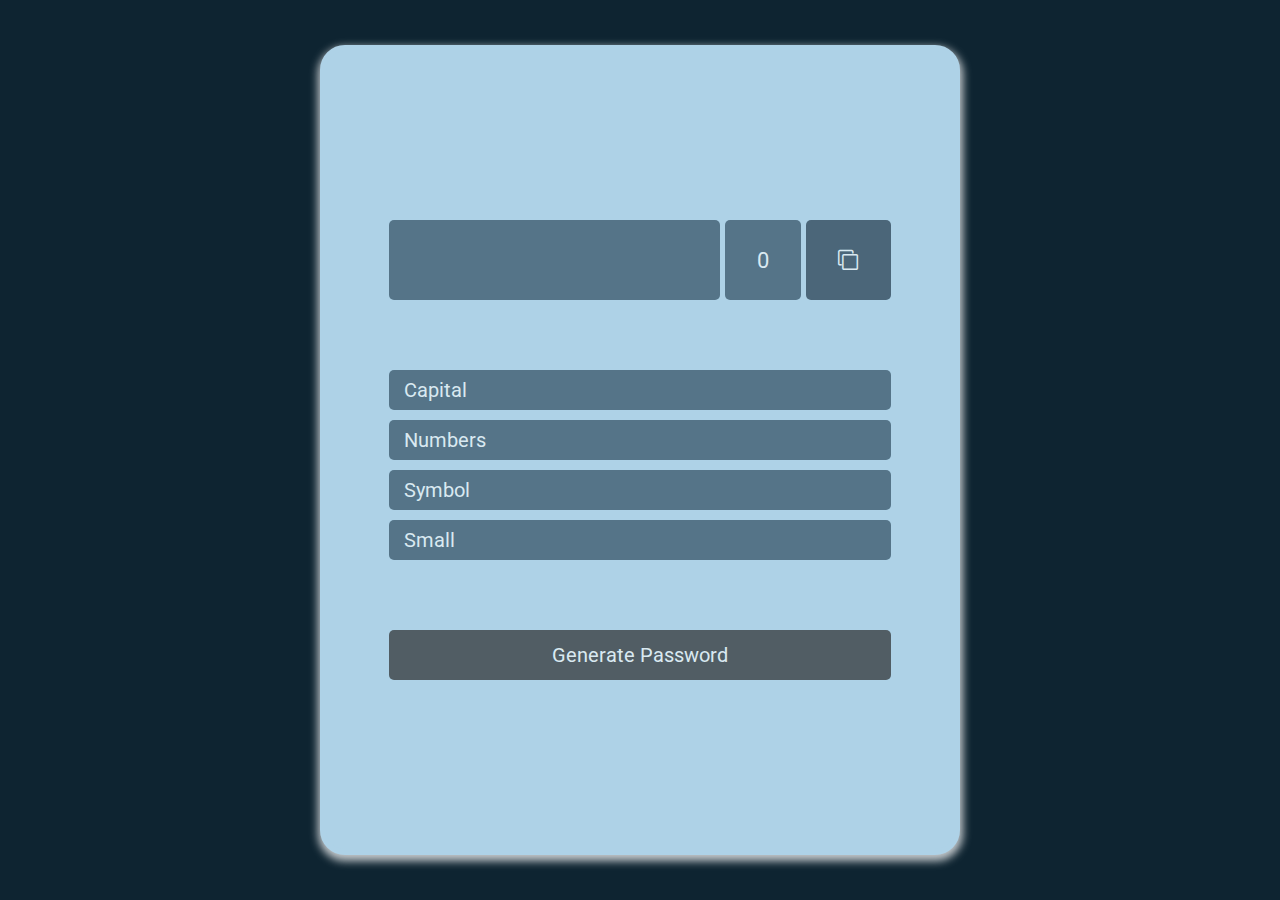
<file: genpassword/index.html>
<!DOCTYPE html>
<html>
<head>
	<meta charset="utf-8">
  <meta http-equiv="X-UA-Compatible" content="IE=edge">
  
	<title>Password generator</title>
	<link rel="stylesheet" href="style.css">
	<script src="https://cdnjs.cloudflare.com/ajax/libs/jquery/3.5.1/jquery.min.js"></script>
  <link rel="stylesheet" href="https://cdnjs.cloudflare.com/ajax/libs/font-awesome/4.7.0/css/font-awesome.min.css">
	
</head>
<body>


 <div class="main">

  <div class="top">
    <input type = "text" id = "output" readonly = "true">
    <input type = "text" value = "0" id = "char_num">
    <button onclick="copyFunction()"><i class="fa fa-clone"></i></button>
  </div>
 		

        <div class="options">
        	<ul>
                <li>
                  <input type="checkbox" id="capcheck">
                  <label for="capcheck">Capital</label>
                  <label for="numcheck" id="icon"></label>         
                </li>

        		<li>
        		 <input type="checkbox" id="numcheck">		
                 <label for="numcheck">Numbers</label>
                 <label for="numcheck" id="icon"></label> 
                </li>

        		<li>
        		  <input type="checkbox" id="symcheck">        		    
                <label for="symcheck">Symbol</label>
                <label for="numcheck" id="icon"></label> 
        		</li>

        		<li>
        		   <input type="checkbox" id="smcheck"> 		     
                <label for="smcheck">Small</label>
               <label for="numcheck" id="icon"></label> 
        		</li>
        	</ul>
        </div>

    <button onclick="generate()" id="password_generate">Generate Password</button>
 </div>


<script src="script.js"></script>
    
</body>
</html>
</file>
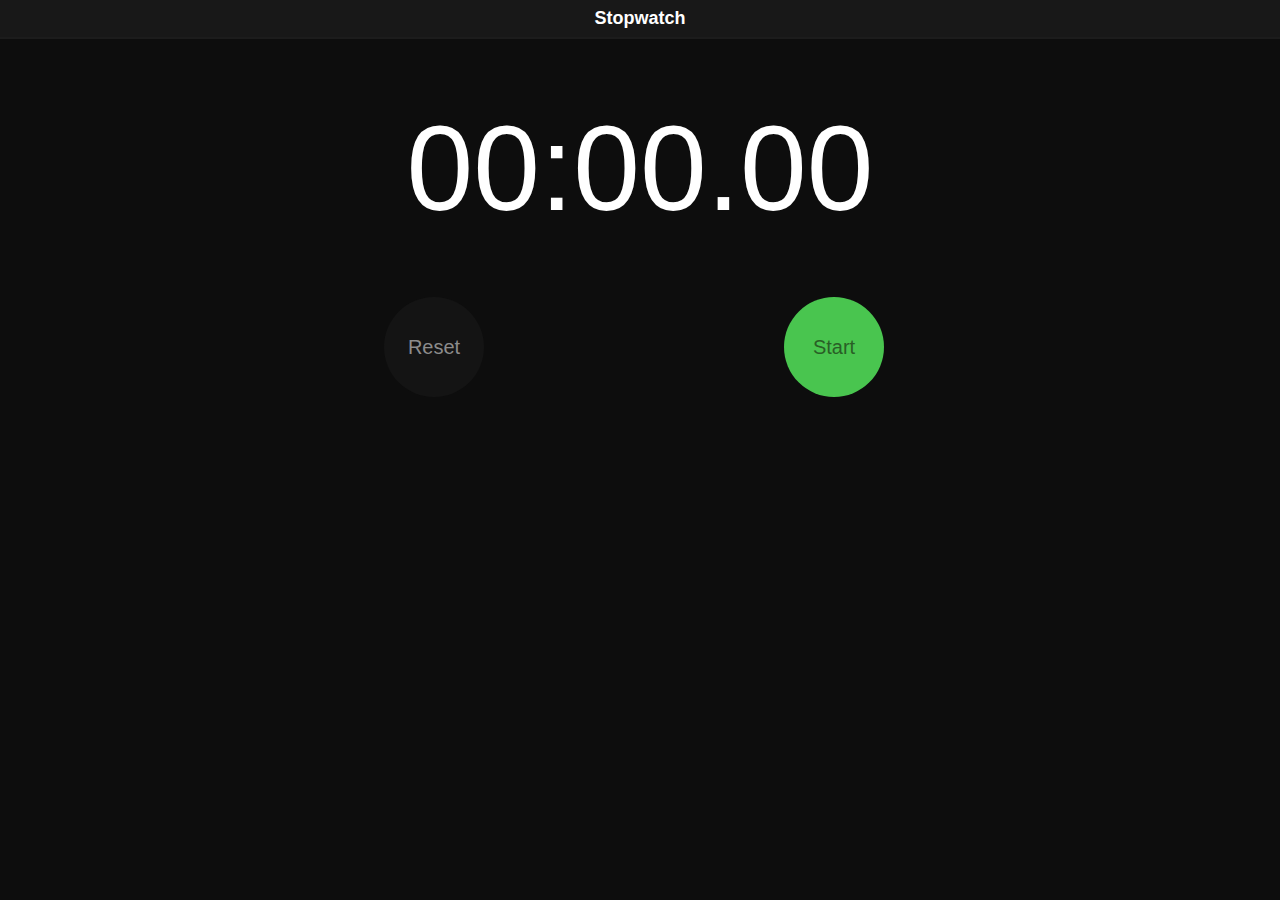
<file: stpwatch/index.html>
<!DOCTYPE html>
<html lang="en" dir="ltr">

  <head>
    <meta charset="UTF-8" />
    <title>Stopwatch</title>
    <link rel="stylesheet" href="styles.css" />
  </head>

  <body class="no-select">
    <div class="heading">
      <h1>Stopwatch</h1>
    </div>

    <div class="stopwatch-container">
      <span id="js--stopwatch" class="stopwatch"></span>
    </div>

    <div class="actions">
      <button id="jsstart" class="btn btn-green u-push-right"> Start </button>
      <button id="jsstop" class="btn btn-red u-push-right u-display-none"> Stop </button>
      <button id="jsreset" class="btn btn-default" disabled> Reset </button>
    </div>

    <script src="script.js"></script>
  </body>

</html>
</file>
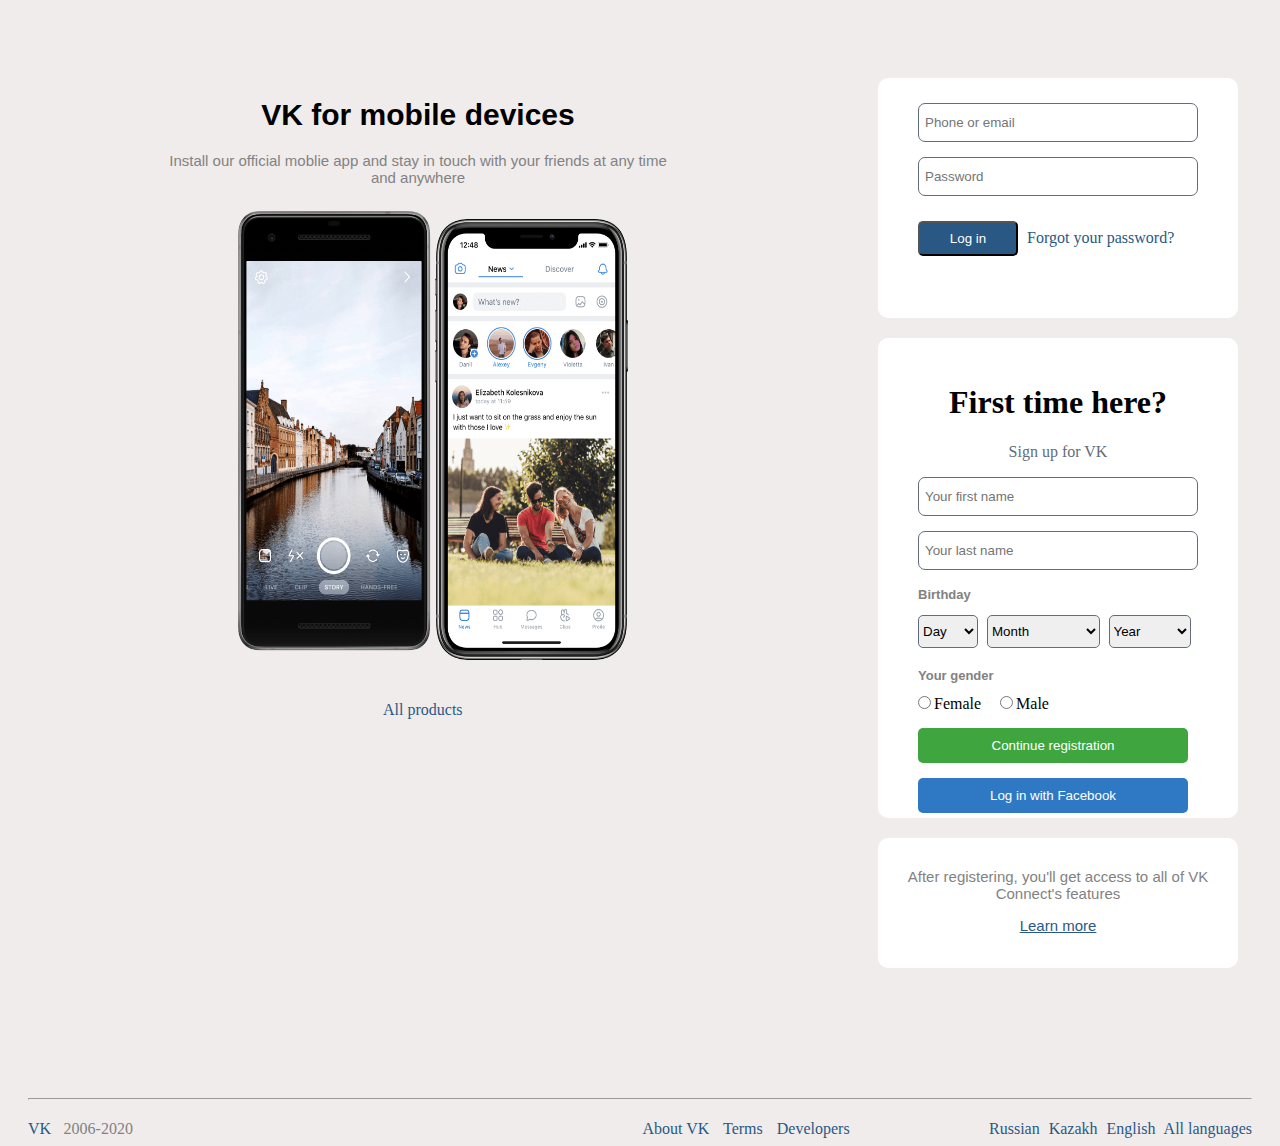
<file: vkdone/index.html>
<!DOCTYPE html>
<html>
    <head>
        <meta charset="utf-8"/>
        <link rel="stylesheet" type="text/css" href="vkvk.css" />
        <link rel="stylesheet" href="https://cdnjs.cloudflare.com/ajax/libs/font-awesome/4.7.0/css/font-awesome.min.css">
        <title>Welcome!|VK</title>
    </head>
    <body>

        <div id="mainBlock">
            <div id=leftAligned>
                <span id="head1"><h1>VK for mobile devices</h1></span>
                <span id="paragraph"><p style="color:#828282;">Install our official moblie app and stay in touch with your friends at any time <br/> and anywhere</p></span>
                <br/>
                
                <div id="images"> 
                    <span  id="img1">
                        <img src="sam.png" width="193" height="442" />
                        <br>
                        
                    </span  id="img2">
                    <span id="img2">
                        <img src="iph.png" width="193" height="442"/>
                        <br>
                        
                    </span>
                </div>
                <a href="" style="color: #2A5885; text-decoration: none; margin-left: 325px;" class="link">All products</a>
            </div>
            <span id="rightAligned">
                <div id="login">
                    <input type="text" placeholder="Phone or email" maxlength="30" class="size"/>
                    <input type="password" placeholder="Password" maxlength="30" class="size"/>
                    <input type="submit" value="Log in" id="logIn" /> 
                    <a href="" style="color: #2A5885; text-decoration: none;" class="link"> Forgot your password?</a>
                </div>
                <div id="signIn">
                    <span id="signUpTitle">
                        <h1>First time here?</h1>
                        <p style="color: #626D7A;">Sign up for VK</p>
                    </span>
                    <input type="text" placeholder="Your first name" maxlength="30" class="size"/>
                    <input type="text" placeholder="Your last name" maxlength="30" class="size"/>
                    <b style="color: #828282; margin-left: 15px; font-size: 13px;  font-family: 'Lucida Grande', Tahoma, Verdana, Arial, sans-serif;">Birthday</b>
                    <br/>
                    <select  name="day" id="selectDay" style = " margin-top: 12px;">
                        <option selected="selected">Day</option>
                            <option>1</option>
    						<option>2</option> 
    						<option>3</option> 
    						<option>4</option>
    						<option>5</option> 
    						<option>6</option> 
    						<option>7</option> 
    						<option>8</option>
    						<option>9</option> 
    						<option>10</option> 
    						<option>11</option> 
    						<option>12</option>
    						<option>13</option> 
    						<option>14</option> 
    						<option>15</option> 
    						<option>16</option> 
    						<option>17</option>
    						<option>18</option> 
    						<option>19</option> 
    						<option>20</option>
    						<option>21</option> 
    						<option>22</option> 
    						<option>23</option>
    						<option>24</option> 
    						<option>25</option> 
    						<option>26</option>
    						<option>27</option> 
    						<option>28</option> 
    						<option>29</option>
    						<option>30</option> 
    						<option>31</option> 
                    </select>
                    <select name="month" id="selectMonth">
                        <option selected="selected">Month</option>
                        <option>January</option>
                        <option>February</option> 
                        <option>March</option>
                        <option>April</option> 
                        <option>May</option> 
                        <option>June</option>
                        <option>July</option> 
                        <option>August</option> 
                        <option>September</option>
                        <option>October</option> 
                        <option>November</option> 
                        <option>December</option>
                    </select>
                    <select name="year" id="selectYear">
                        <option selected="selected">Year</option>
                            <option>2006</option> 
    						<option>2005</option> 
    						<option>2004</option> 
    						<option>2003</option> 
    						<option>2002</option> 
    						<option>2001</option> 
    						<option>2000</option> 
    						<option>1999</option> 
    						<option>1998</option> 
    						<option>1997</option> 
    						<option>1996</option> 
    						<option>1995</option> 
    						<option>1994</option> 
    						<option>1993</option> 
    						<option>1992</option> 
    						<option>1991</option> 
    						<option>1990</option> 
    						<option>1989</option> 
    						<option>1988</option> 
    						<option>1987</option> 
    						<option>1986</option> 
    						<option>1985</option> 
    						<option>1984</option> 
    						<option>1983</option> 
    						<option>1982</option> 
    						<option>1981</option> 
    						<option>1980</option> 
    						<option>1979</option> 
    						<option>1978</option> 
    						<option>1977</option> 
    						<option>1976</option> 
    						<option>1975</option> 
    						<option>1974</option> 
    						<option>1973</option> 
    						<option>1972</option> 
    						<option>1971</option> 
    						<option>1970</option> 
    						<option>1969</option> 
    						<option>1968</option> 
    						<option>1967</option>
    						<option>1966</option> 
    						<option>1965</option> 
    						<option>1964</option> 
    						<option>1963</option>
    						<option>1962</option> 
    						<option>1961</option> 
    						<option>1960</option> 
    						<option>1959</option>
    						<option>1958</option> 
    						<option>1957</option> 
    						<option>1956</option> 
    						<option>1955</option> 
    						<option>1953</option>
    						<option>1952</option> 
    						<option>1951</option> 
    						<option>1950</option>
    						<option>1949</option> 
    						<option>1948</option> 
    						<option>1947</option>
    						<option>1946</option> 
    						<option>1945</option> 
    						<option>1944</option>
    						<option>1943</option> 
    						<option>1942</option> 
    						<option>1941</option>
    						<option>1940</option> 
    						<option>1939</option> 
    						<option>1938</option> 
    						<option>1937</option> 
    						<option>1936</option> 
    						<option>1935</option>
    						<option>1934</option> 
    						<option>1933</option> 
    						<option>1932</option> 
    						<option>1931</option>
    						<option>1930</option> 
    						<option>1929</option> 
    						<option>1928</option> 
    						<option>1927</option>
    						<option>1926</option> 
    						<option>1925</option> 
    						<option>1924</option> 
    						<option>1923</option> 
    						<option>1922</option>
    						<option>1921</option> 
    						<option>1920</option> 
    						<option>1919</option>
    						<option>1918</option> 
    						<option>1917</option> 
    						<option>1916</option>
    						<option>1915</option> 
    						<option>1914</option> 
    						<option>1913</option>
    						<option>1912</option> 
    						<option>1911</option> 
    						<option>1910</option>
    						<option>1909</option> 
    						<option>1908</option> 
    						<option>1907</option> 
    						<option>1906</option>
    						<option>1905</option> 
    						<option>1904</option> 
    						<option>1903</option>
    						<option>1902</option> 
                    </select>
                    <br>
                    <br>
                    <b style="color: #828282; margin-left: 15px; font-size: 13px;  font-family: 'Lucida Grande', Tahoma, Verdana, Arial, sans-serif; ">Your gender</b>
                    <br>
                    <input type="radio" name="gender" id="female" style="margin-left: 15px; margin-top: 12px;"/><label for="female">Female</label>
                    <input type="radio" name="gender" id="male"  style="margin-left: 15px;"/><label for="male">Male</label>
                    <input type="submit" value="Continue registration" id="button1"/>
                    <input type="submit" value="Log in with Facebook" id="button2"/>
                </div>
                <div id="info">
                    <p style="color: #828282; font-size: 15px;  font-family: 'Lucida Grande', Tahoma, Verdana, Arial, sans-serif; ">After registering, you'll get access to all of VK Connect's features</p>
                    <a href="" style="color: #2A5885;  font-size: 15px;  font-family: 'Lucida Grande', Tahoma, Verdana, Arial, sans-serif;" class="link">Learn more</a>
                </div>
            </span>
        </div>
        <hr style="margin: 20px"/>
        <div id="footer">
            <a href="" style="color: #2A5885; text-decoration: none; margin-left: 20px; float: left;">VK</a>
            <i class="far fa-copyright"></i><span style="color:#828282;">2006-2020</span>
            <a href="" style="color: #2A5885; text-decoration: none; margin-left: 40%; margin-right: 10px;" class="link">About VK</a>
            <a href="" style="color: #2A5885; text-decoration: none; margin-right: 10px;" class="link">Terms</a>
            <a href="" style="color: #2A5885; text-decoration: none;" class="link">Developers</a>
            <span style="margin-right: 20px; float: right;">
                <a href="" style="color: #2A5885; text-decoration: none; margin-right: 5px;" class="link">Russian</a>
                <a href="" style="color: #2A5885; text-decoration: none; margin-right: 5px;" class="link">Kazakh</a>
                <a href="" style="color: #2A5885; text-decoration: none; margin-right: 5px;" class="link">English</a>
                <a href="" style="color: #2A5885; text-decoration: none;" class="link">All languages</a>
            </span>
        </div>
    </body>
</html>
</file>
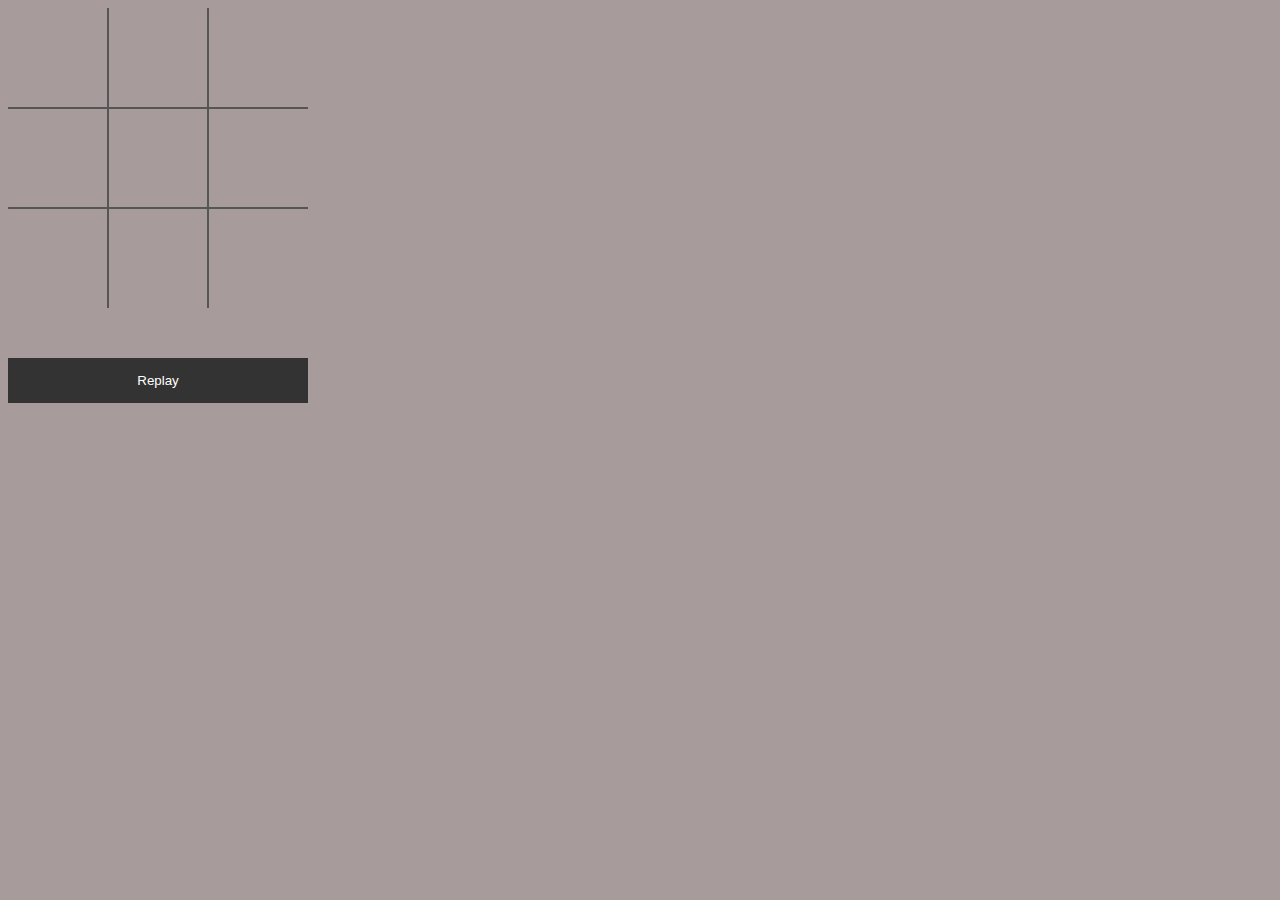
<file: tictactoe_withbot/simple/index.html>
<!DOCTYPE html>
<html>
<head>
  <meta charset="utf-8" />
  <meta http-equiv="X-UA-Compatible" content="IE=edge">
  <title>Tic Tac Toe</title>
  <meta name="viewport" content="width=device-width, initial-scale=1">
  <link rel="stylesheet" type="text/css" media="screen" href="main.css" />
</head>
<body>

  <table>
    <tr>
      <td class="cell" id="0"></td>
      <td class="cell" id="1"></td>
      <td class="cell" id="2"></td>
    </tr>
    <tr>
      <td class="cell" id="3"></td>
      <td class="cell" id="4"></td>
      <td class="cell" id="5"></td>
    </tr>
    <tr>
      <td class="cell" id="6"></td>
      <td class="cell" id="7"></td>
      <td class="cell" id="8"></td>
    </tr>
  </table>

  <button onClick="onStartGame()">
    Replay
  </button>

  <div class="end-game">
    <div class="text"></div>
  </div>

  <!-- <script src="simpleAi.js"></script> -->
  <script src="smartAi.js"></script>
</body>
</html>
</file>
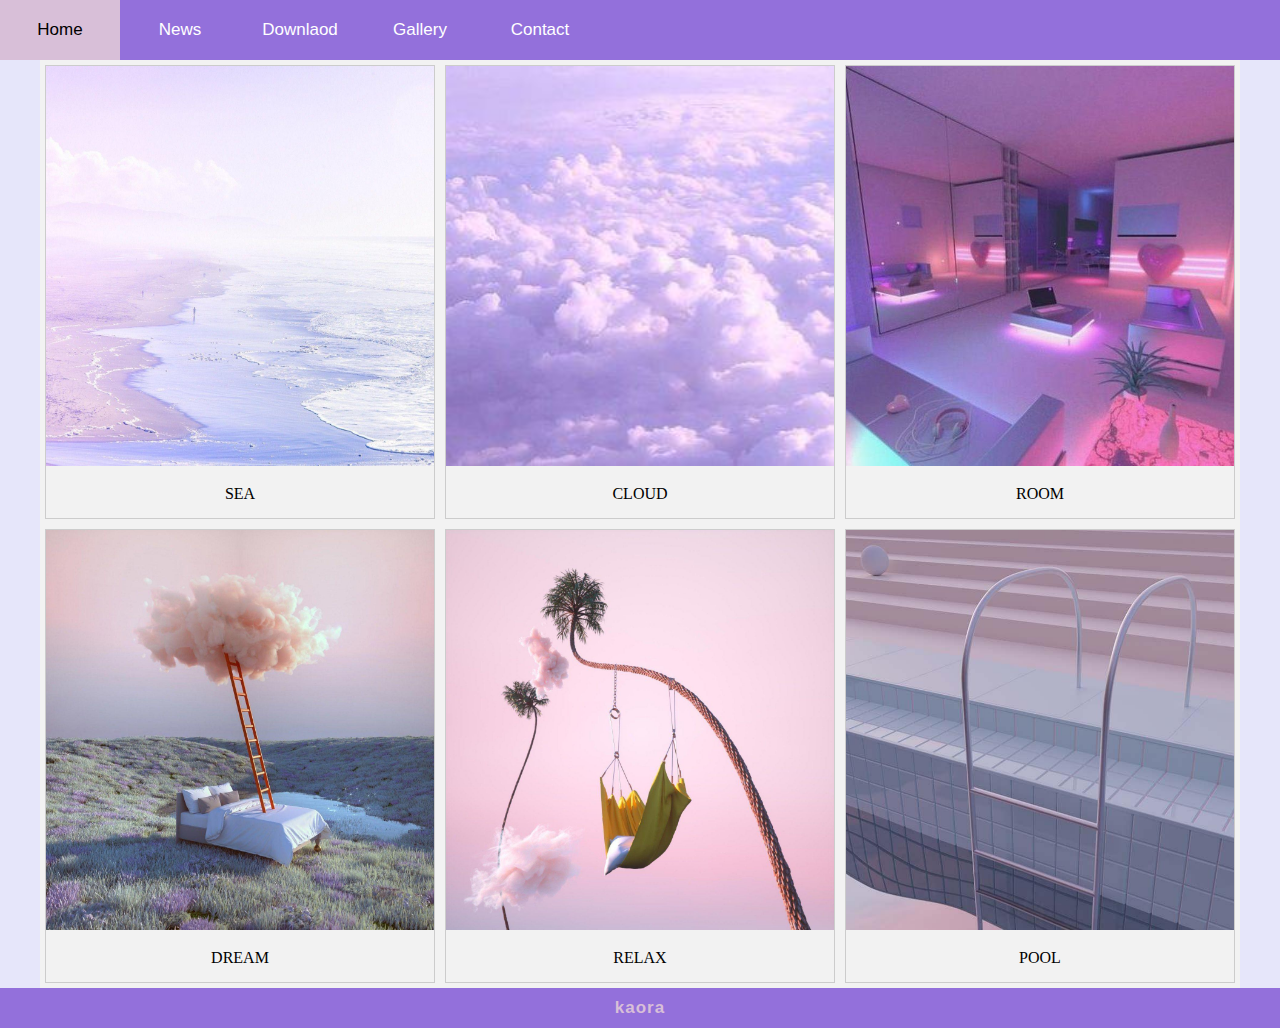
<file: gallery/gallery.html>
<!DOCTYPE html>
<html>
    <head>
        <title>
            My Gallery!!!
        </title>
        <style>
            *{
                box-sizing: border-box;
            }
            body{
                margin: 0;
                background:#E6E6FA;
            }
            nav{
                background: #9370DB;
                width: 100%;
                overflow: auto;
            }
            ul{
                margin: 0;
                padding: 0;
                list-style: none;
            }
            li{
                float: left;
            }
            nav a{
                width: 120px;
                display:block;
                text-decoration: none;
                text-align: center;
                background: #9370DB;
                font-size: 17px;
                color: white;
                padding: 20px 10px;
                font-family: Arial, Helvetica, sans-serif;
            }
            nav a:hover{
                background: #D8BFD8;
                color: black;
            }
            .container{
                max-width: 1200px;
                margin: auto;
                background: #f2f2f2;
                overflow: auto;
            }
            .gallery{
                margin: 5px;
                border: 1px solid #cccccc;
                float: left;
                width: 390px;
            }
            .gallery img{
                width: 100%;
                height: 400px;
            }
            .desc{
                padding: 15px;
                text-align: center;
            }
            footer{
                padding: 10px;
                font-size: 17px;
                font-weight: bold;
                text-align: center;
                background: #9370DB;
                color: #D8BFD8;
                font-family: Arial, Helvetica, sans-serif;
                letter-spacing: 1px;
            }
        </style>
    </head>
    <body>
        <nav>
            <ul>
                <li><a href = '#'> Home </a></li>
                <li><a href = '#'> News </a></li>
                <li><a href = '#'> Downlaod </a></li>
                <li><a href = '#'> Gallery </a></li>
                <li><a href = '#'> Contact </a></li>
                <li><a href = '#'>  </a></li>
            </ul>
        </nav>
        <div class="container">

            <div class="gallery">
                <img src="file/more.jpg" alt="atmo">
                <div class="desc"> SEA </div>
            </div>

            <div class="gallery">
                <img src="file/oblako.jpg" alt="ooo">
                <div class="desc"> CLOUD </div>
            </div>

            <div class="gallery">
                <img src="file/komnatka.jpg" alt="nnn">
                <div class="desc"> ROOM </div>
            </div>

            <div class="gallery">
                <img src="file/krovat.jpg" alt="aaa">
                <div class="desc"> DREAM </div>
            </div>

            <div class="gallery">
                <img src="file/otdyh.jpg" alt="mmm">
                <div class="desc"> RELAX </div>
            </div>

            <div class="gallery">
                <img src="file/bassein.jpg" alt="ttt">
                <div class="desc"> POOL </div>
            </div>
            
        </div>
        <footer>
            kaora
        </footer>
    </body>
</html>
</file>
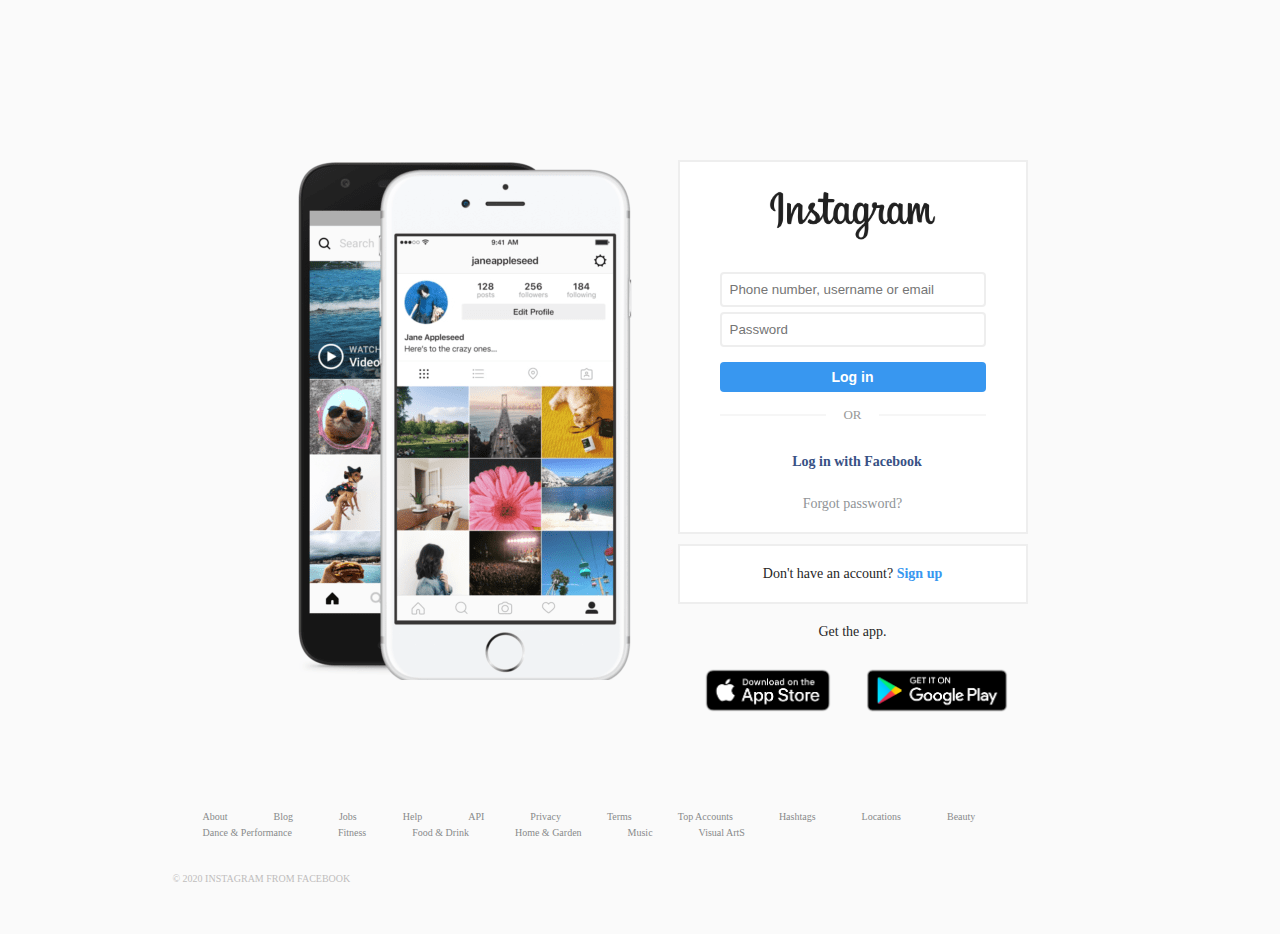
<file: instaproject/insta.html>
<!doctype html>
<html lang="en">
    <html lang="en" class="no-js not-logged-in client-root">
        <head>
            <meta charset="utf-8">
            <meta http-equiv="X-UA-Compatible" content="IE=edge">
            <link rel="stylesheet" href="project.css">
            <title>
    Instagram
    </title>
<body>
    <div id="concon">
        <div class="container">
            <div class="tell"></div>

            <div class="action">
                <form action="">
                    <div class="logo">
                        <img src="logo.png">
                    </div>

                    <input placeholder="Phone number, username or email">
                    <input placeholder="Password">


                    <button class="loginbut">Log in</button>
                    <span class="-or-">OR</span>
                    <a class="face" href="#">
                        <i class="book"></i> Log in with Facebook
                    </a>
                    <a class="password-reset" href="#">Forgot password?</a>
                </form>
                <div class="sign_up">
                    Don't have an account? <a href="#">Sign up</a>
                </div>
                <div class="get-the-up">
                    <span>Get the app.</span>
                    <div class="icons">
                        <img src="store.png" alt="store">
                        <img src="play.png" alt="play">
                    </div>
                </div>
            </div>

        </div>

        <footer>
            <div class="container">
                <nav class="footer-nav">
                    <ul>
                        <li>
                            <a href="#">About</a>
                        </li>
                        <li>
                            <a href="#">Blog</a>
                        </li>
                        <li>
                            <a href="#">Jobs</a>
                        </li>
                        <li>
                            <a href="#">Help</a>
                        </li>
                        <li>
                            <a href="#">API</a>
                        </li>
                        <li>
                            <a href="#">Privacy</a>
                        </li>
                        <li>
                            <a href="#">Terms</a>
                        </li>
                        <li>
                            <a href="#">Top Accounts</a>
                        </li>
                        <li>
                            <a href="#">Hashtags</a>
                        </li>
                        <li>
                            <a href="#">Locations</a>
                        </li>
                        <li>
                            <a href="#">Beauty</a>
                        </li>
                        <li>
                            <a href="#">Dance & Performance</a>
                        </li>
                        <li>
                            <a href="#">Fitness</a>
                        </li>
                        <li>
                            <a href="#">Food & Drink</a>
                        </li>
                        <li>
                            <a href="#">Home & Garden</a>
                        </li>
                        <li>
                            <a href="#">Music</a>
                        </li>
                        <li>
                            <a href="#">Visual ArtS</a>
                        </li>
                    </ul>
                </nav>
                <div class="note"> &copy  2020 INSTAGRAM FROM FACEBOOK</div>
            </div>
        </footer>

    </div>

</body>
</html>
</file>
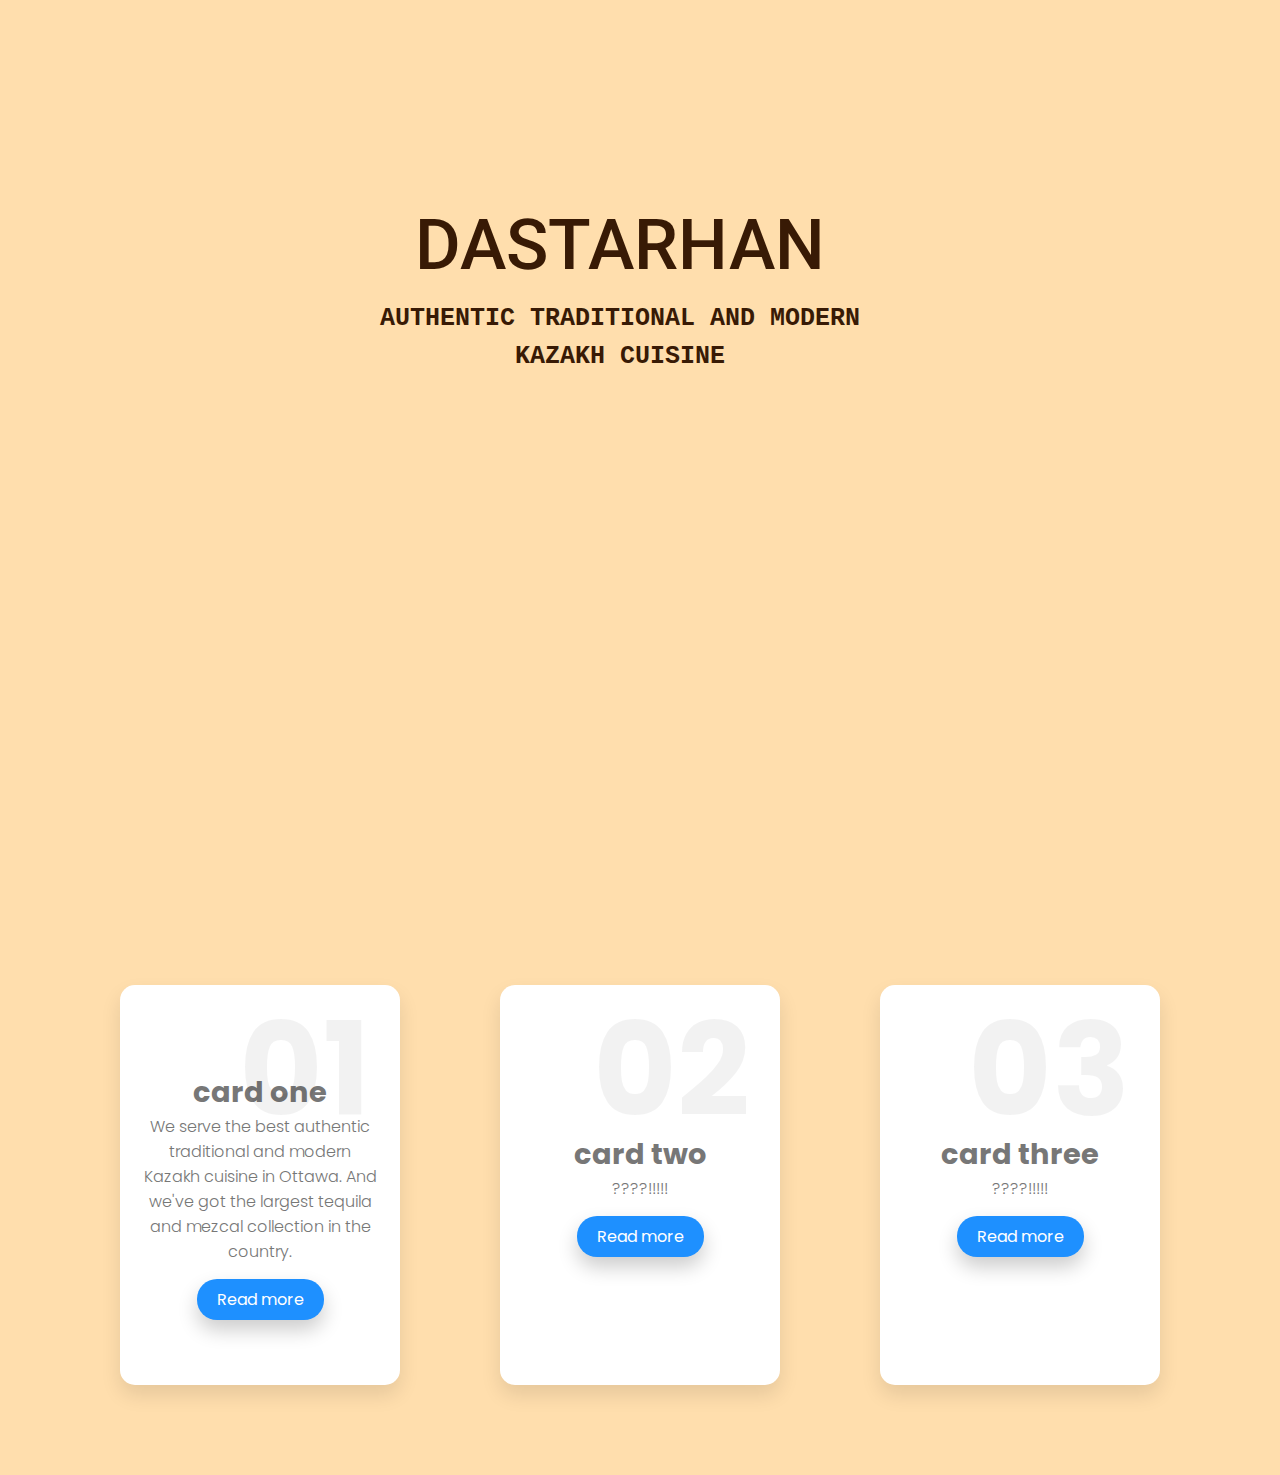
<file: landingpage/land.html>
<!DOCTYPE html>
<html lang="en">
    <head>
        <meta charset="UTF-8">
        <link href="https://fonts.googleapis.com/css2?family=Cardo:ital@1&family=Crimson+Text:wght@400;600&family=IM+Fell+DW+Pica:ital@1&family=Roboto:wght@500&display=swap" rel="stylesheet">
        <title> qazaq </title>
        <link rel="stylesheet" type="text/css" href="page.css">
    </head>

    <body>
    <header>

     <!-------   <nav class="fixed-nav-bar">
            <div id="menu" class="menu">

              <a class="show" href="#menu">Menu</a><a class="hide" href="#hidemenu">Menu</a>
              <ul class="menu-items">
                <li><a href="//sixrevisions.com">About</a></li>
                <li><a href="https://sales.resdiary.com/canada/">Reserve</a></li>
                <li><a href="https://www.instagram.com/">Instagram</a></li>
                <li><a href="https://twitter.com/home">Twitter</a></li>
                <li><a href="https://www.facebook.com/">Facebook</a></li>
            </ul>
            </div>
          </nav>    ----------->
         
         
        <div class="intro">
            <div class="container" style="width: 850px">
                <div class="intro__inner"> 
                    <h1 class="central__title" >DASTARHAN</h1>
                    <h2 class="intro__suptitle">AUTHENTIC TRADITIONAL AND MODERN KAZAKH CUISINE</h2>
                </div>
            </div>
        </div>

        

        <div class="contcont">
            <div class="card">
                <div class="box">
                    <div class="content">
                        <h2> 01 </h2>
                        <h3> card one </h3>
                        <p>
                            We serve the best authentic traditional and modern Kazakh cuisine in Ottawa. And we've got the largest tequila and mezcal collection in the country.
                        </p>
                        <a href="#"> Read more </a>
                    </div>
                </div>
            </div>

            <div class="card">
                <div class="box">
                    <div class="content">
                        <h2> 02 </h2>
                        <h3> card two </h3>
                        <p>
                            ????!!!!!
                        </p>
                        <a href="#"> Read more </a>
                    </div>
                </div>
            </div>
            
            <div class="card">
                <div class="box">
                    <div class="content">
                        <h2> 03 </h2>
                        <h3> card three </h3>
                        <p>
                            ????!!!!!
                        </p>
                        <a href="#"> Read more </a>
                    </div>
                </div>
            </div>
        </div>
    </header>

    </body>
</html>
</file>
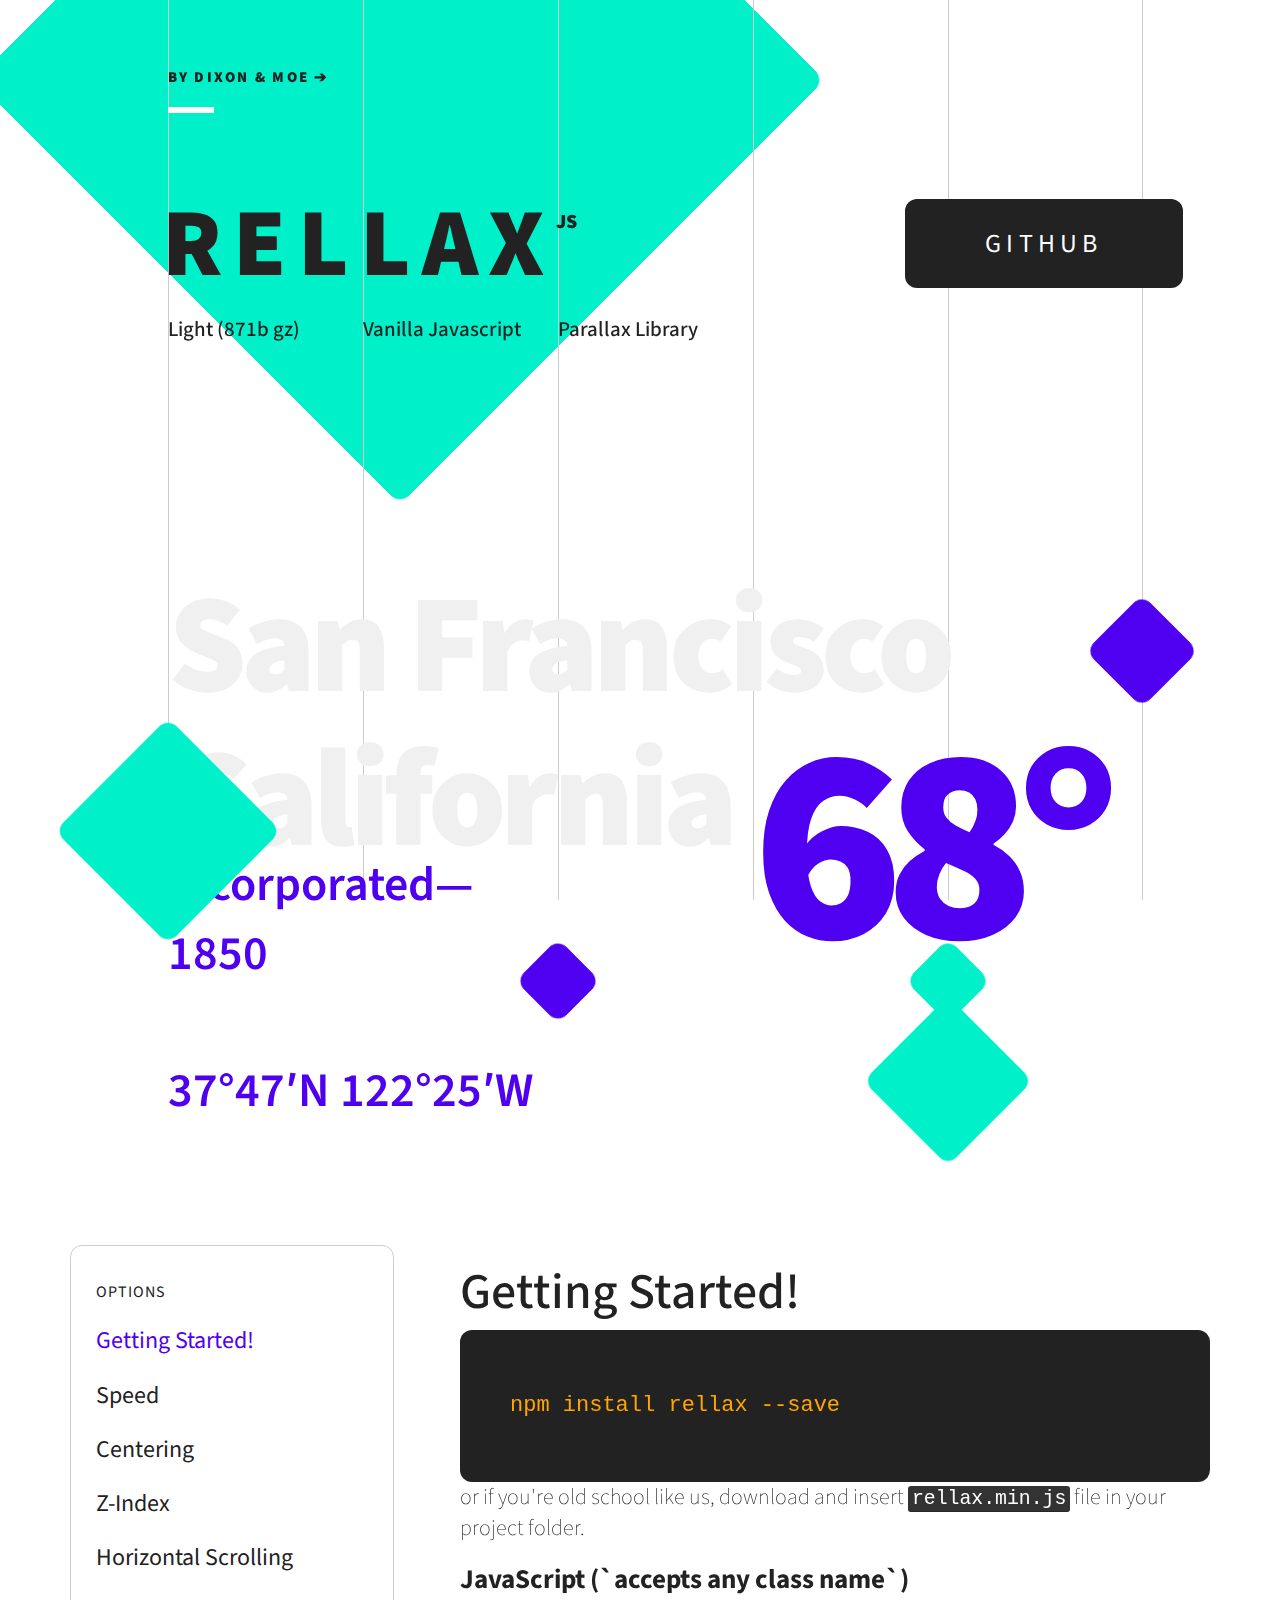
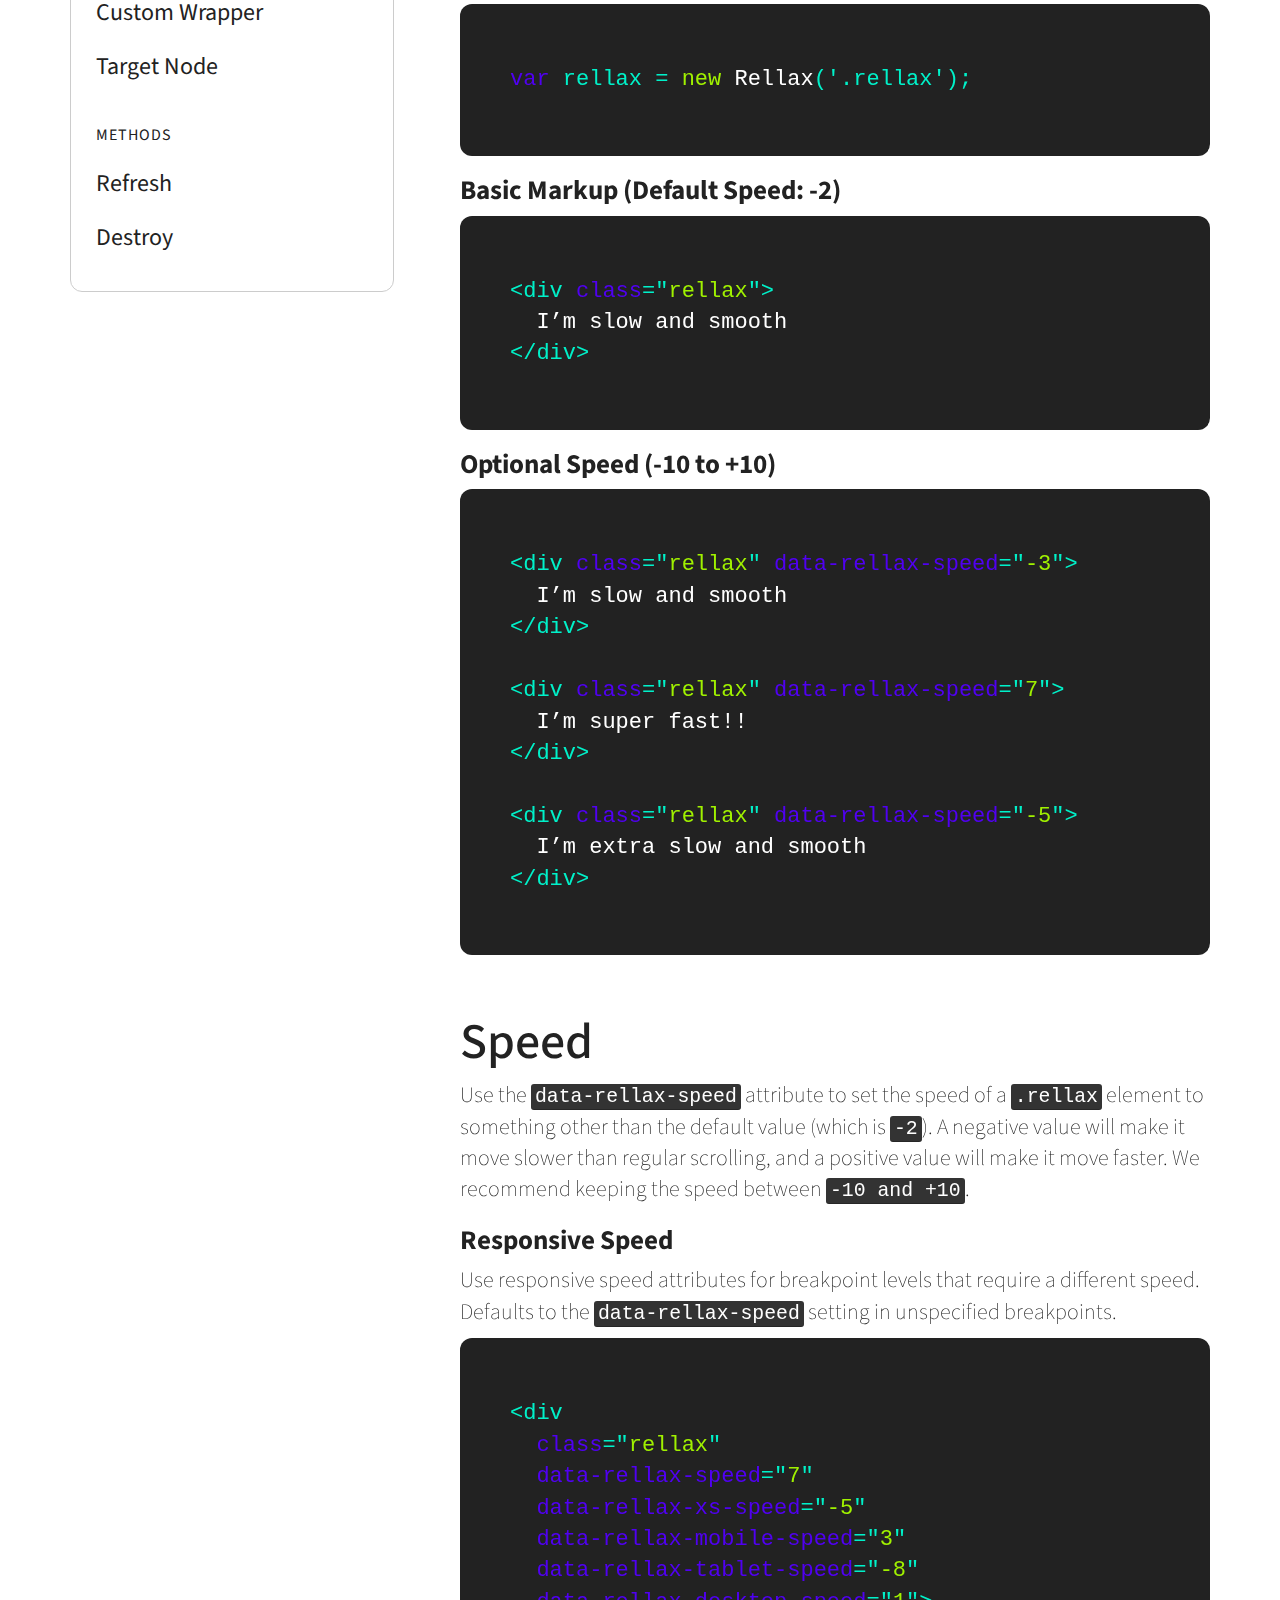
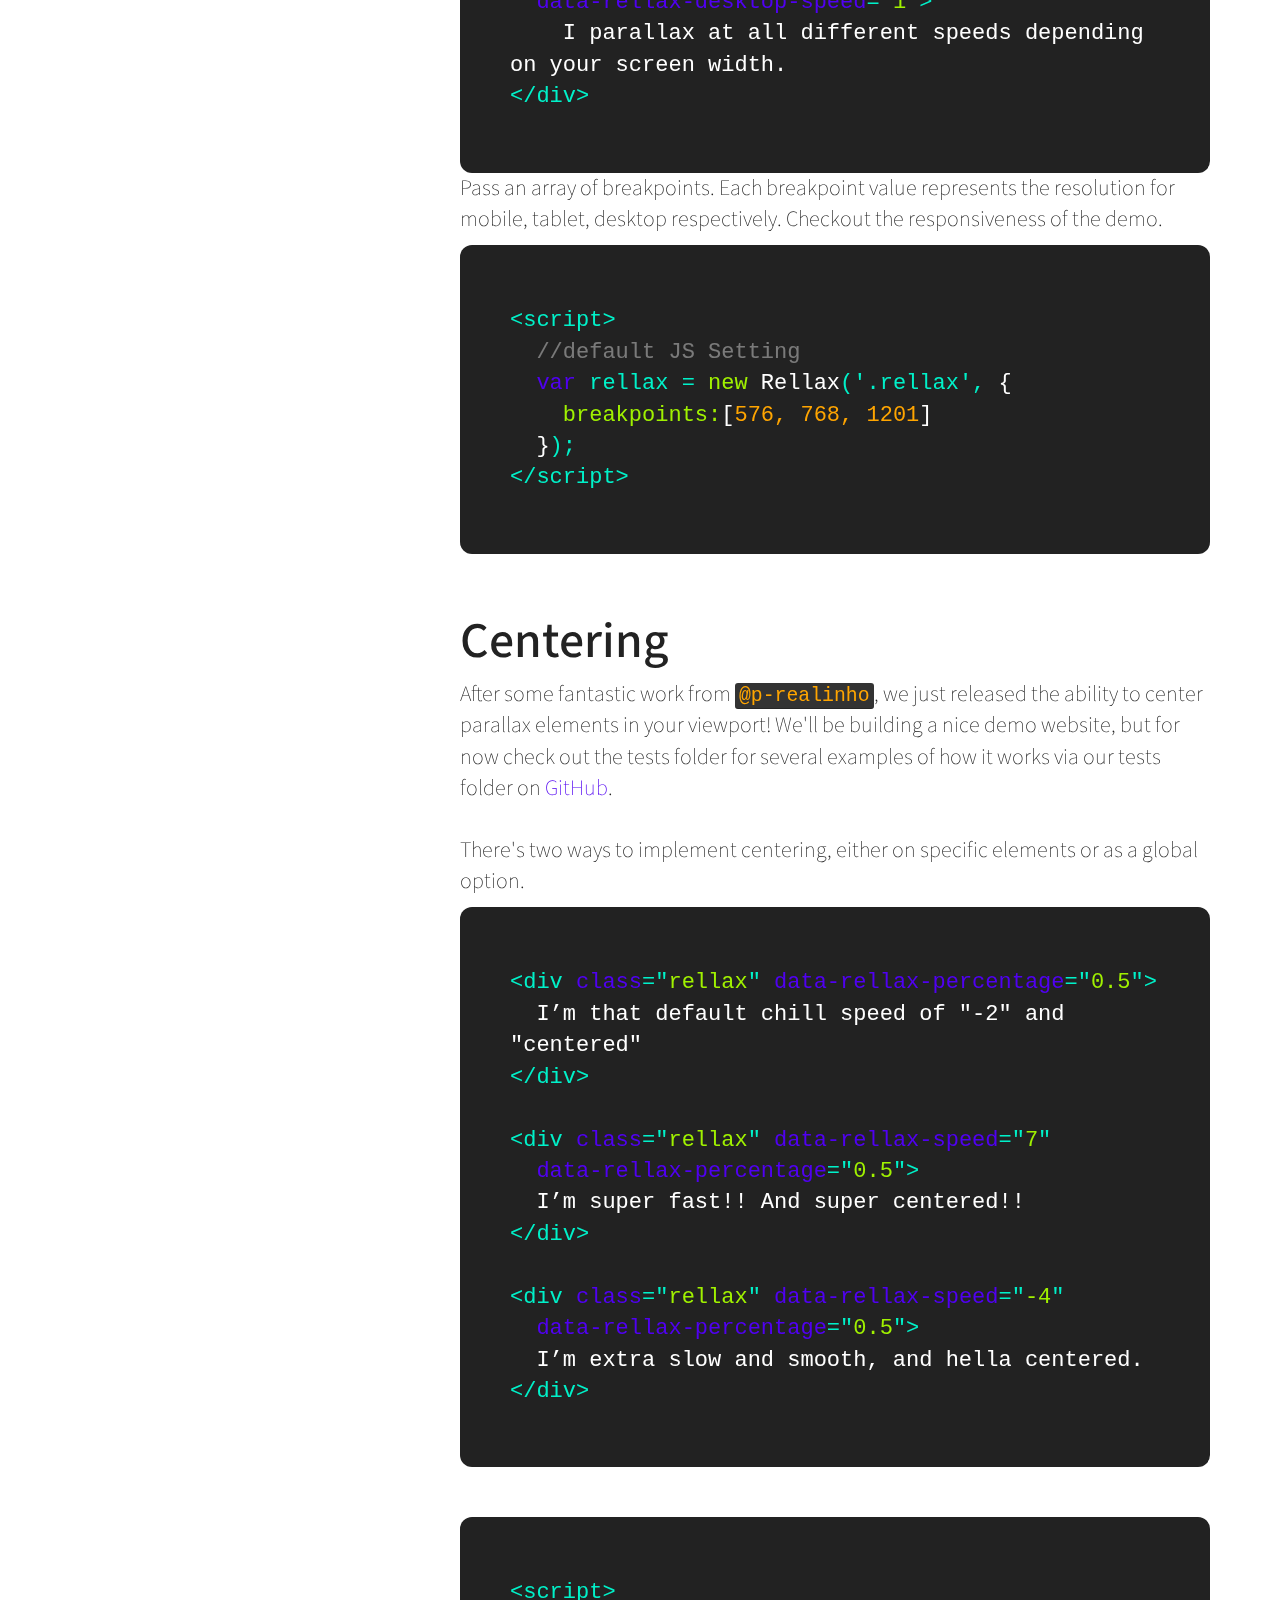
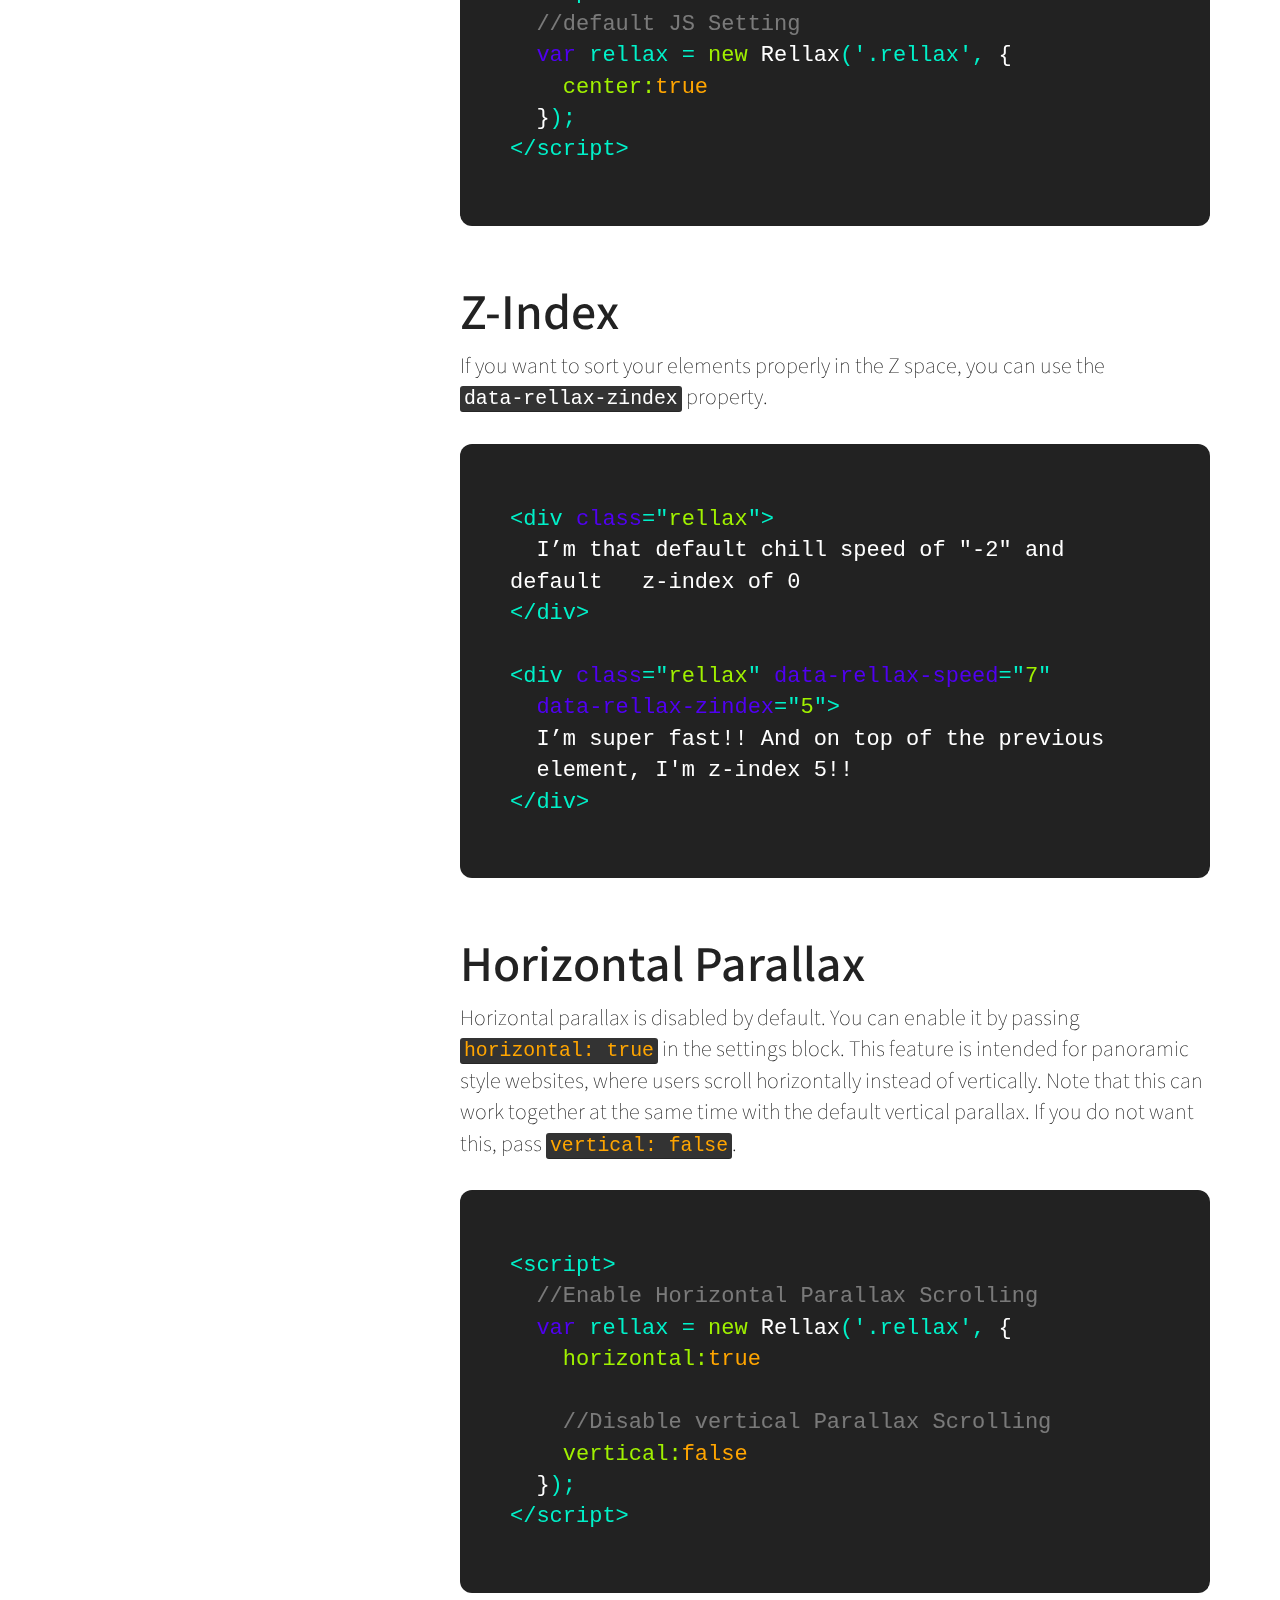
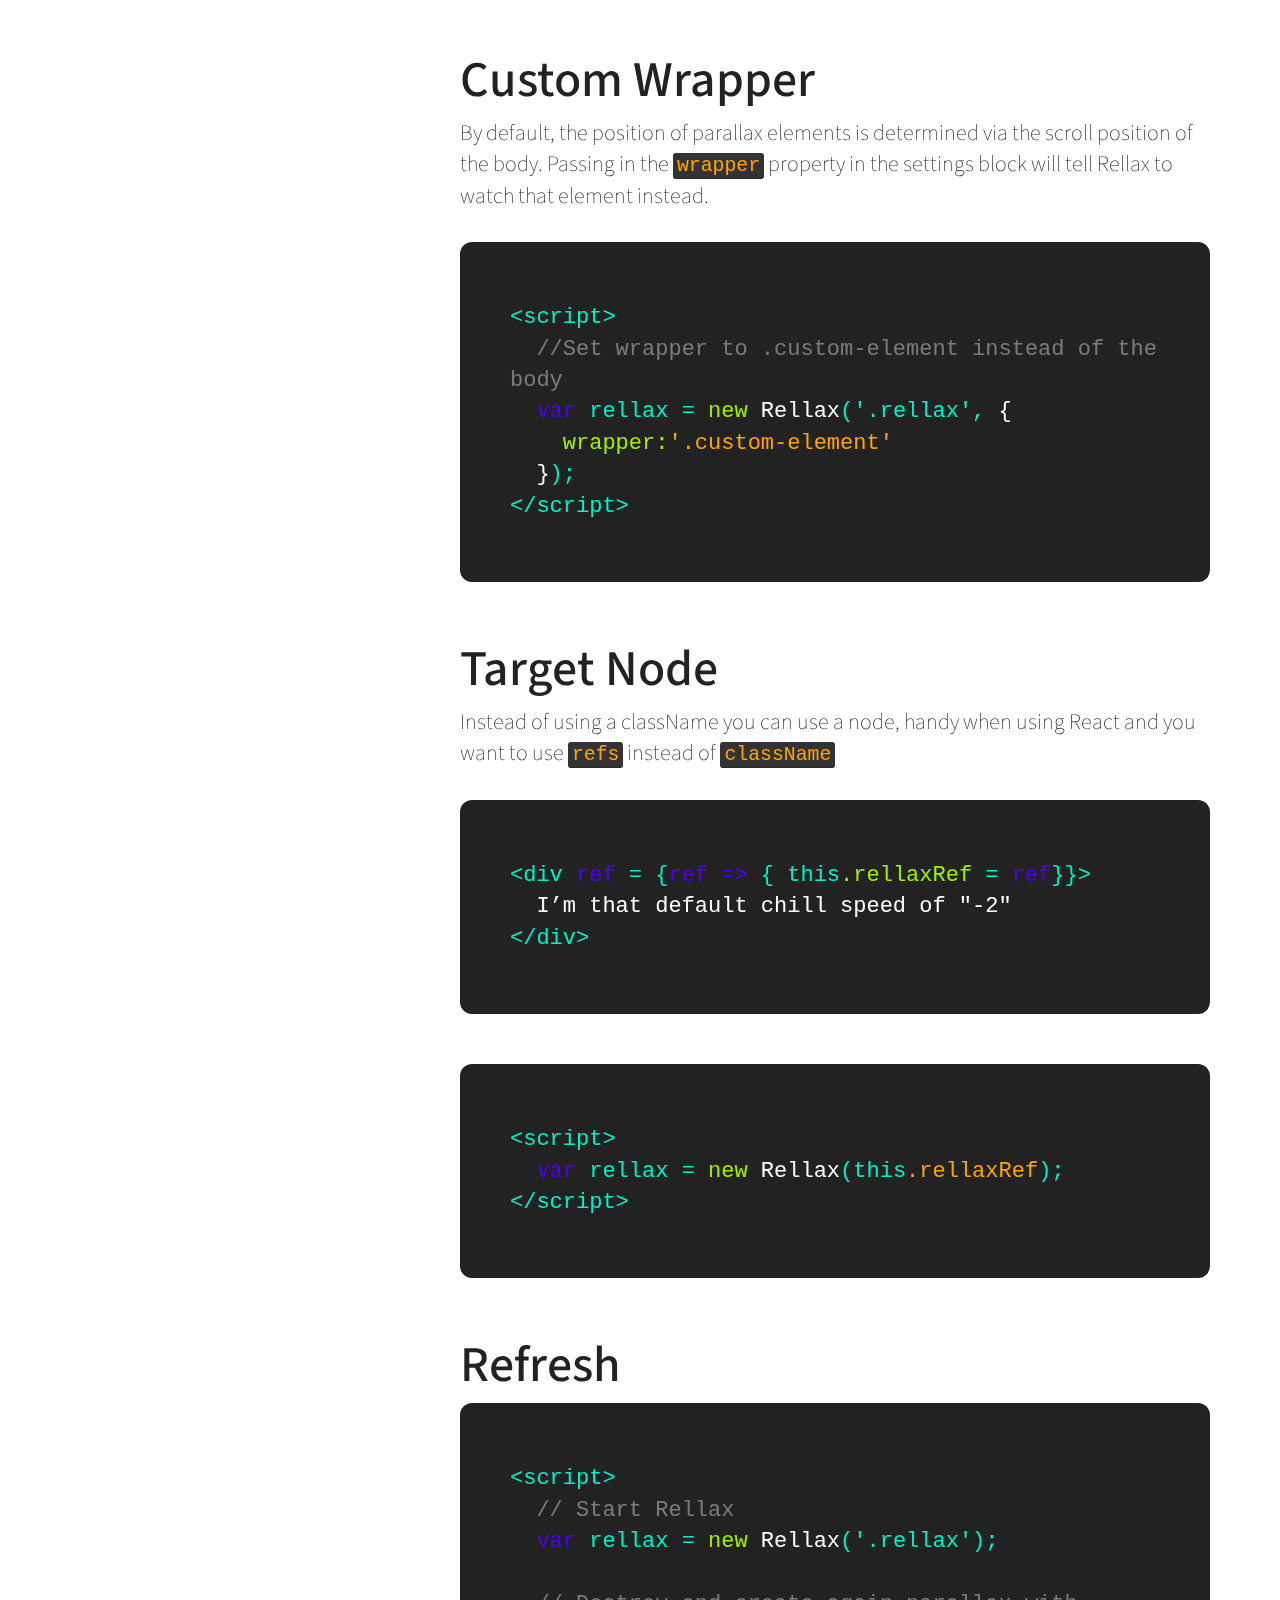
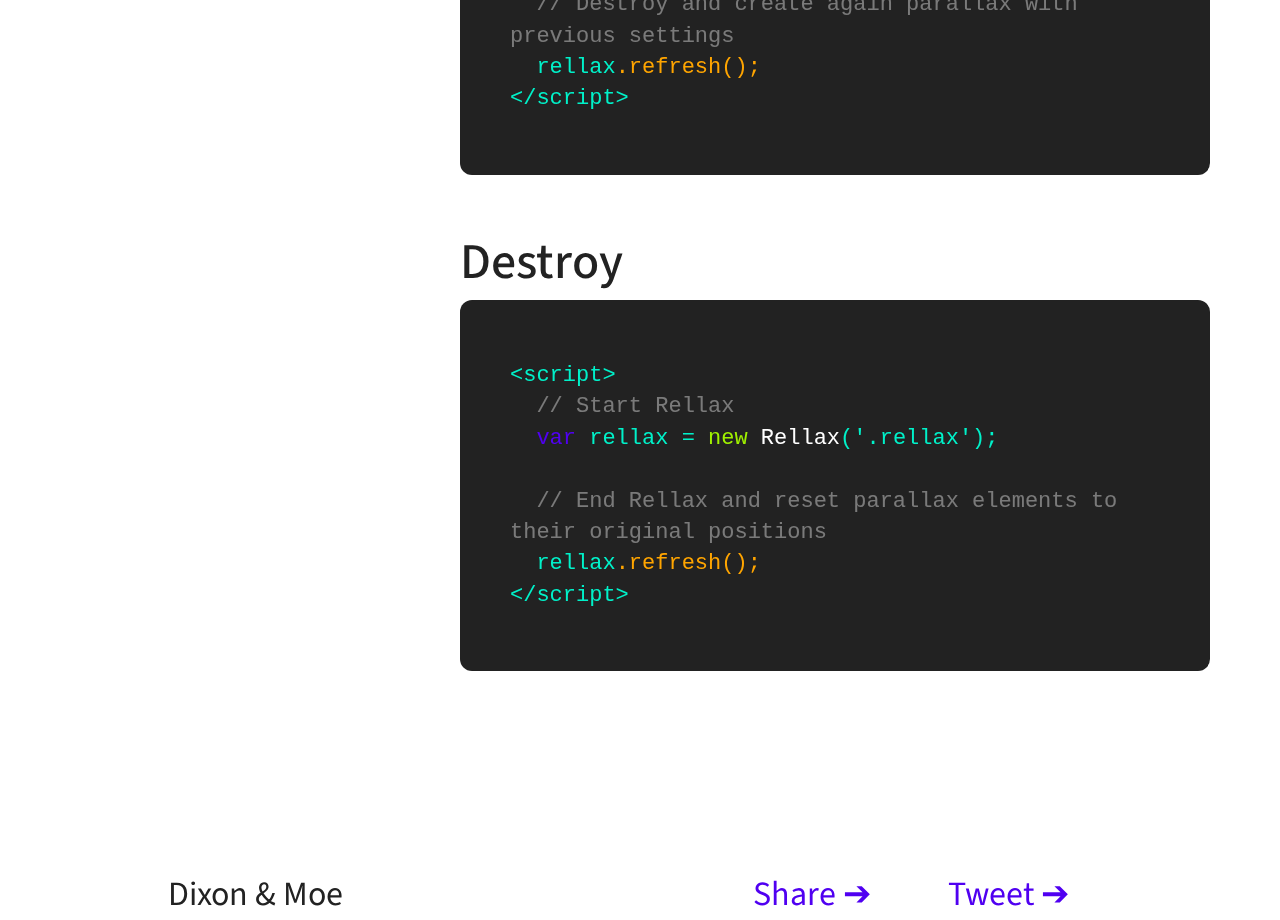
<file: landingpage/midkawebka/js/rellax-master/demo.html>
<!DOCTYPE html>
<html lang="en">

<head>
  <meta charset="utf-8">
  <meta http-equiv="X-UA-Compatible" content="IE=edge,chrome=1">
  <title>Vanilla Javascript Parallax Library - Rellax.js</title>
  <meta name="description" content="">
  <meta name="viewport" content="width=device-width">

  <link href='https://fonts.googleapis.com/css?family=Source+Sans+Pro:600,700,900' rel='stylesheet' type='text/css'>

  <!-- Booooooootstrap -->
  <link rel="stylesheet" href="css/bootstrap.min.css">


  <!-- Styles -->
  <link rel="stylesheet" type="text/css" href="css/main.css">

  <!--[if lt IE 9]>
    <script src="//html5shiv.googlecode.com/svn/trunk/html5.js"></script>
    <script>window.html5 || document.write('<script src="js/vendor/html5shiv.js"><\/script>')</script>
    <![endif]-->
</head>

<body>
  <div class="grid">
    <div class="container">
      <div class="row">
        <div class="col-md-offset-1 col-md-2">
          <div class="grid-line"></div>
        </div>
        <div class="col-md-2">
          <div class="grid-line"></div>
        </div>
        <div class="col-md-2">
          <div class="grid-line"></div>
        </div>
        <div class="col-md-2">
          <div class="grid-line"></div>
        </div>
        <div class="col-md-2">
          <div class="grid-line" style="margin-right:-30px;border-right:1px solid #ccc"></div>
        </div>
      </div>
    </div>
  </div>

  <div class="fixed-top rellax" data-rellax-speed="-2" data-rellax-xs-speed="-5" data-rellax-mobile-speed="3"
    data-rellax-tablet-speed="-8" style="transform: rotate(45deg);">
  </div>

  <main class="main">
    <header>
      <div class="container">
        <div class="row">
          <div class="col-md-offset-1 col-md-11">
            <a href="http://dixonandmoe.com/">
              <h2>BY DIXON & MOE <span>➔</span></h2>
            </a>
            <div class="white-block"></div>
          </div>
        </div>
        <div class="title">
          <div class="row">
            <div class="col-md-offset-1 col-md-6">
              <h1>RELLAX<span>JS</span></h1>
            </div>
            <div class="col-md-4 text-right">
              <a href="https://github.com/dixonandmoe/rellax">GITHUB</a>
            </div>
          </div>
        </div>
        <div class="subtitle">
          <div class="row">
            <div class="col-md-offset-1 col-md-2">
              <h3>Light (871b gz)</h3>
            </div>
            <div class="col-md-2">
              <h3>Vanilla Javascript</h3>
            </div>
            <div class="col-md-2">
              <h3>Parallax Library</h3>
            </div>
          </div>
        </div>
      </div>
    </header>


    <section class="section san-francisco">
      <div class="absolute">
        <div class="container">
          <div class="row">
            <div class="col-md-offset-1 col-md-11">
              <h2 class="rellax" data-rellax-speed="-3" data-rellax-xs-speed="-5" data-rellax-mobile-speed="4"
                data-rellax-tablet-speed="-3">
                San Francisco<br>California
              </h2>
            </div>
          </div>
        </div>
      </div>

      <div class="absolute above">
        <div class="container">
          <div class="row">

            <div class="col-md-offset-1 col-md-2">
              <div class="lg-green rellax" data-rellax-speed="2" data-rellax-xs-speed="1" data-rellax-mobile-speed="2"
                data-rellax-tablet-speed="2" style="transform: rotate(45deg);">
              </div>
              <div class="sm-green rellax" data-rellax-speed="5" data-rellax-xs-speed="3" data-rellax-mobile-speed="4"
                data-rellax-tablet-speed="5" style="transform: rotate(45deg);">
              </div>
            </div>

            <div class="col-md-offset-2 col-md-1">
              <div class="sm-purple rellax" data-rellax-speed="2" data-rellax-xs-speed="1" data-rellax-mobile-speed="2"
                data-rellax-tablet-speed="2" style="transform: rotate(45deg);">
              </div>
            </div>

            <div class="col-md-offset-3 col-md-1">
              <div class="xs-green rellax" data-rellax-speed="5" data-rellax-xs-speed="3" data-rellax-mobile-speed="4"
                data-rellax-tablet-speed="5" style="transform: rotate(45deg);">
              </div>
              <div class="md-green rellax" data-rellax-speed="1" data-rellax-xs-speed="1" data-rellax-mobile-speed="2"
                data-rellax-tablet-speed="2" style="transform: rotate(45deg);">
              </div>
            </div>

            <div class="col-md-1">
              <div class="lg-purple rellax" data-rellax-speed="3" data-rellax-xs-speed="2" data-rellax-mobile-speed="2"
                data-rellax-tablet-speed="3" style="transform: rotate(45deg);">
              </div>
            </div>

          </div>
        </div>
      </div>


      <div class="container">

        <div class="row">
          <div class="col-md-offset-1 col-md-5">
            <div class="date">
              Incorporated—<br>
              1850<br><br>
              37°47′N 122°25′W
            </div>
          </div>
          <div class="col-md-offset-1 col-md-4">
            <div class="temp">
              68°
            </div>
          </div>
        </div>
      </div>


    </section>

    <section class="documentation">
      <div class="container">
        <section class="row">
          <div class="col-md-4 sticky">
            <div class="options" id="optnCard">

              <p class="options-text disabled">Options</p>
              <a href="#GettingStarted" class="option options-title active">Getting Started!</a>
              <a class="option options-title" href="#Speed">Speed</a>
              <a class="option options-title" href="#Centering">Centering</a>
              <a class="option options-title" href="#ZIndex">Z-Index</a>
              <a class="option options-title" href="#HorParlx">Horizontal Scrolling</a>
              <!-- <span>➔</span> -->
              <a class="option options-title" href="#CustomWrapper">Custom Wrapper</a>
              <a class="option options-title" href="#TargetNode">Target Node</a>
              <p class="options-text options-text--margin">Methods</p>
              <a class="option options-title" href="#Refresh">Refresh</a>
              <a class="option options-title" href="#Destroy">Destroy</a>

            </div>
          </div>

          <div class="col-md-8">
            <!-- Getting Started -->
            <section class="section" id="GettingStarted">
              <div style="margin-top: 6rem">

                <div>
                  <!-- sect1 -->
                  <h2 class="heading">Getting Started!</h2>
                  <div class="text-editor">
                    <code>
                        <span class="orange">npm install rellax --save</span>
                      </code>
                  </div>
                  <p style="font-weight: lighter;">
                    or if you're old school like us, download and insert
                    <kbd>rellax.min.js</kbd> file in your project folder.
                  </p>
                </div>

                <div>
                  <!-- sect2 -->
                  <h3 class="heading">JavaScript (`accepts any class name`)</h3>
                  <div class="text-editor">
                    <code>
                        <span class="purple">var</span> rellax = <span class="green">new</span> <span class="white">Rellax</span>('.rellax');
                      </code>
                  </div>
                </div>

                <div>
                  <!-- sect3 -->
                  <h3 class="heading">Basic Markup (Default Speed: -2)</h3>
                  <div class="text-editor">
                    <code>
                        &lt;div <span class="purple">class</span>="<span class="green">rellax</span>"&gt;<br>
                        <span class="white">&nbsp;&nbsp;I’m slow and smooth</span><br>
                        &lt;/div&gt;
                      </code>
                  </div>
                </div>


                <div>
                  <!-- sect4 -->
                  <h3 class="heading">Optional Speed (-10 to +10)</h3>
                  <div class="text-editor">
                    <code>
                        &lt;div <span class="purple">class</span>="<span class="green">rellax</span>" <span class="purple">data-rellax-speed</span>="<span class="green">-3</span>"&gt;<br>
                        <span class="white">&nbsp;&nbsp;I’m slow and smooth</span><br>
                        &lt;/div&gt;
                        <br />
                        <br>
                        &lt;div <span class="purple">class</span>="<span class="green">rellax</span>" <span class="purple">data-rellax-speed</span>="<span class="green">7</span>"&gt;<br>
                        <span class="white">&nbsp;&nbsp;I’m super fast!!</span><br>
                        &lt;/div&gt;
                        <br />
                        <br>
                        &lt;div <span class="purple">class</span>="<span class="green">rellax</span>" <span class="purple">data-rellax-speed</span>="<span class="green">-5</span>"&gt;<br>
                        <span class="white">&nbsp;&nbsp;I’m extra slow and smooth</span><br>
                        &lt;/div&gt;
                        <br />
                      </code>
                  </div>

                </div>


              </div>
            </section>

            <!-- Speed -->
            <section class="section" id="Speed">
              <div style="margin-top: 6rem">

                <!-- sect1 -->
                <h2 class="heading">Speed</h2>
                <p style="font-weight: lighter;">
                  Use the <kbd>data-rellax-speed</kbd> attribute to set the speed of a
                  <kbd>.rellax</kbd> element to something other than the default value
                  (which is <kbd>-2</kbd>). A negative value will make it move slower
                  than regular scrolling, and a positive value will make it move faster.
                  We recommend keeping the speed between <kbd>-10 and +10</kbd>.
                </p>



                <div>
                  <!-- sect2 -->
                  <h3 class="heading">Responsive Speed</h3 style="margin-top: 4rem">
                  <p style="font-weight: lighter;">
                    Use responsive speed attributes for breakpoint levels that require a
                    different speed. Defaults to the <kbd>data-rellax-speed</kbd> setting
                    in unspecified breakpoints.
                  </p>

                  <div class="text-editor">
                    <code>
                        &lt;div
                          <br>&nbsp;&nbsp;<span class="purple">class</span>="<span class="green">rellax</span>"
                          <br>&nbsp;&nbsp;<span class="purple">data-rellax-speed</span>="<span class="green">7</span>"
                          <br>&nbsp;&nbsp;<span class="purple">data-rellax-xs-speed</span>="<span class="green">-5</span>"
                          <br>&nbsp;&nbsp;<span class="purple">data-rellax-mobile-speed</span>="<span class="green">3</span>"
                          <br>&nbsp;&nbsp;<span class="purple">data-rellax-tablet-speed</span>="<span class="green">-8</span>"
                          <br>&nbsp;&nbsp;<span class="purple">data-rellax-desktop-speed</span>="<span class="green">1</span>"&gt;<br>
                        <span class="white">&nbsp;&nbsp;&nbsp;&nbsp;I parallax at all different speeds depending on your screen width.</span><br>
                        &lt;/div&gt;
                      </code>
                  </div>

                  <p style="font-weight: lighter;">
                    Pass an array of breakpoints. Each breakpoint value represents the
                    resolution for mobile, tablet, desktop respectively. Checkout the
                    responsiveness of the demo.
                  </p>
                  <div class="text-editor">
                    <code>
                        &lt;script&gt;
                          <br>&nbsp;&nbsp;<span class="comment">//default JS Setting</span>
                          <br>&nbsp;&nbsp;<span class="purple">var</span> rellax = <span class="green">new</span> <span class="white">Rellax</span>('.rellax',
                          <span class="white">
                            {<br>
                              &nbsp;&nbsp;&nbsp;&nbsp;<span class="green">breakpoints:</span>[<span class="orange">576, 768, 1201</span>]
                            <br>&nbsp;&nbsp;}</span>);
                          <br />
                        &lt;/script&gt;
                      </code>
                  </div>

                </div>


              </div>
            </section>

            <!-- Centering -->
            <section class="section" id="Centering">
              <div style="margin-top: 6rem">

                <!-- sect1 -->
                <h2 class="heading">Centering</h2>
                <p style="font-weight: lighter;">
                  After some fantastic work from <kbd><a style="color: orange;"
                      href="https://github.com/p-realinho">@p-realinho</a></kbd>, we
                  just released the ability to center parallax elements in your viewport!
                  We'll be building a nice demo website, but for now check out the tests
                  folder for several examples of how it works via our tests folder on
                  <a href="https://github.com/dixonandmoe/rellax">GitHub</a>.
                </p>
                <br>
                <p style="font-weight: lighter;">
                  There's two ways to implement centering, either on specific elements or as a global option.
                </p>

                <div class="text-editor">
                  <code>
                    &lt;div <span class="purple">class</span>="<span class="green">rellax</span>" <span class="purple">data-rellax-percentage</span>="<span class="green">0.5</span>"&gt;<br>
                    <span class="white">&nbsp;&nbsp;I’m that default chill speed of "-2" and "centered"</span><br>
                    &lt;/div&gt;
                    <br />
                    <br>
                    &lt;div <span class="purple">class</span>="<span class="green">rellax</span>" <span class="purple">data-rellax-speed</span>="<span class="green">7</span>"
                    <br>&nbsp;&nbsp;<span class="purple">data-rellax-percentage</span>="<span class="green">0.5</span>"&gt;<br>
                    <span class="white">&nbsp;&nbsp;I’m super fast!! And super centered!!</span><br>
                    &lt;/div&gt;
                    <br />
                    <br>
                    &lt;div <span class="purple">class</span>="<span class="green">rellax</span>" <span class="purple">data-rellax-speed</span>="<span class="green">-4</span>"
                    <br>&nbsp;&nbsp;<span class="purple">data-rellax-percentage</span>="<span class="green">0.5</span>"&gt;<br>
                    <span class="white">&nbsp;&nbsp;I’m extra slow and smooth, and hella centered.</span><br>
                    &lt;/div&gt;
                    <br />
                  </code>
                </div>

                <div>
                  <!-- sect2 -->
                  <div style="margin-top: 5rem;">
                    <div class="text-editor">
                      <code>
                        &lt;script&gt;
                        <br>&nbsp;&nbsp;<span class="comment">//default JS Setting</span>
                        <br>&nbsp;&nbsp;<span class="purple">var</span> rellax = <span class="green">new</span> <span class="white">Rellax</span>('.rellax',
                        <span class="white">
                          {<br>
                        &nbsp;&nbsp;&nbsp;&nbsp;<span class="green">center:</span><span class="orange">true</span>
                        <br>&nbsp;&nbsp;}</span>);
                        <br />
                        &lt;/script&gt;
                      </code>
                    </div>
                  </div>
                </div>
              </div>
            </section>

            <!-- Z-index -->
            <section class="section" id="ZIndex">
              <div style="margin-top: 6rem">

                <!-- sect1 -->
                <h2 class="heading">Z-Index</h2>
                <p style="font-weight: lighter;">
                  If you want to sort your elements properly in the Z space,
                  you can use the <br><kbd>data-rellax-zindex</kbd> property.
                </p>
                <br>

                <div class="text-editor">
                  <code>
                    &lt;div <span class="purple">class</span>="<span class="green">rellax</span>"&gt;<br>
                    <span class="white">&nbsp;&nbsp;I’m that default chill speed of "-2" and default &nbsp;&nbsp;z-index of 0</span><br>
                    &lt;/div&gt;
                    <br />
                    <br>
                    &lt;div <span class="purple">class</span>="<span class="green">rellax</span>" <span class="purple">data-rellax-speed</span>="<span class="green">7</span>"
                    <br>&nbsp;&nbsp;<span class="purple">data-rellax-zindex</span>="<span class="green">5</span>"&gt;<br>
                    <span class="white">&nbsp;&nbsp;I’m super fast!! And on top of the previous &nbsp;&nbsp;element, I'm z-index 5!!</span><br>
                    &lt;/div&gt;
                    <br />
                  </code>
                </div>
              </div>
            </section>

            <!-- Horizontal Parallax -->
            <section class="section" id="HorParlx">
              <div style="margin-top: 6rem">
                <!-- sect1 -->
                <h2 class="heading">Horizontal Parallax</h2>
                <p style="font-weight: lighter;">
                  Horizontal parallax is disabled by default. You can enable it by passing
                  <br><kbd><span class="orange">horizontal: true</span></kbd> in the settings
                  block. This feature is intended for panoramic style websites, where users
                  scroll horizontally instead of vertically. Note that this can work together
                  at the same time with the default vertical parallax. If you do not want this,
                  pass <kbd><span class="orange">vertical: false</span></kbd>.
                </p>
                <br>

                <div class="text-editor">
                  <code>
                    &lt;script&gt;
                      <br>&nbsp;&nbsp;<span class="comment">//Enable Horizontal Parallax Scrolling</span>
                      <br>&nbsp;&nbsp;<span class="purple">var</span> rellax = <span class="green">new</span> <span class="white">Rellax</span>('.rellax',
                      <span class="white">
                        {<br>
                          &nbsp;&nbsp;&nbsp;&nbsp;<span class="green">horizontal:</span><span class="orange">true</span>
                          </br ><br>&nbsp;&nbsp;&nbsp;&nbsp;<span class="comment">//Disable vertical Parallax Scrolling</span>
                          &nbsp;&nbsp;&nbsp;&nbsp;<span class="green">vertical:</span><span class="orange">false</span>
                        <br>&nbsp;&nbsp;}</span>);
                      <br />
                    &lt;/script&gt;
                  </code>
                </div>

              </div>
            </section>

            <!-- Custom Wrapper -->
            <section class="section" id="CustomWrapper">
              <div style="margin-top: 6rem">

                <!-- sect1 -->
                <h2 class="heading">Custom Wrapper</h2>
                <p style="font-weight: lighter;">
                  By default, the position of parallax elements is determined via the scroll
                  position of the body. Passing in the <kbd><span class="orange">wrapper</span></kbd>
                  property in the settings block will tell Rellax to watch that element instead.
                </p>
                <br>

                <div class="text-editor">
                  <code>
                    &lt;script&gt;
                      <br>&nbsp;&nbsp;<span class="comment">//Set wrapper to .custom-element instead of the body</span>
                      <br>&nbsp;&nbsp;<span class="purple">var</span> rellax = <span class="green">new</span> <span class="white">Rellax</span>('.rellax',
                      <span class="white">
                        {<br>
                          &nbsp;&nbsp;&nbsp;&nbsp;<span class="green">wrapper:</span><span class="orange">'.custom-element'</span>
                        <br>&nbsp;&nbsp;}</span>);
                      <br />
                    &lt;/script&gt;
                  </code>
                </div>
              </div>
            </section>

            <!-- Target Node -->
            <section class="section" id="TargetNode">
              <div style="margin-top: 6rem">
                <!-- sect1 -->

                <h2 class="heading">Target Node</h2>
                <p style="font-weight: lighter;">
                  Instead of using a className you can use a node, handy when using
                  React and you want to use <kbd><span class="orange">refs</span></kbd>
                  instead of <kbd><span class="orange">className</span></kbd>
                </p>
                <br>

                <div class="text-editor">
                  <code>
                    &lt;div <span class="purple">ref</span> = {<span class="purple">ref => </span>{ this<span class="green">.rellaxRef </span> = <span class="purple">ref</span>}}&gt;<br>
                    <span class="white">&nbsp;&nbsp;I’m that default chill speed of "-2"</span><br>
                    &lt;/div&gt;
                  </code>
                  <br />
                </div>

                <div style="margin-top: 5rem;">
                  <div class="text-editor">
                    <code>
                      &lt;script&gt;
                      <br>&nbsp;&nbsp;<span class="purple">var</span> rellax = <span class="green">new</span> <span class="white">Rellax</span>(this<span class="orange">.rellaxRef</span>);
                      <br>
                      &lt;/script&gt;
                    </code>
                  </div>
                </div>
              </div>
            </section>

            <!-- Refresh -->
            <section class="section" id="Refresh">
              <div style="margin-top: 6rem">
                <!-- sect1 -->

                <h2 class="heading">Refresh</h2>

                <div class="text-editor">
                  <code>
                    &lt;script&gt;
                      <br>&nbsp;&nbsp;<span class="comment">// Start Rellax</span>
                      <br>&nbsp;&nbsp;<span class="purple">var</span> rellax = <span class="green">new</span> <span class="white">Rellax</span>('.rellax');
                      <br />
                      <br>&nbsp;&nbsp;<span class="comment">// Destroy and create again parallax with previous settings</span>
                        <br>&nbsp;&nbsp;rellax<span class="orange">.refresh();</span>
                        <br>
                    &lt;/script&gt;
                  </code>
                </div>
              </div>
            </section>

            <!-- Destroy -->
            <section class="section" id="Destroy">
              <div style="margin-top: 6rem">
                <!-- sect1 -->
                <h2 class="heading">Destroy</h2>
                <div class="text-editor">
                  <code>
                    &lt;script&gt;
                      <br>&nbsp;&nbsp;<span class="comment">// Start Rellax</span>
                      <br>&nbsp;&nbsp;<span class="purple">var</span> rellax = <span class="green">new</span> <span class="white">Rellax</span>('.rellax');
                      <br />
                      <br>&nbsp;&nbsp;<span class="comment">// End Rellax and reset parallax elements to their original positions</span>
                        <br>&nbsp;&nbsp;rellax<span class="orange">.refresh();</span>
                        <br>
                    &lt;/script&gt;
                  </code>
                </div>
              </div>
            </section>

          </div>
        </section>
      </div>
    </section>

    <section class="share">
      <div class="container">
        <div class="row">
          <div class="col-md-offset-1 col-md-3">
            <a class="dam" href="http://dixonandmoe.com/">Dixon &amp; Moe</a>
          </div>
          <div class="col-md-offset-3 col-md-2">
            <a href="https://www.facebook.com/sharer/sharer.php?u=http://dixonandmoe.com/rellax/">Share
              <span>➔</span></a>
          </div>
          <div class="col-md-offset-0 col-md-2">
            <a href="https://twitter.com/share?url=http://dixonandmoe.com/rellax/">Tweet <span>➔</span></a>
          </div>
        </div>
      </div>
    </section>

  </main>


  <!-- javascript -->
  <script type="text/javascript" src="rellax.js"></script>
  <script type="text/javascript" src="option.js"></script>
  <script>
    var rellax = new Rellax('.rellax', {
      // center: true
      callback: function (position) {
        // callback every position change
        console.log(position);
      },
      breakpoints: [576, 768, 1024]
    });
  </script>



</body>

</html>
</file>
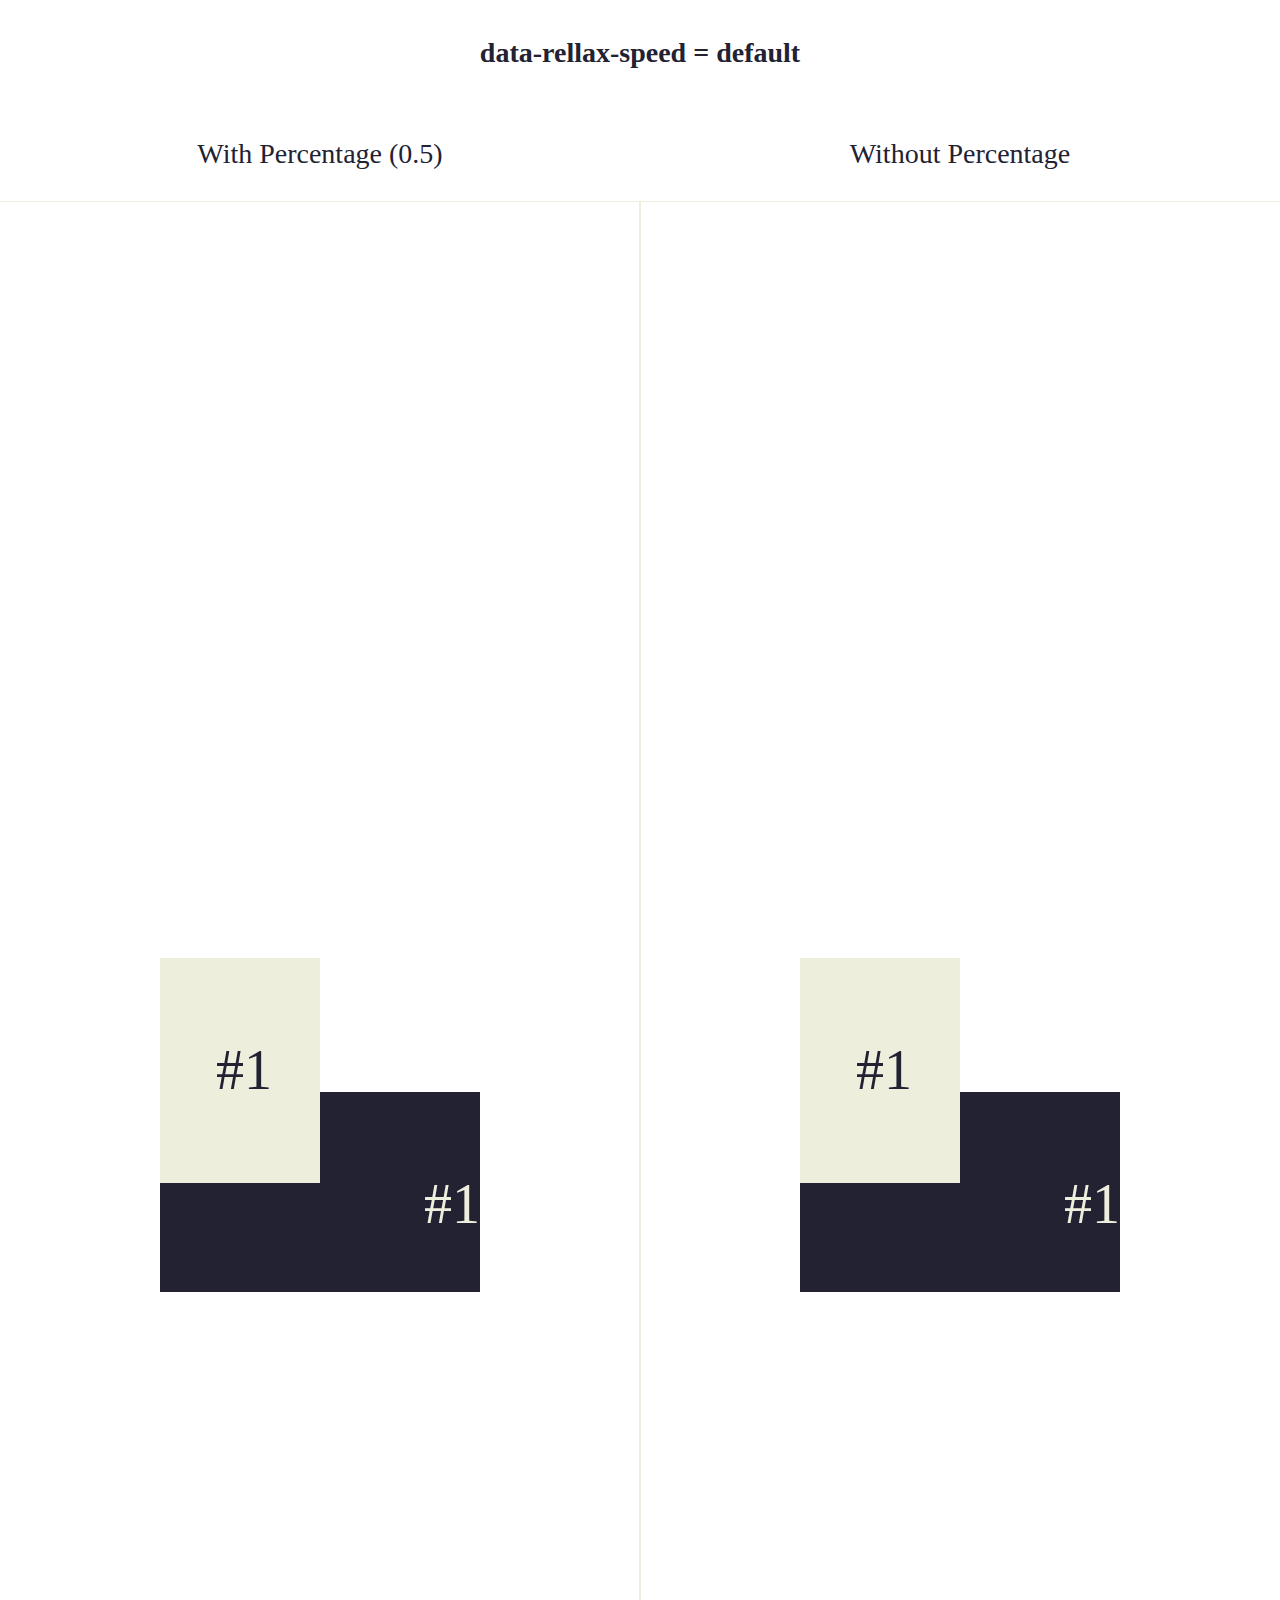
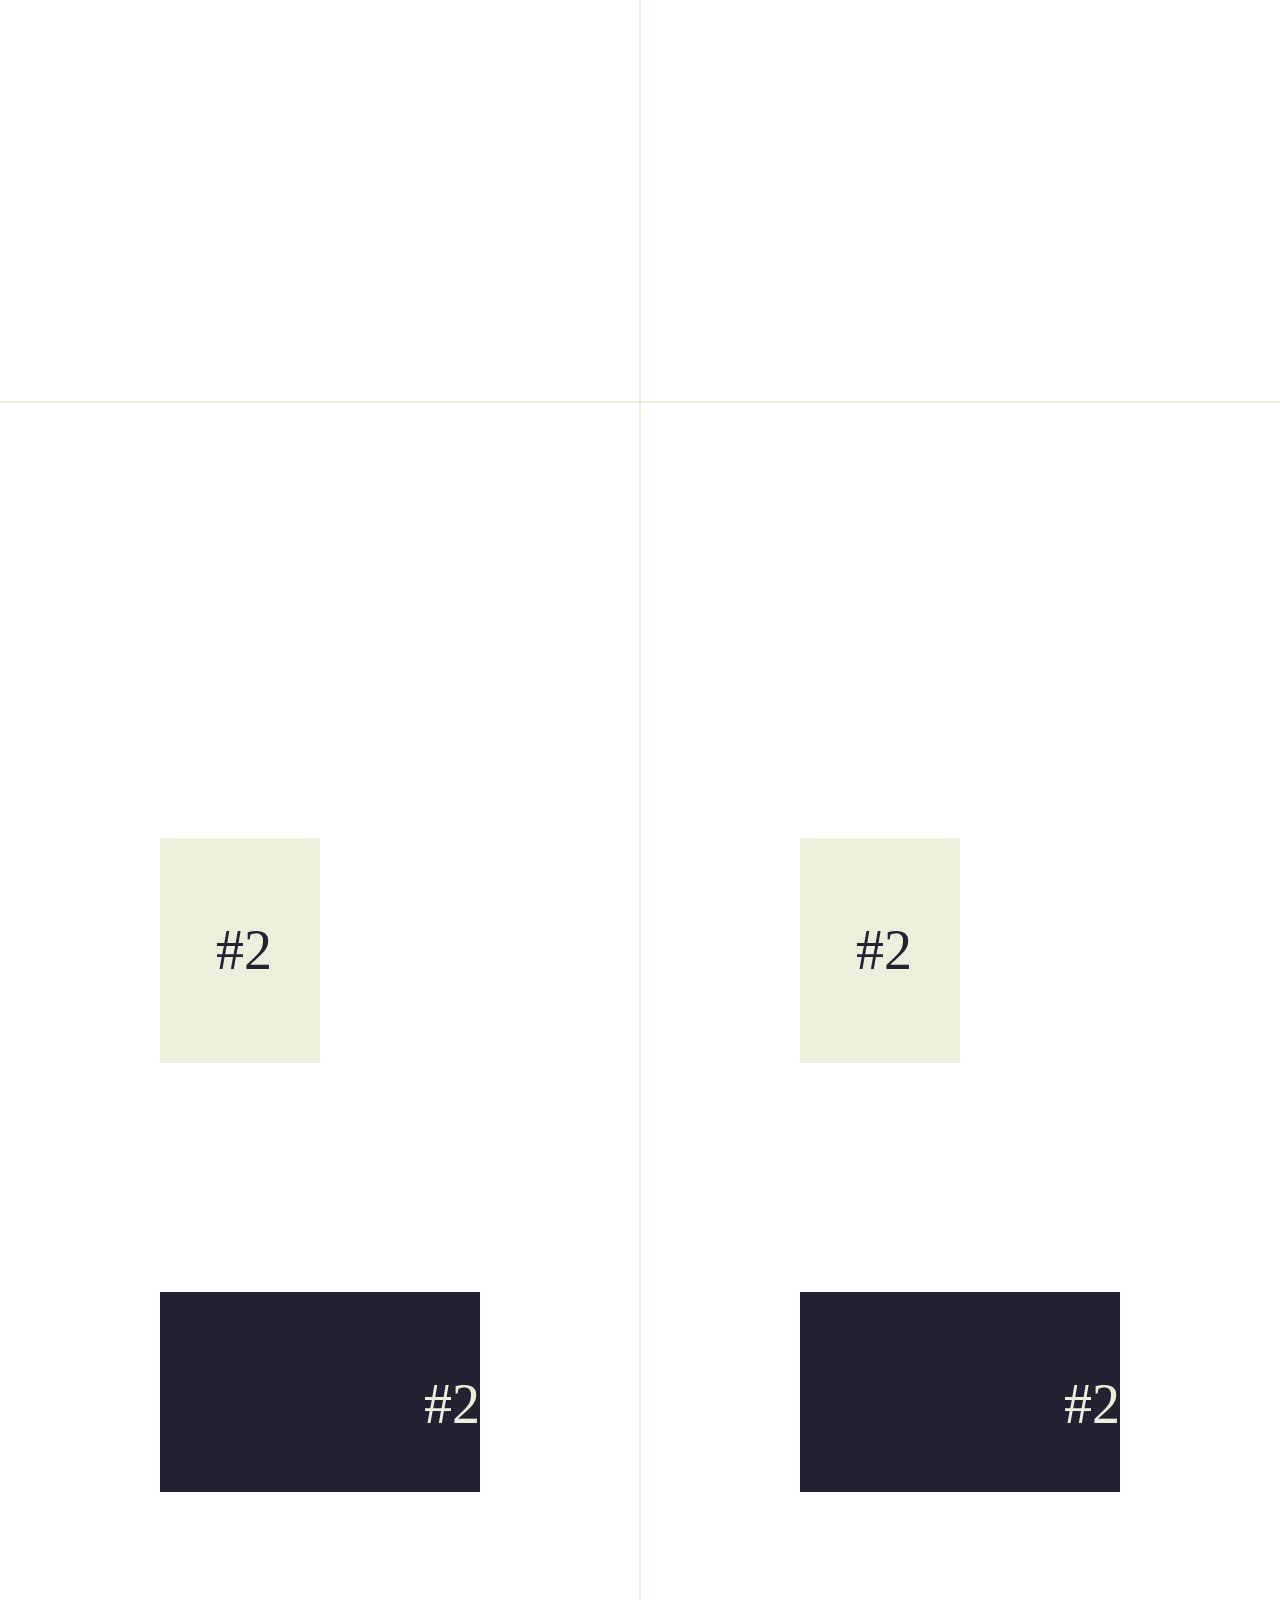
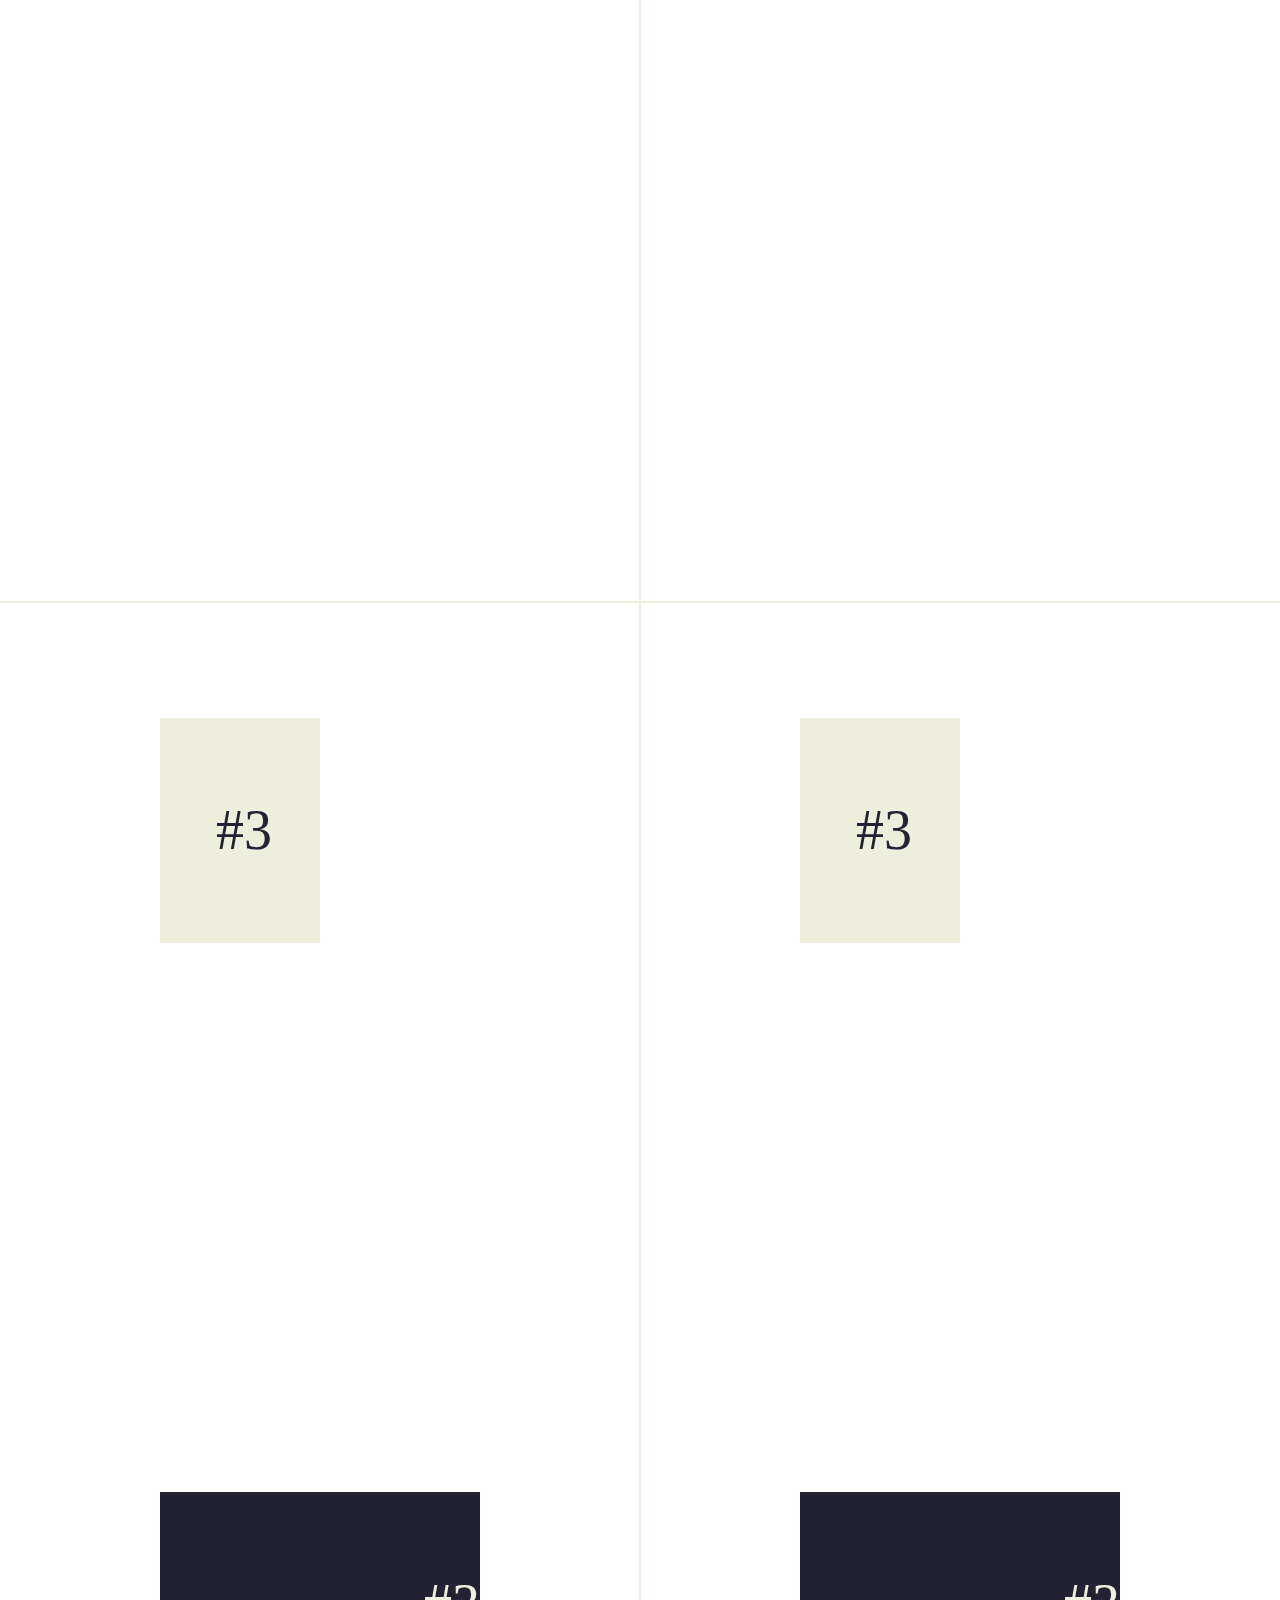
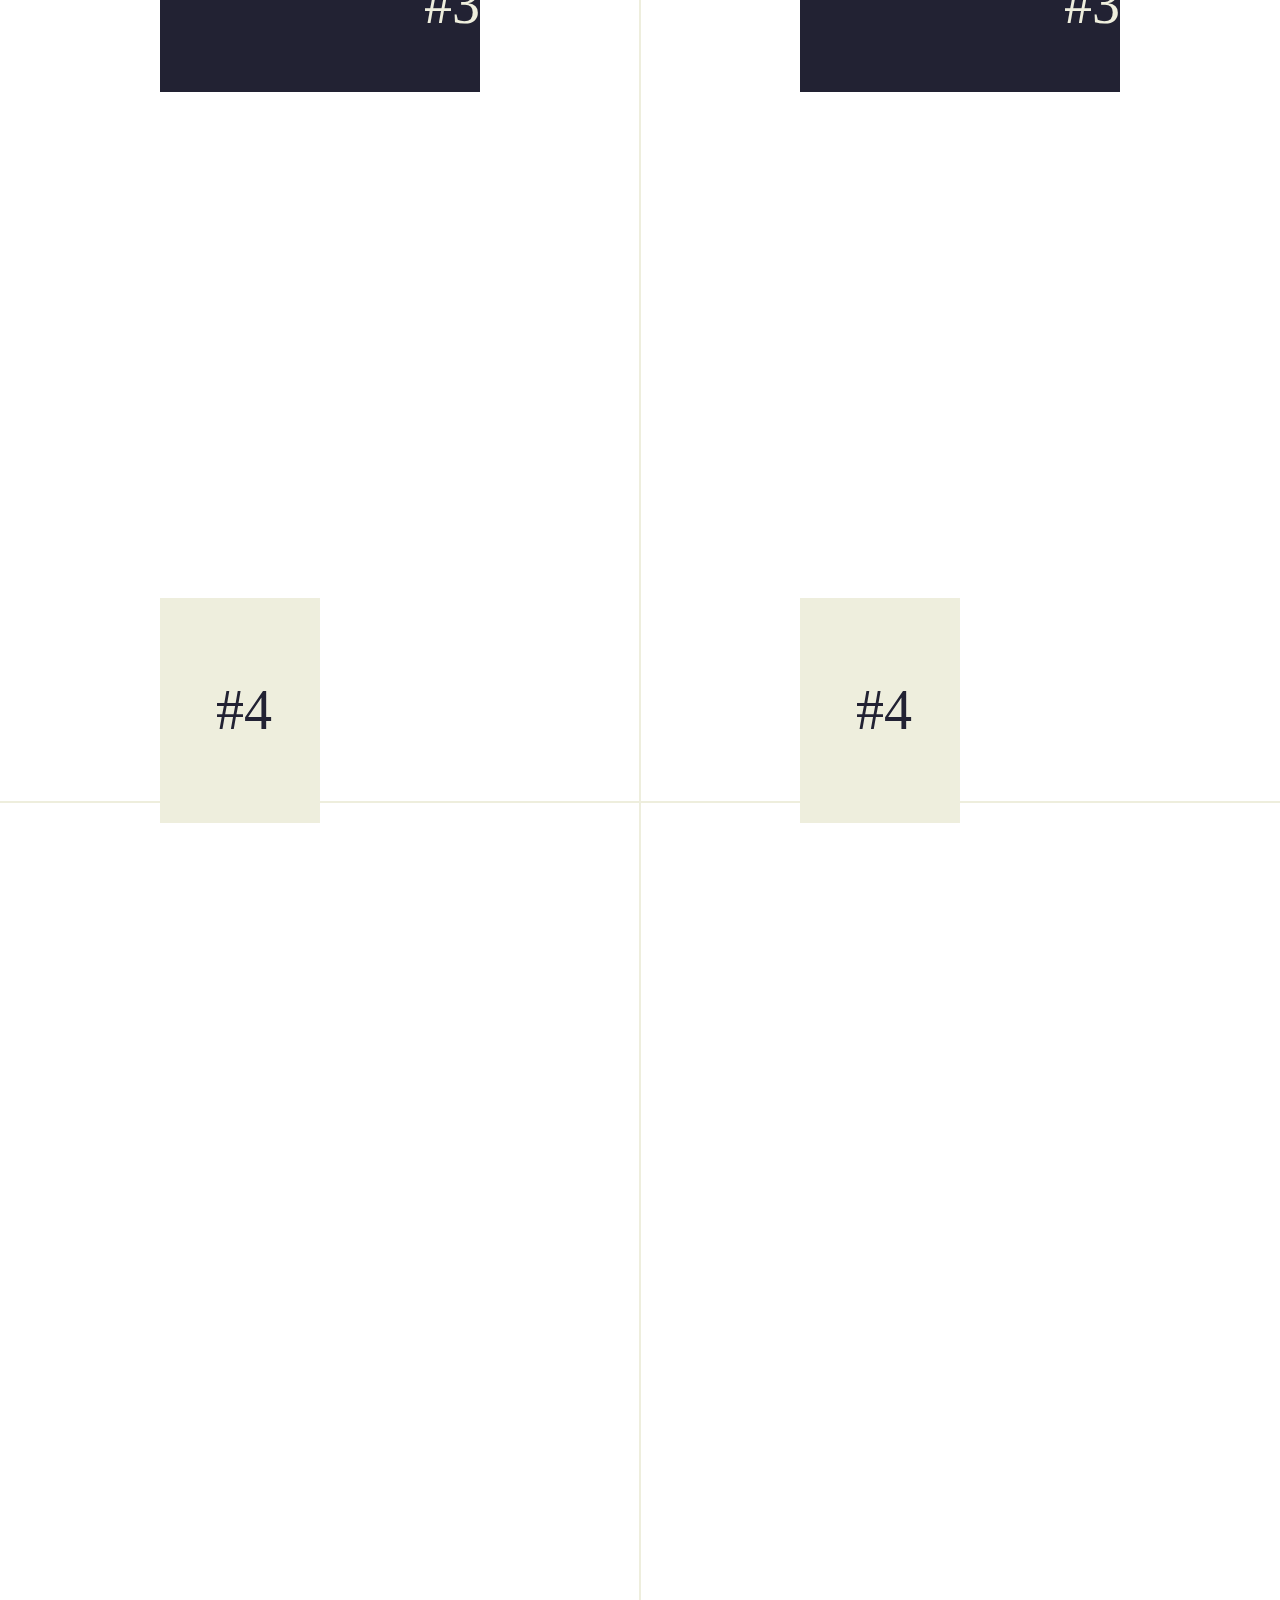
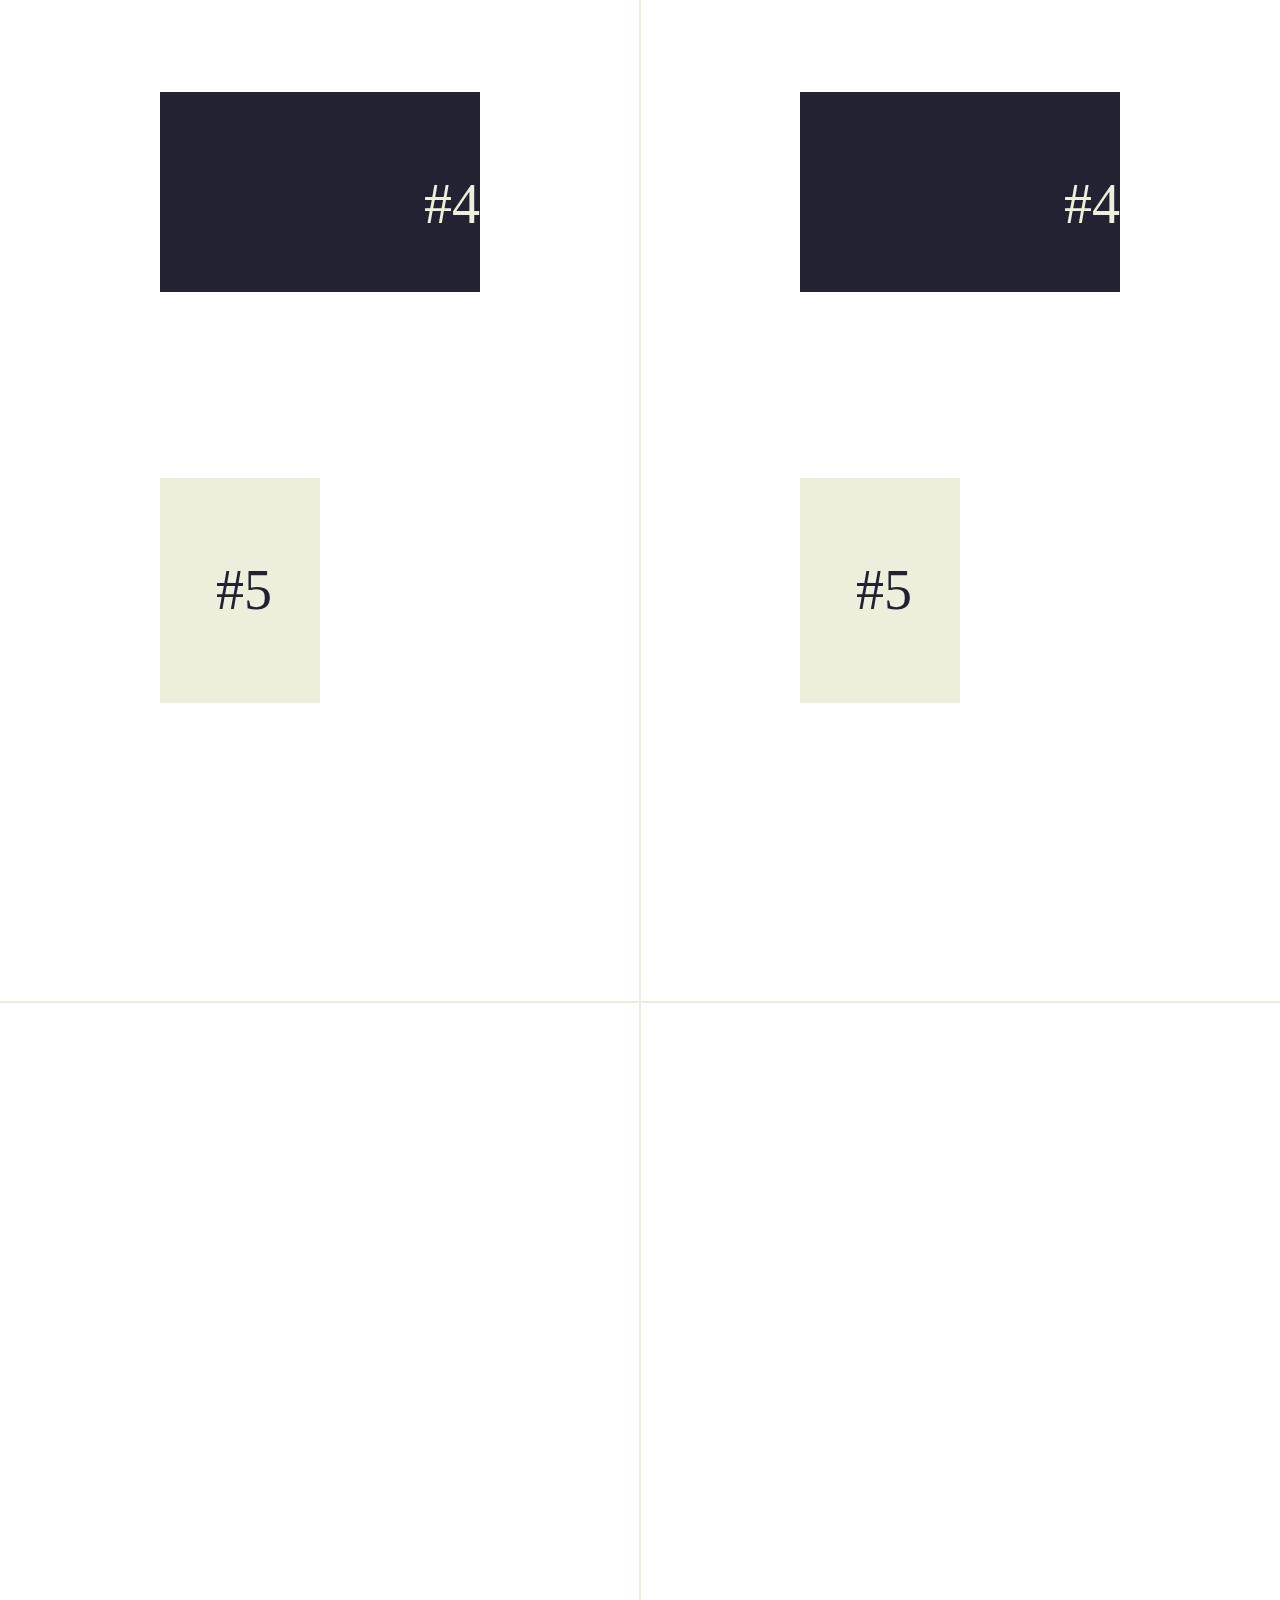
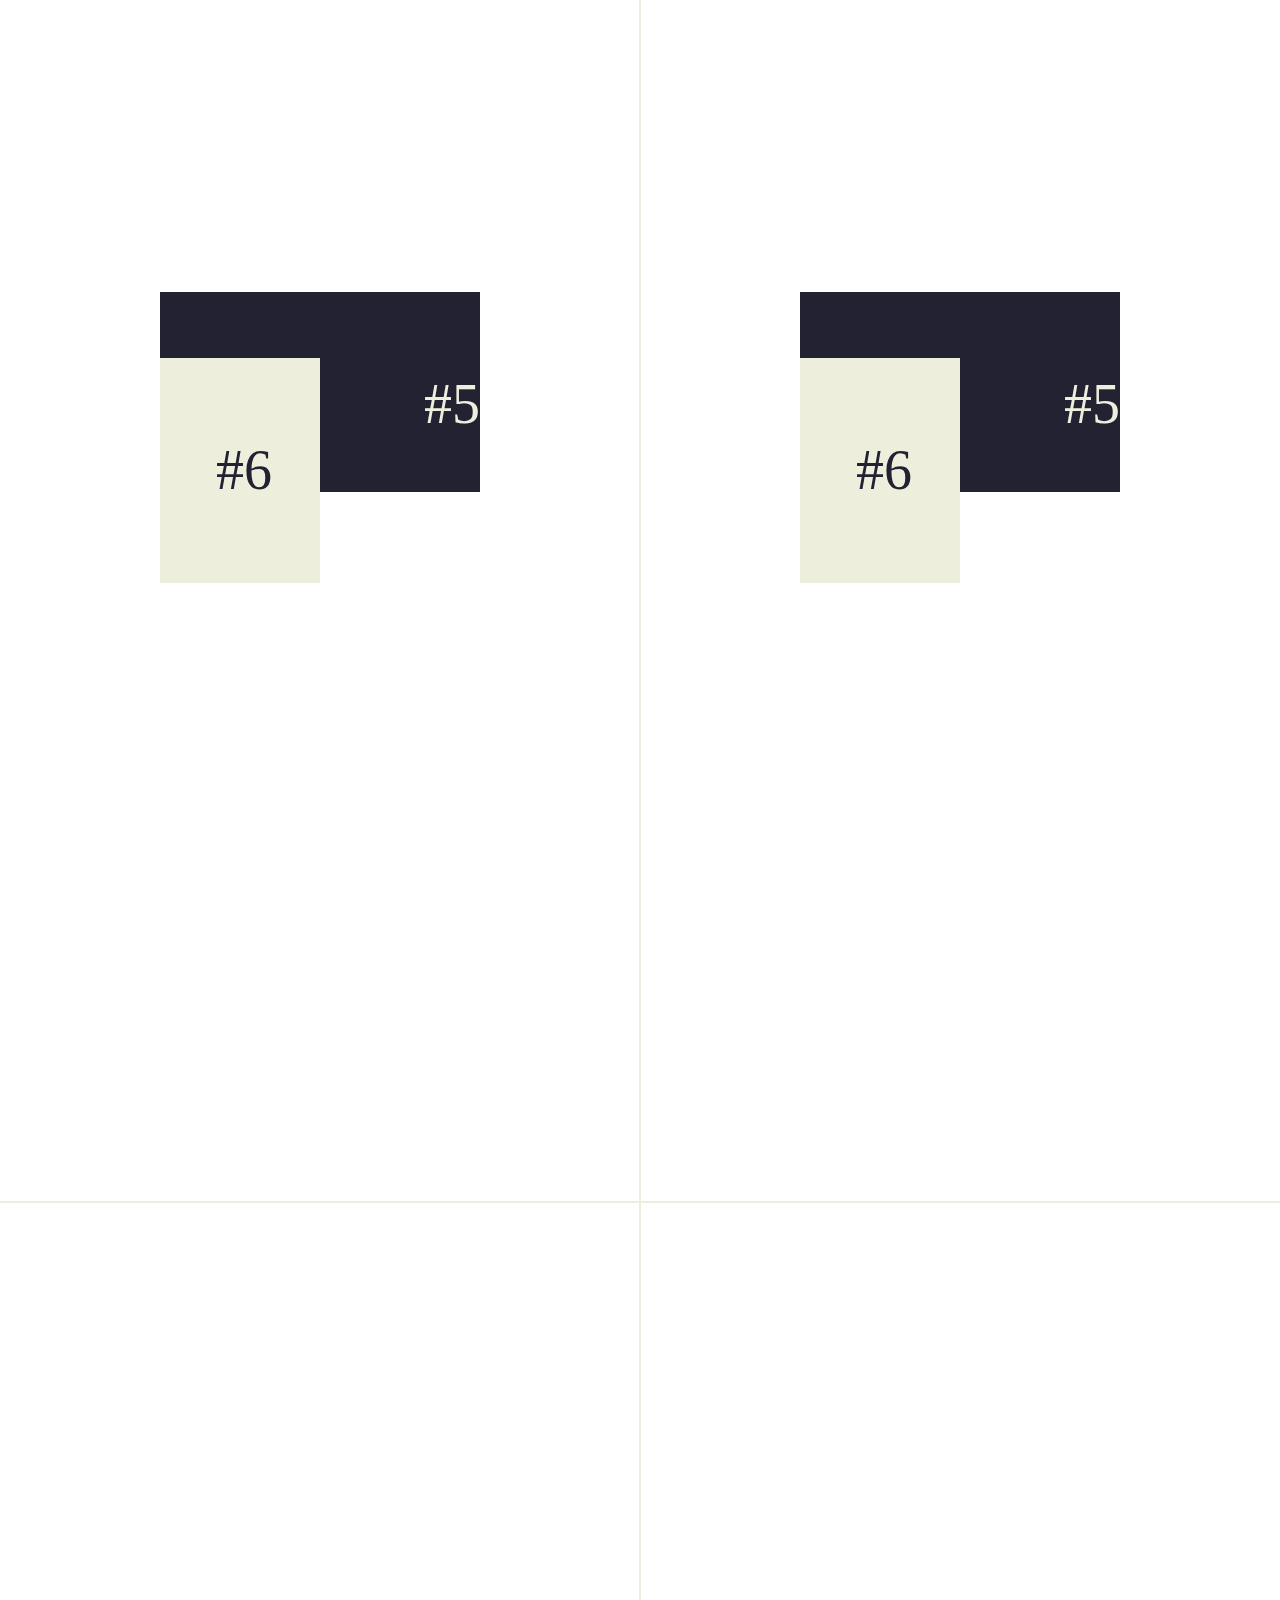
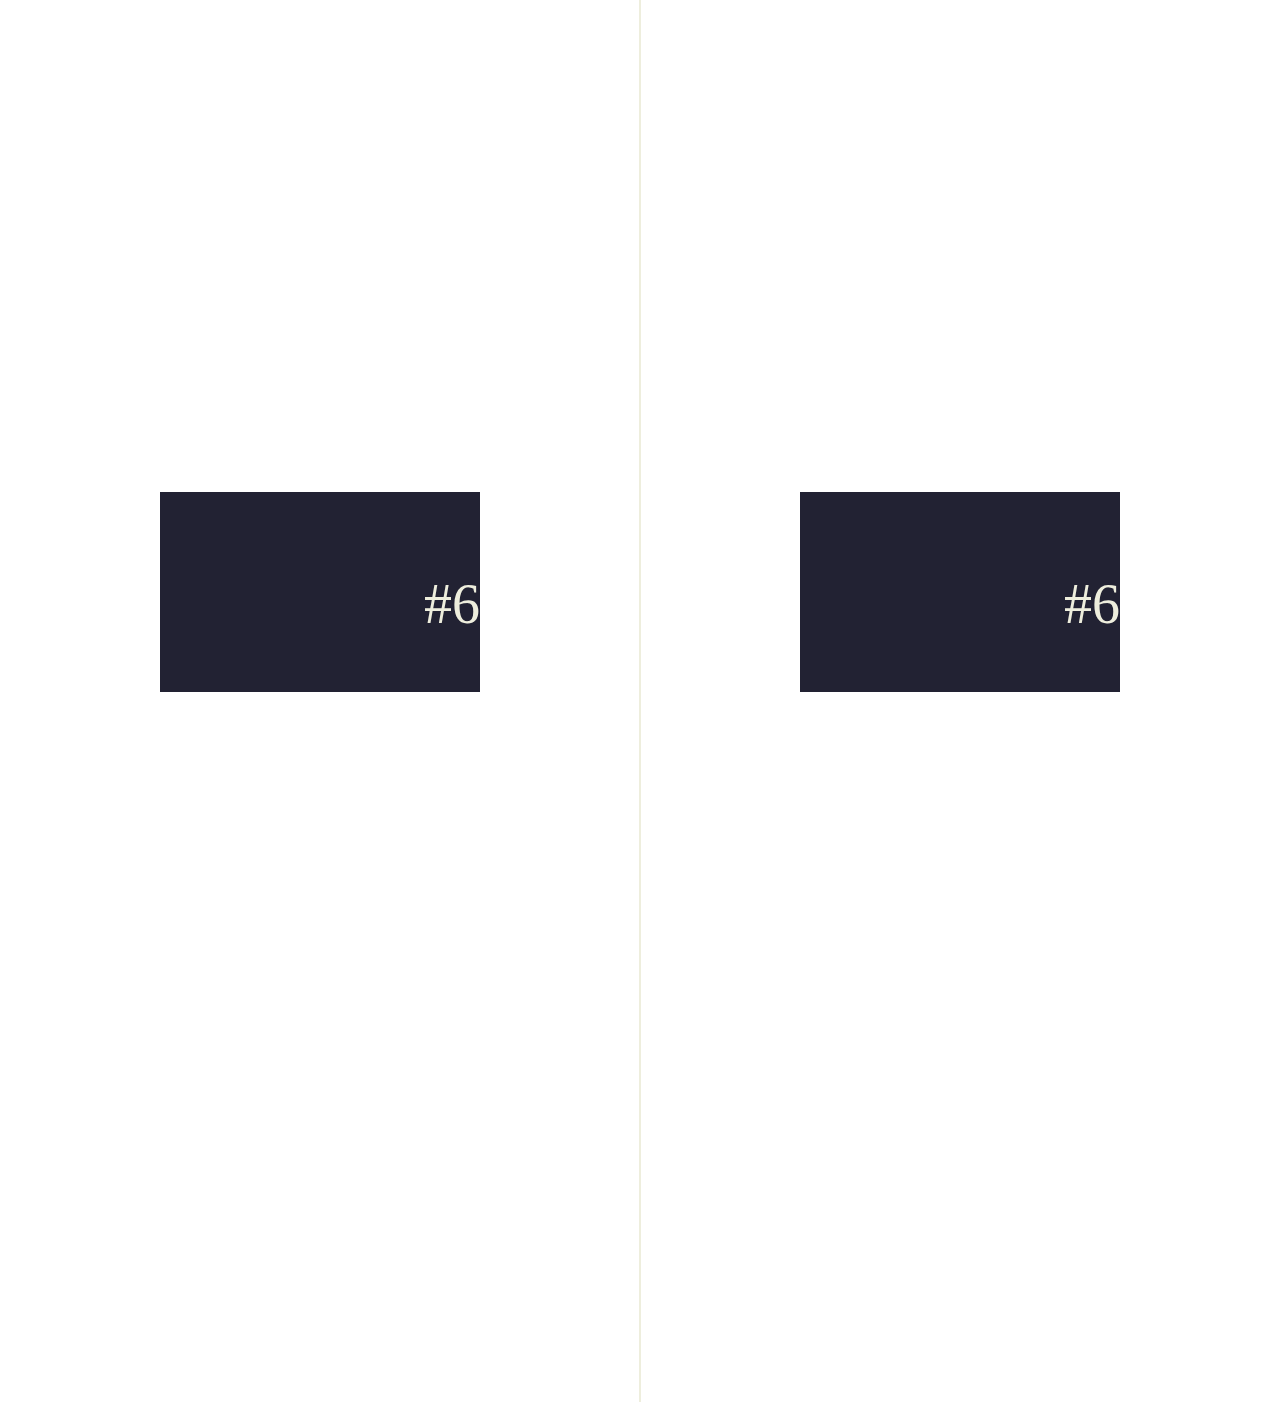
<file: landingpage/midkawebka/js/rellax-master/tests/center.html>
<!DOCTYPE html>
<html lang="en">
<head>
	<meta charset="UTF-8">
	<meta name="viewport" content="width=device-width, initial-scale=1.0">
	<meta http-equiv="X-UA-Compatible" content="IE=edge">
	<title></title>
	<style>
		html, body{
			color: #223;
			font-size: 21pt;
			margin: 0; padding: 0;
		}
		nav{
			font-size: 21pt;
			line-height: 1.5em;
			position: fixed;
			bottom: 0; left: 0;
		}
		nav a{ color: inherit; }

		.col{
			text-align: center;
			width: 50%;
			float: left;
			box-sizing: border-box;
		}

		h4{ text-align: center;}

		.container{
			display: flex;
			align-items: center;
			outline: 1px solid #eed;
			font-size: 42pt;
			/*padding: 37.5vh 12.5vw;*/
			padding: 0 12.5vw;
			height: 200vh;
		}
		.block{
			background: #223;
			color: #eed;
			line-height: 25vh;
			text-align: right;
			/*padding: 0 42pt;*/
			margin-top: 20vh;
			height: 200px;
			width: 400px;
			position: relative;
		}
		span{
			background: #eed;
			color: #223;
			line-height: 25vh;
			text-align: left;
			padding: 0 42pt;
			display: block;
			width: 50%;
			position: absolute;
			top: 0; left: 0;
			box-sizing: border-box;
		}
	</style>
</head>
<body>
	<h4>data-rellax-speed = default</h4>
	<section>
		<div class="col">
			<br>With Percentage (0.5) <br><br>
			<div id="21" class="container"><div class="block">#1<span class="rellax" data-rellax-percentage="0.5">#1</span></div></div>
			<div id="22" class="container"><div class="block">#2<span class="rellax" data-rellax-percentage="0.5">#2</span></div></div>
			<div id="23" class="container"><div class="block">#3<span class="rellax" data-rellax-percentage="0.5">#3</span></div></div>
			<div id="24" class="container"><div class="block">#4<span class="rellax" data-rellax-percentage="0.5" style="transition: transform 10s cubic-bezier(0,1,.5,1);">#4</span></div></div>
			<div id="25" class="container"><div class="block">#5<span class="rellax" data-rellax-percentage="0.5" style="transition: transform 10s cubic-bezier(0,1,.5,1);">#5</span></div></div>
			<div id="26" class="container"><div class="block">#6<span class="rellax" data-rellax-percentage="0.5" style="transition: transform 10s cubic-bezier(0,1,.5,1);">#6</span></div></div>
		</div>
		<div class="col">
			<br>Without Percentage <br><br>
			<div id="21" class="container"><div class="block">#1<span class="rellax" style="transition: transform 10s cubic-bezier(0,1,.5,1);">#1</span></div></div>
			<div id="22" class="container"><div class="block">#2<span class="rellax" style="transition: transform 10s cubic-bezier(0,1,.5,1);">#2</span></div></div>
			<div id="23" class="container"><div class="block">#3<span class="rellax" style="transition: transform 10s cubic-bezier(0,1,.5,1);">#3</span></div></div>
			<div id="24" class="container"><div class="block">#4<span class="rellax">#4</span></div></div>
			<div id="25" class="container"><div class="block">#5<span class="rellax">#5</span></div></div>
			<div id="26" class="container"><div class="block">#6<span class="rellax">#6</span></div></div>
		</div>
	</section>

	<!-- Scripts -->
	<script src="../rellax.js"></script>
	<script>
		var rellax = new Rellax('.rellax', {center: true});
	</script>
</body>
</html>
</file>
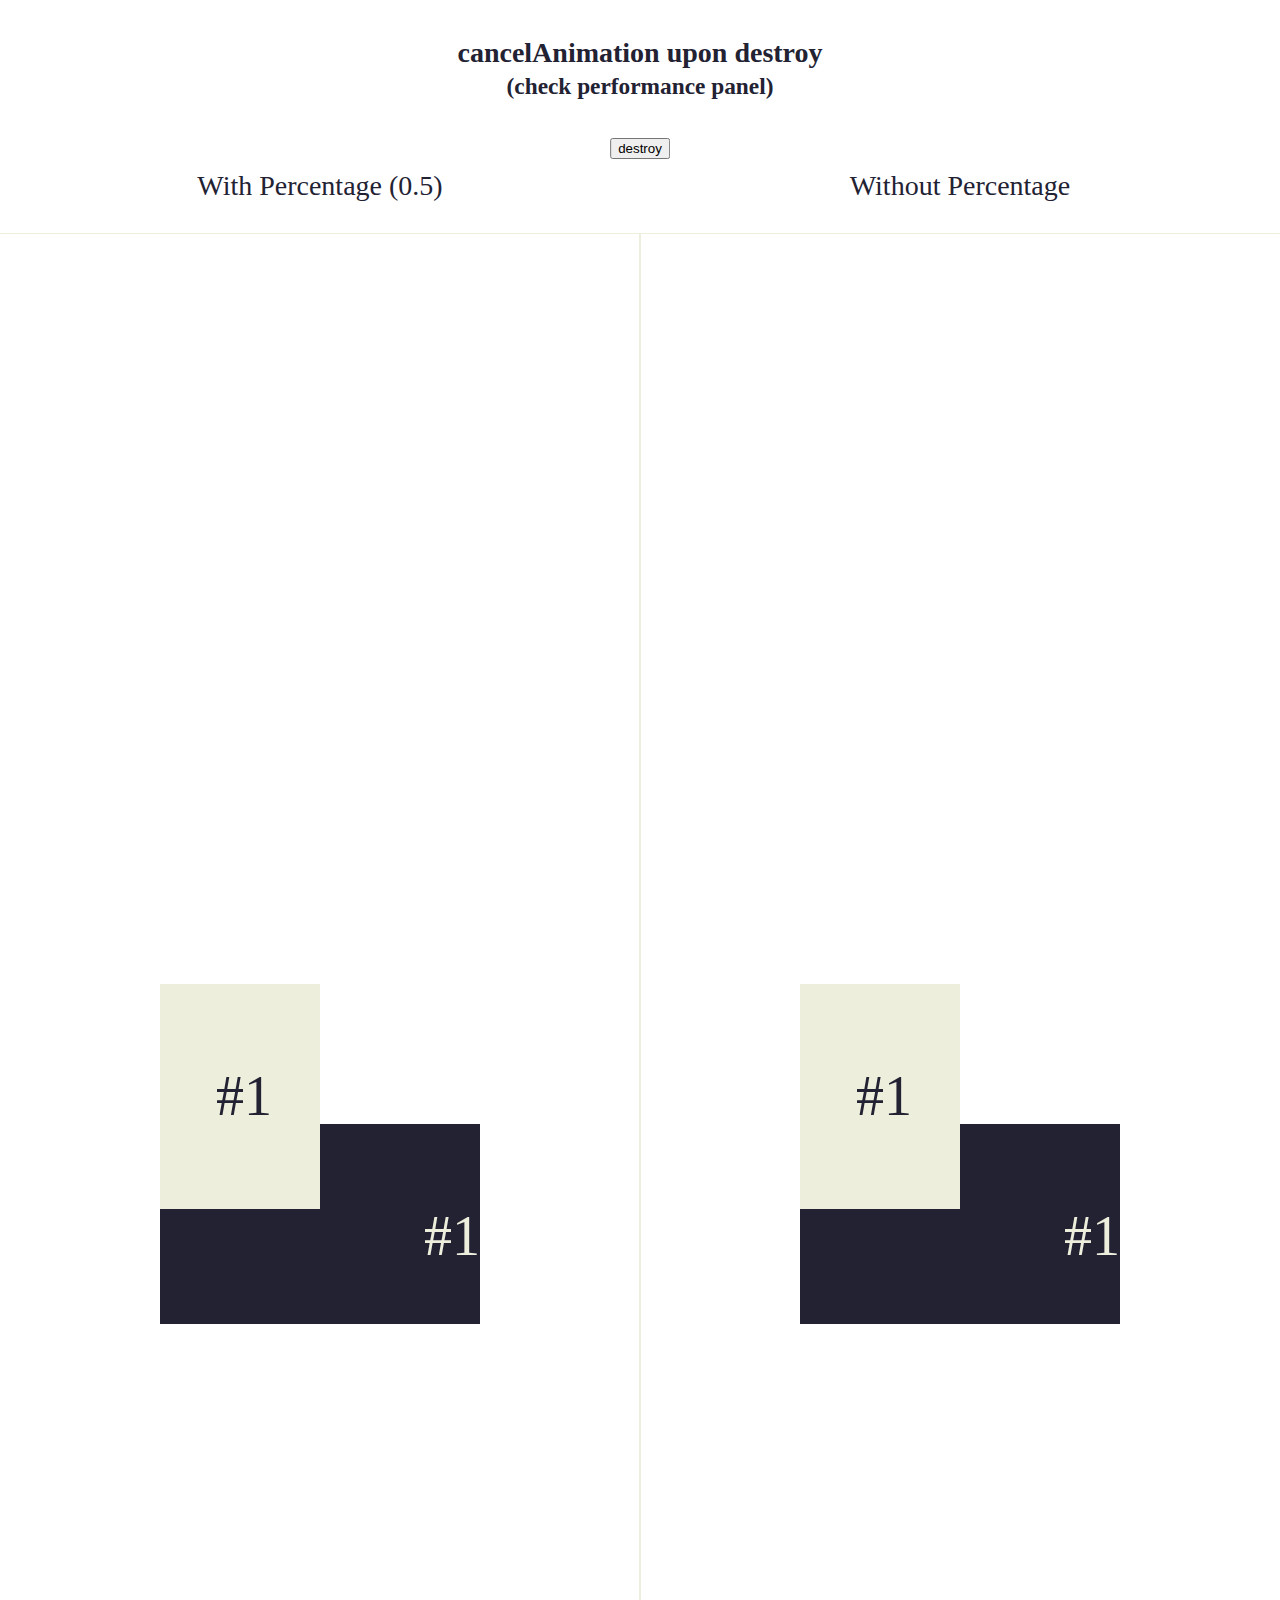
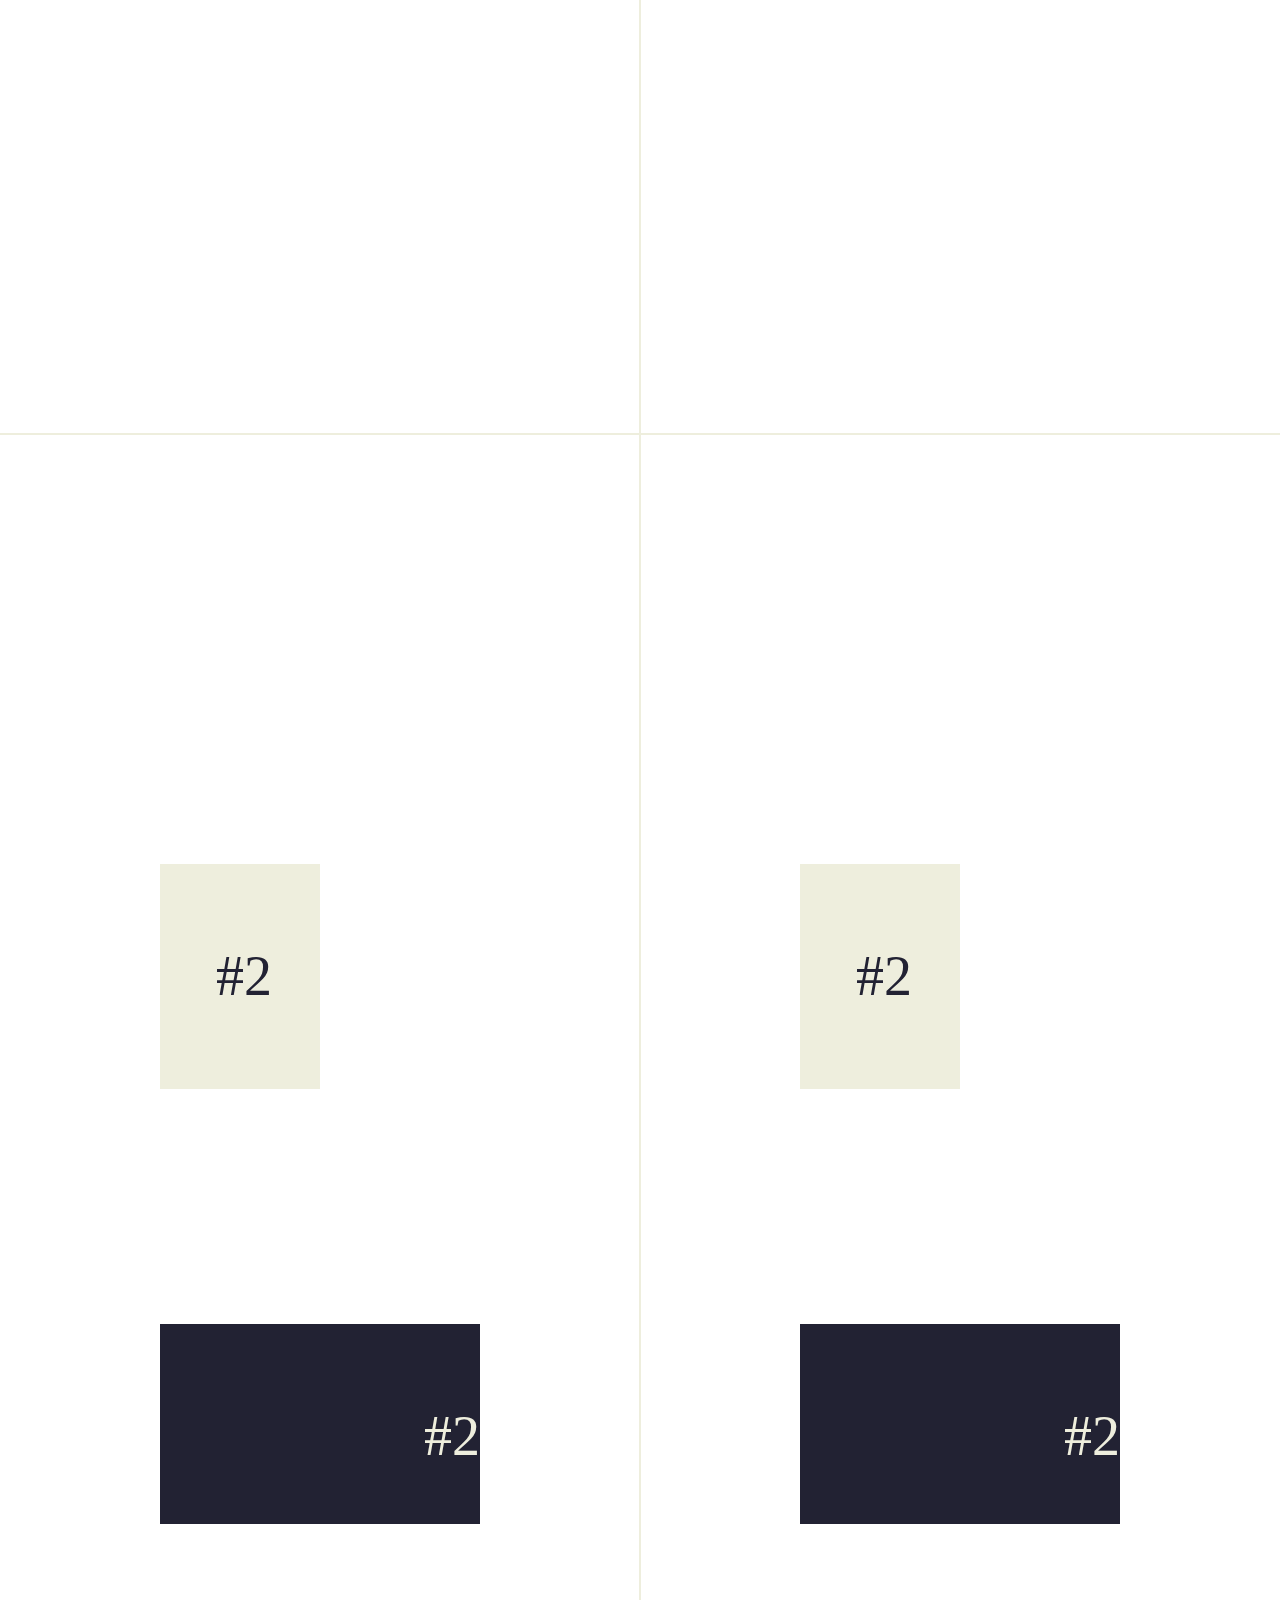
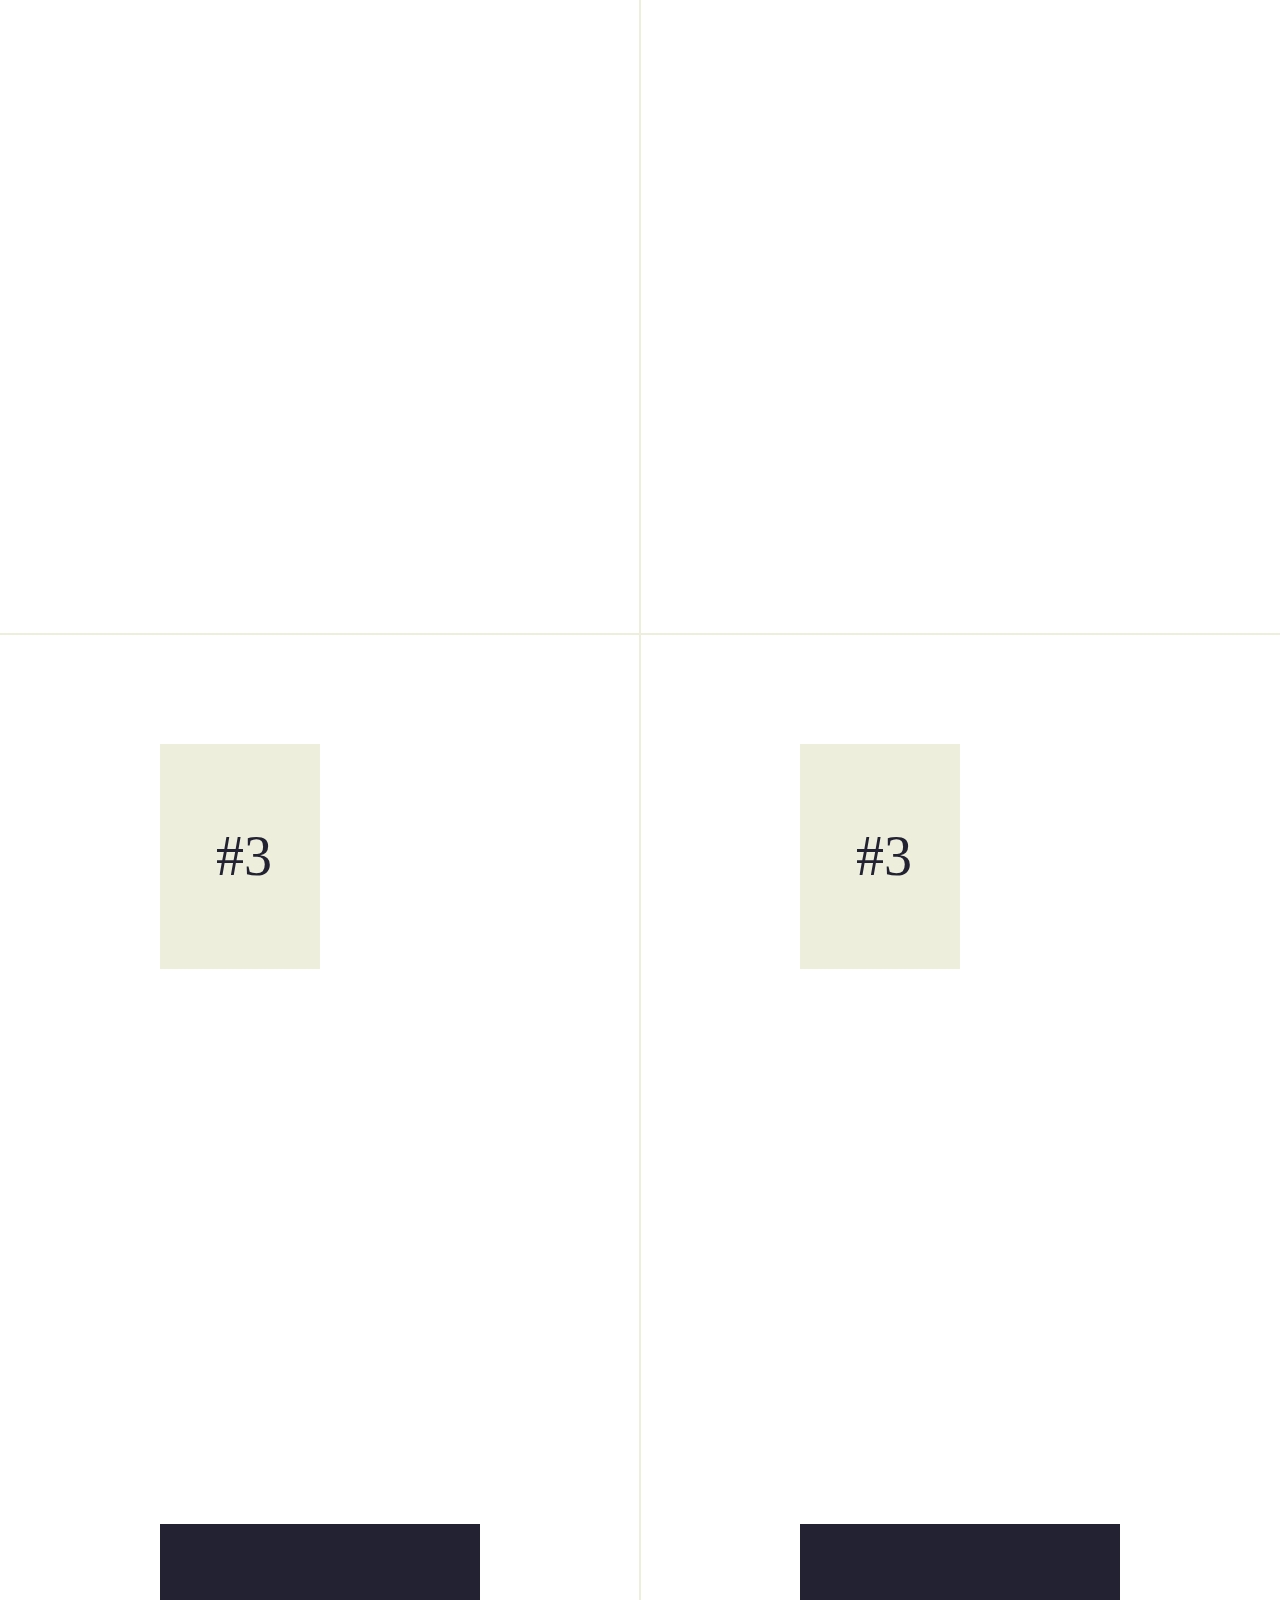
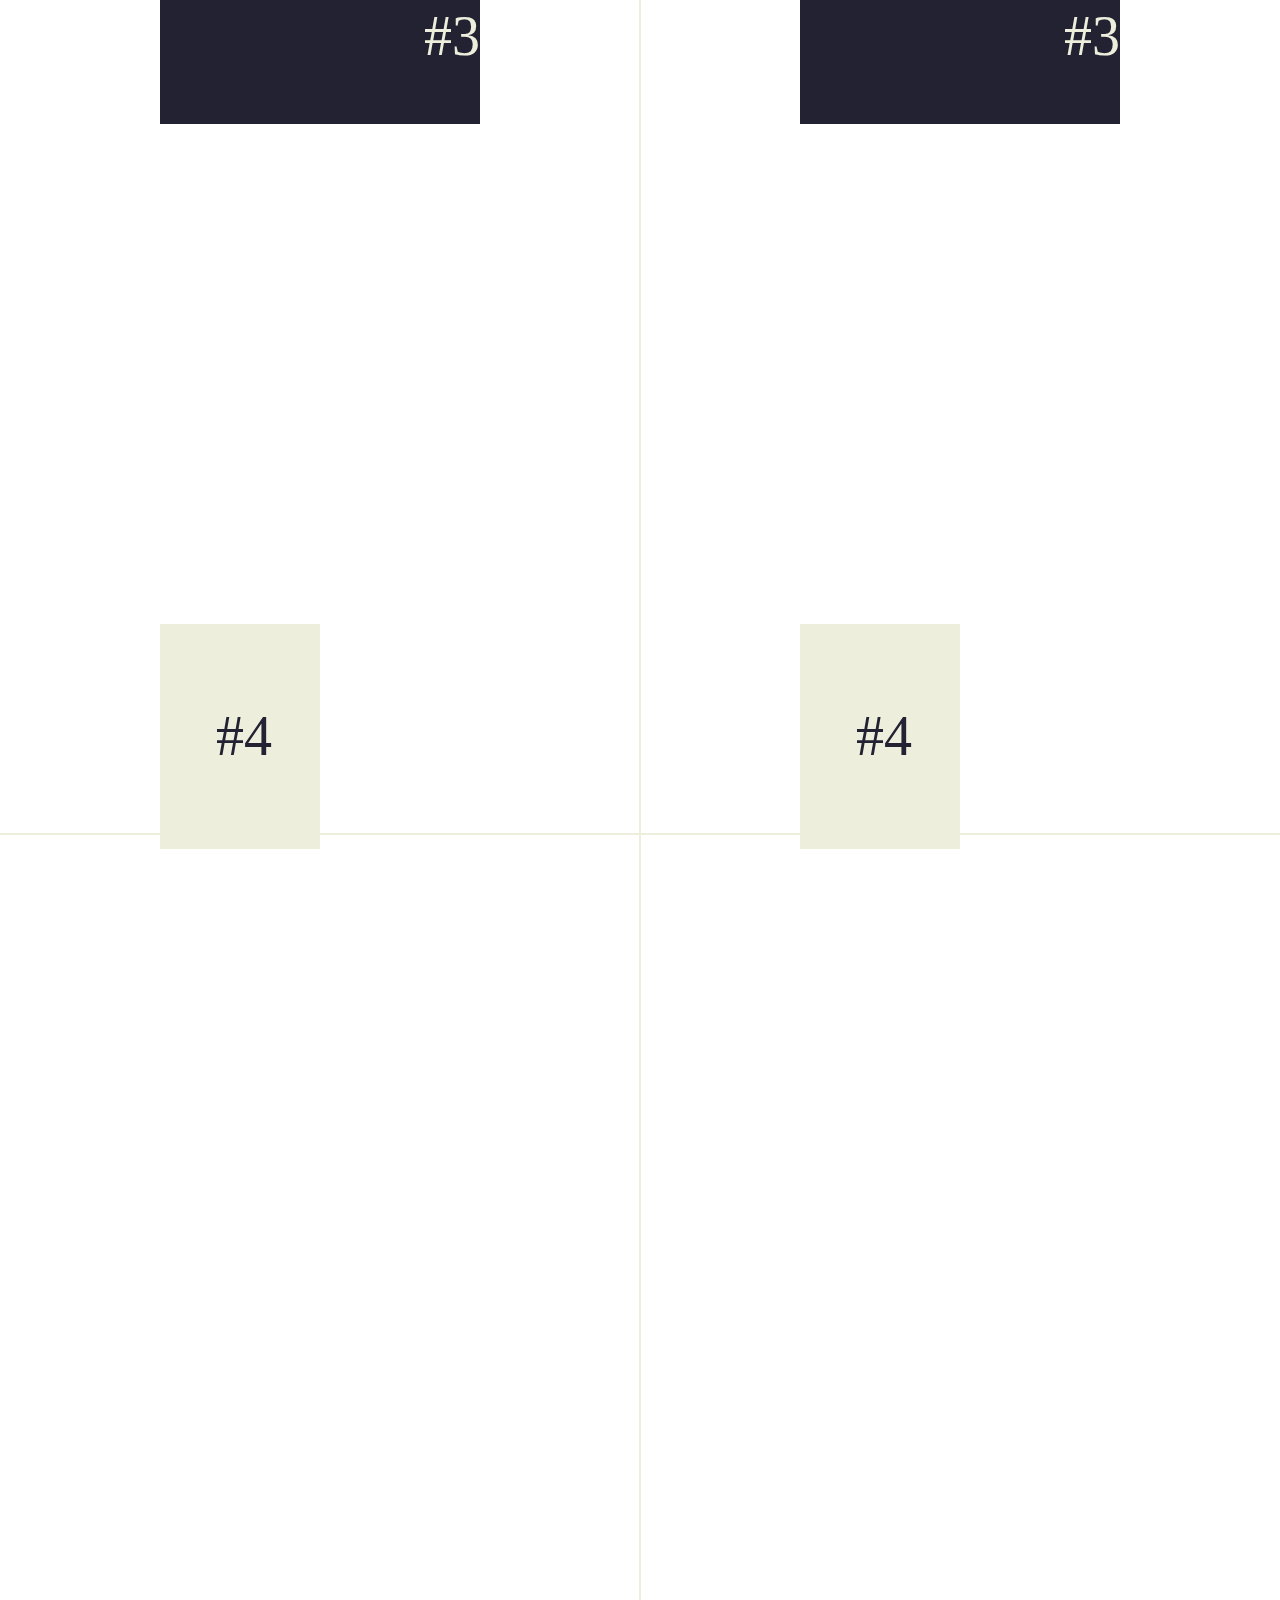
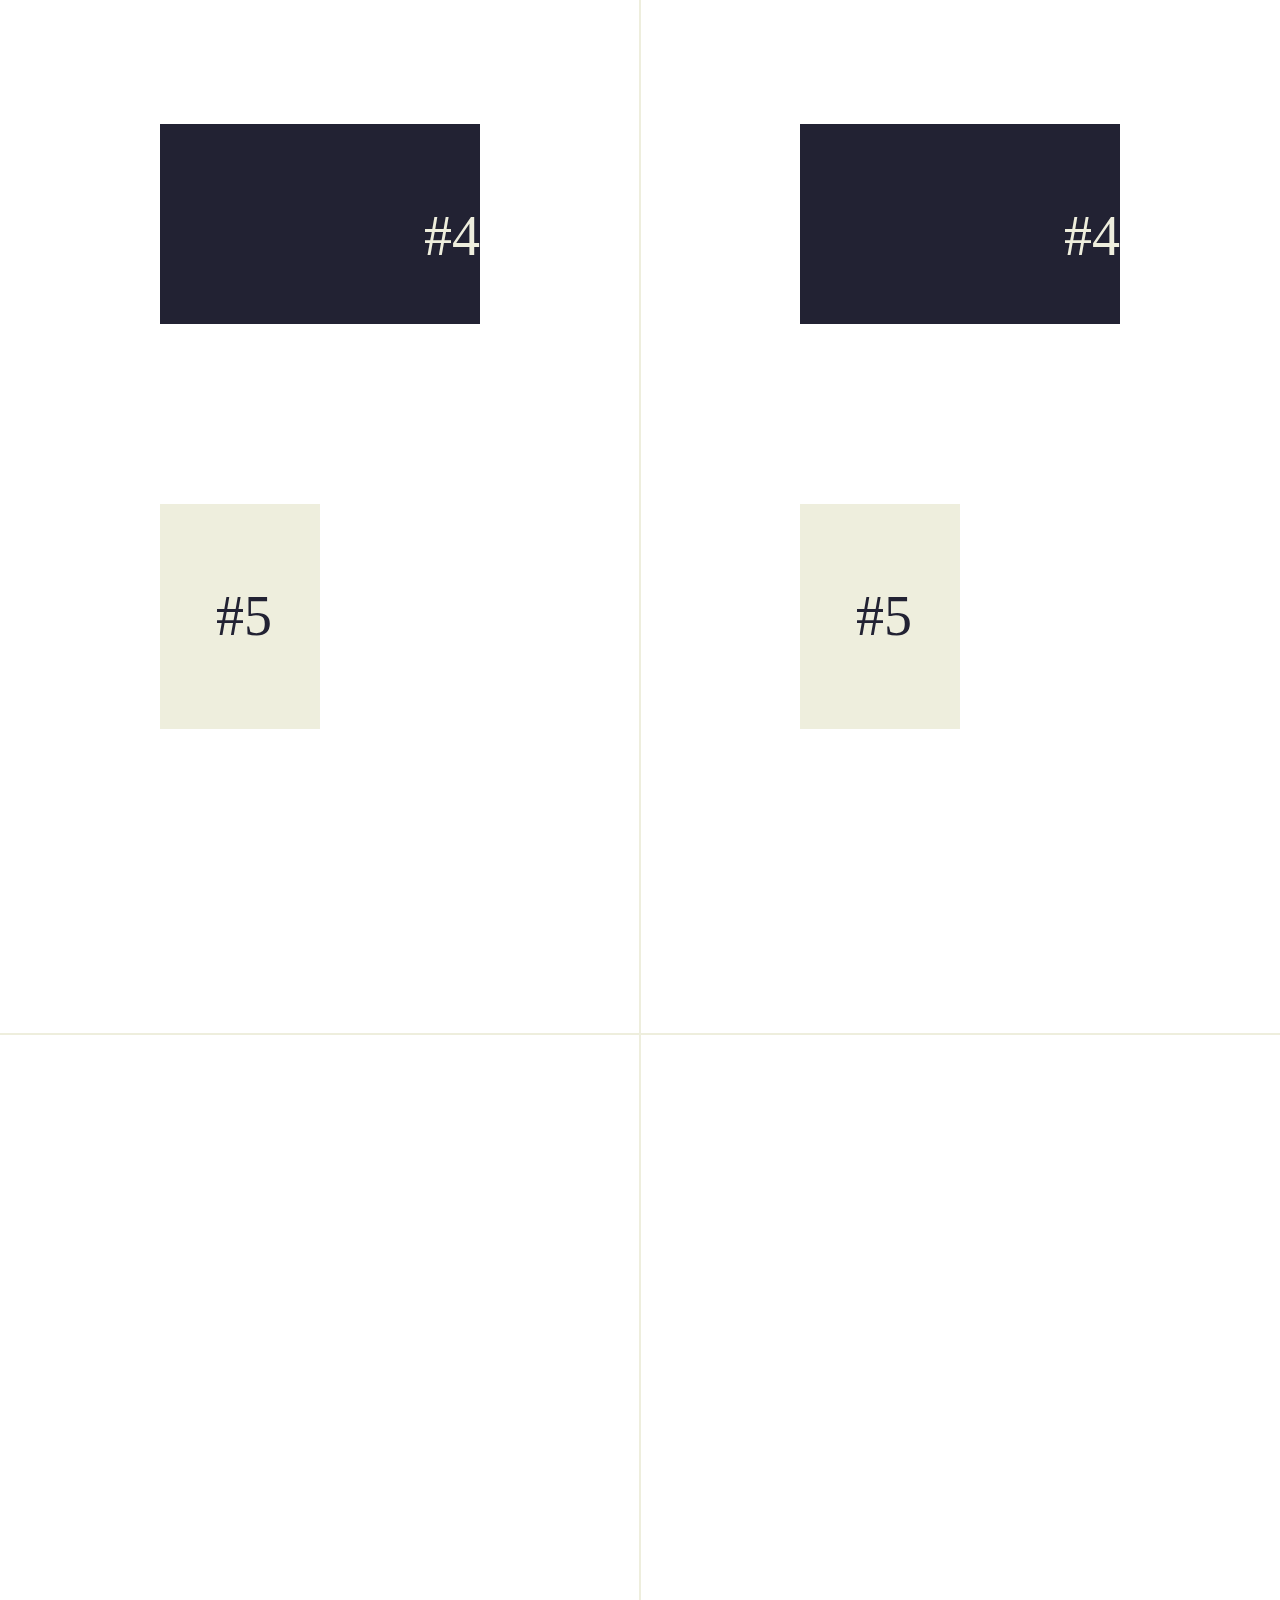
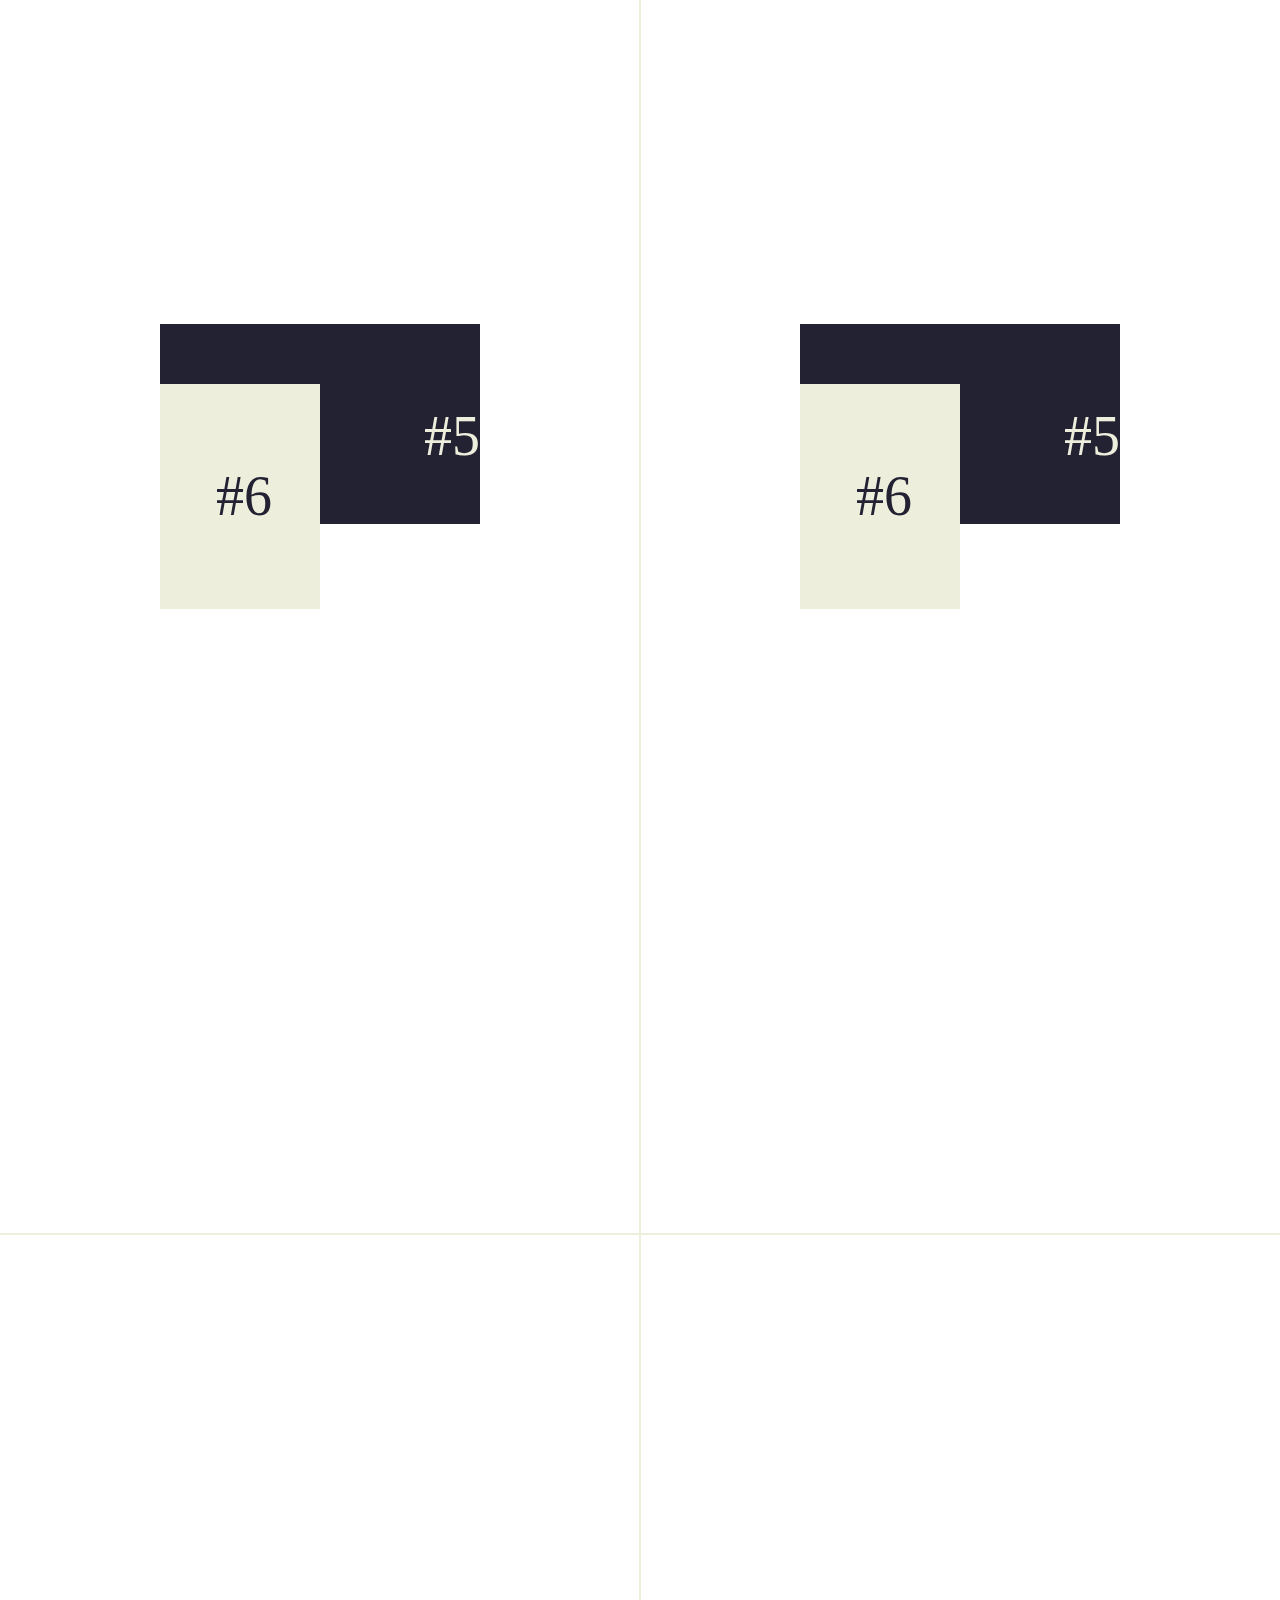
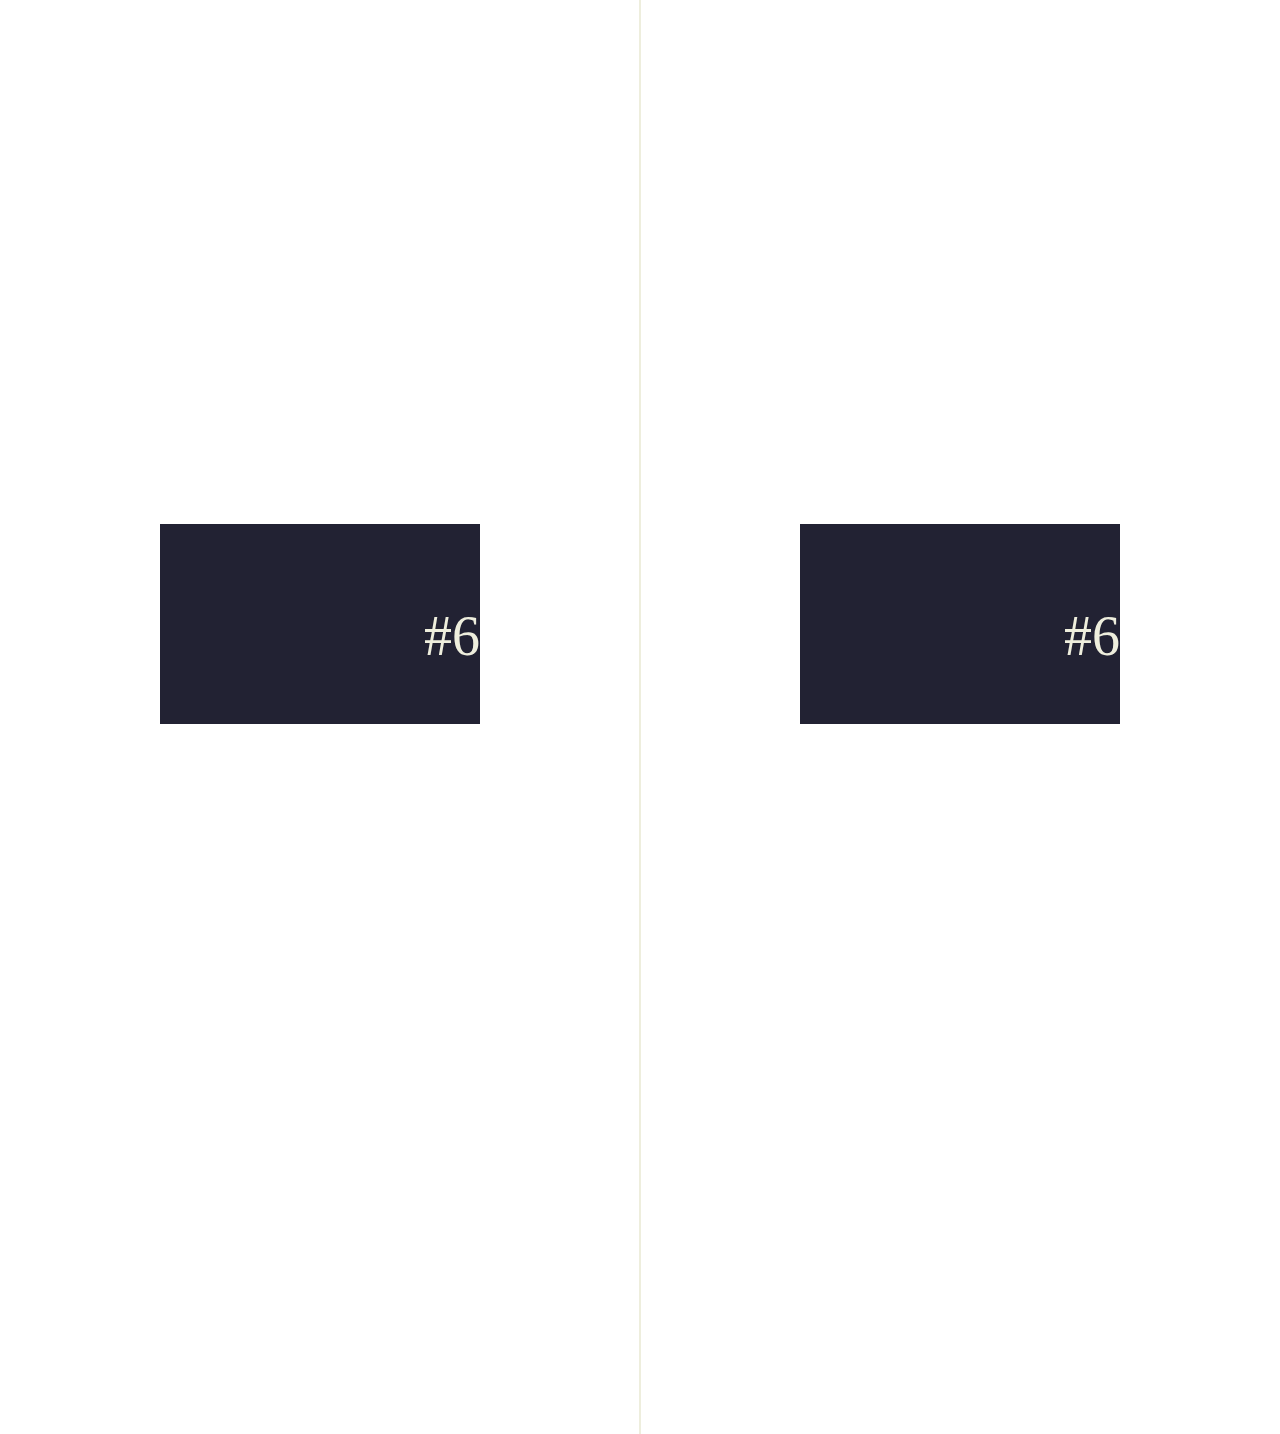
<file: landingpage/midkawebka/js/rellax-master/tests/destroy.html>
<!DOCTYPE html>
<html lang="en">
<head>
	<meta charset="UTF-8">
	<meta name="viewport" content="width=device-width, initial-scale=1.0">
	<meta http-equiv="X-UA-Compatible" content="IE=edge">
	<title></title>
	<style>
		html, body{
			color: #223;
			font-size: 21pt;
			margin: 0; padding: 0;
		}
		nav{
			font-size: 21pt;
			line-height: 1.5em;
			position: fixed;
			bottom: 0; left: 0;
		}
		nav a{ color: inherit; }

		.col{
			text-align: center;
			width: 50%;
			float: left;
			box-sizing: border-box;
		}

		h4{ text-align: center;}

		.container{
			display: flex;
			align-items: center;
			outline: 1px solid #eed;
			font-size: 42pt;
			/*padding: 37.5vh 12.5vw;*/
			padding: 0 12.5vw;
			height: 200vh;
		}
		.block{
			background: #223;
			color: #eed;
			line-height: 25vh;
			text-align: right;
			/*padding: 0 42pt;*/
			margin-top: 20vh;
			height: 200px;
			width: 400px;
			position: relative;
		}
		span{
			background: #eed;
			color: #223;
			line-height: 25vh;
			text-align: left;
			padding: 0 42pt;
			display: block;
			width: 50%;
			position: absolute;
			top: 0; left: 0;
			box-sizing: border-box;
		}
    button {
      position: fixed;
      left: 50%;
      transform: translateX(-50%);
    }
	</style>
</head>
<body>
  <h4>cancelAnimation upon destroy <br><small>(check performance panel)</small></h4>
  <button id="destroy">destroy</button>
	<section>
		<div class="col">
			<br>With Percentage (0.5) <br><br>
			<div id="21" class="container"><div class="block">#1<span class="rellax" data-rellax-percentage="0.5">#1</span></div></div>
			<div id="22" class="container"><div class="block">#2<span class="rellax" data-rellax-percentage="0.5">#2</span></div></div>
			<div id="23" class="container"><div class="block">#3<span class="rellax" data-rellax-percentage="0.5">#3</span></div></div>
			<div id="24" class="container"><div class="block">#4<span class="rellax" data-rellax-percentage="0.5" style="transition: transform 10s cubic-bezier(0,1,.5,1);">#4</span></div></div>
			<div id="25" class="container"><div class="block">#5<span class="rellax" data-rellax-percentage="0.5" style="transition: transform 10s cubic-bezier(0,1,.5,1);">#5</span></div></div>
			<div id="26" class="container"><div class="block">#6<span class="rellax" data-rellax-percentage="0.5" style="transition: transform 10s cubic-bezier(0,1,.5,1);">#6</span></div></div>
		</div>
		<div class="col">
			<br>Without Percentage <br><br>
			<div id="21" class="container"><div class="block">#1<span class="rellax" style="transition: transform 10s cubic-bezier(0,1,.5,1);">#1</span></div></div>
			<div id="22" class="container"><div class="block">#2<span class="rellax" style="transition: transform 10s cubic-bezier(0,1,.5,1);">#2</span></div></div>
			<div id="23" class="container"><div class="block">#3<span class="rellax" style="transition: transform 10s cubic-bezier(0,1,.5,1);">#3</span></div></div>
			<div id="24" class="container"><div class="block">#4<span class="rellax">#4</span></div></div>
			<div id="25" class="container"><div class="block">#5<span class="rellax">#5</span></div></div>
			<div id="26" class="container"><div class="block">#6<span class="rellax">#6</span></div></div>
		</div>
	</section>

	<!-- Scripts -->
	<script src="../rellax.js"></script>
	<script>

    var rellax = new Rellax('.rellax', {
      center: true,
      callback: function(positions) {
        // callback every position change
        console.log(positions);
      }
    });

    // test cancaelAnimation on Rellax destroy
    document.querySelector('#destroy').addEventListener('click', function() {

      rellax.destroy();

    }, false);
	</script>
</body>
</html>
</file>
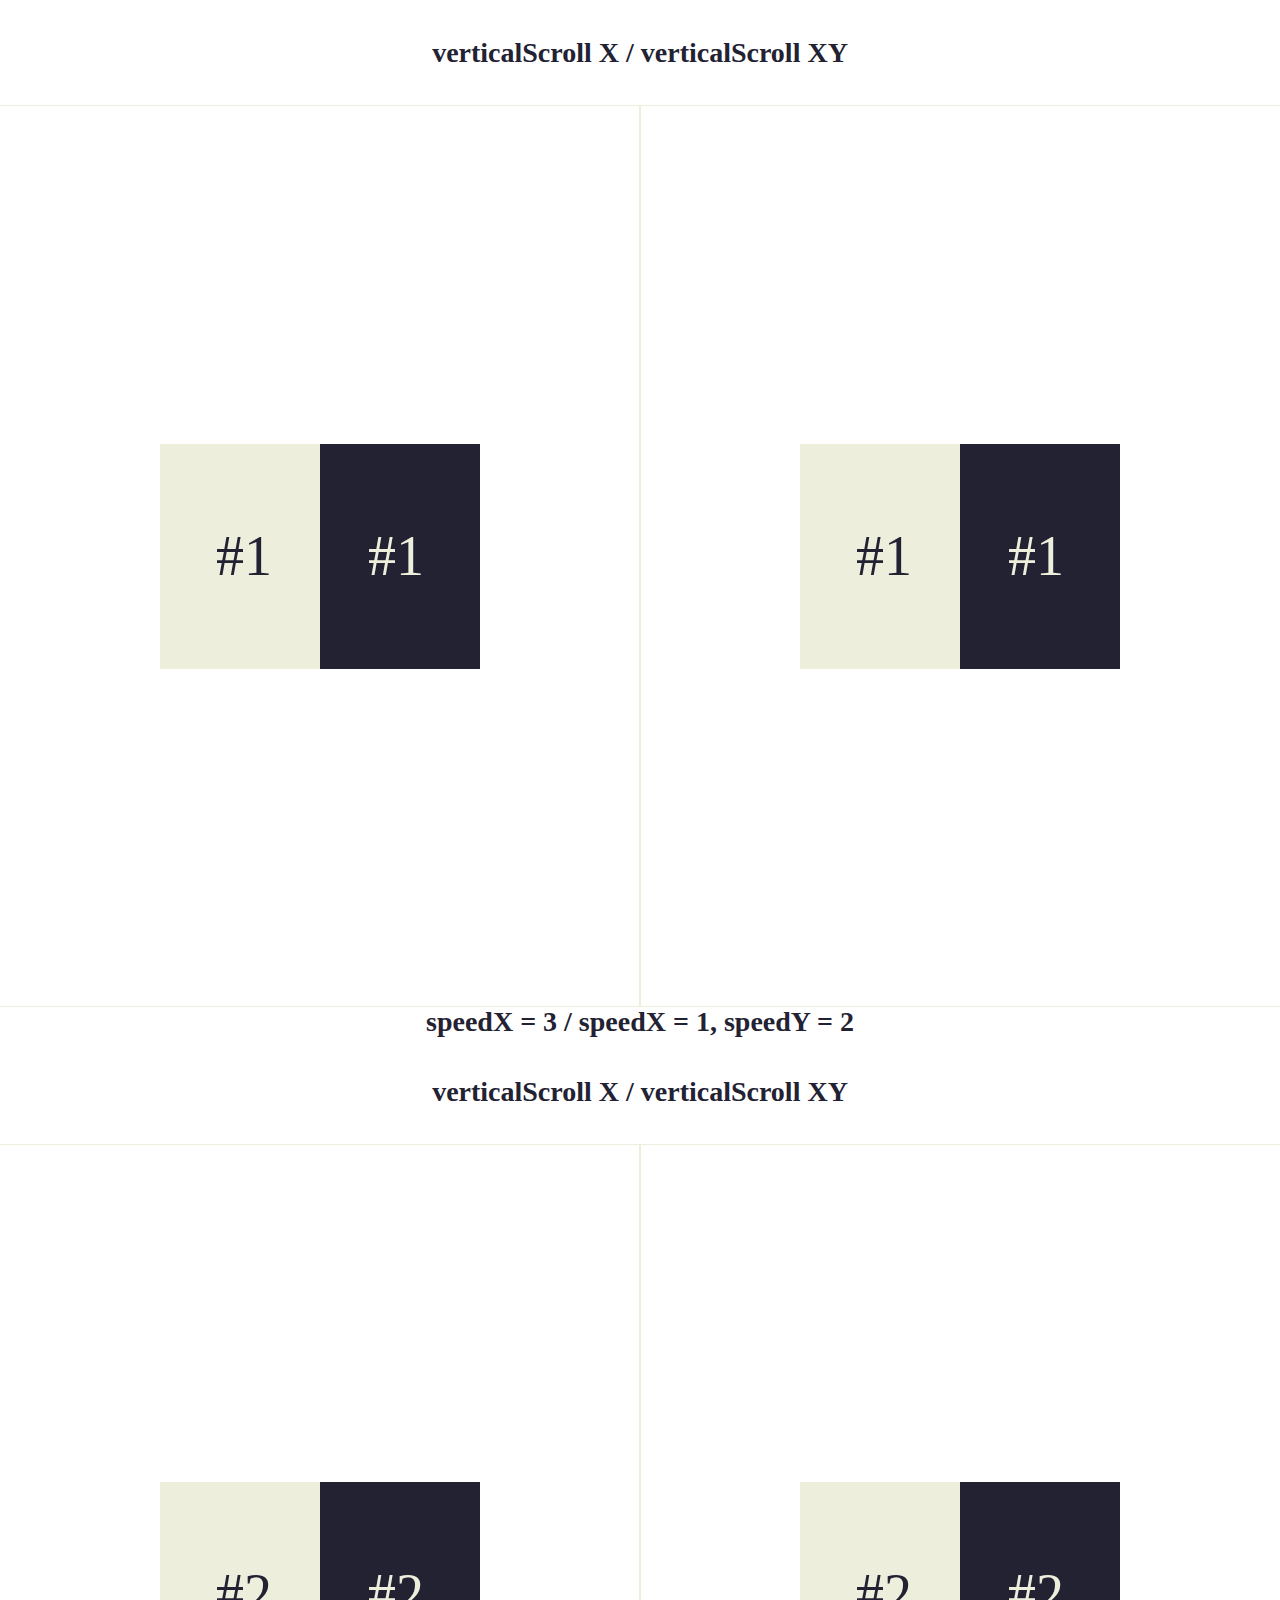
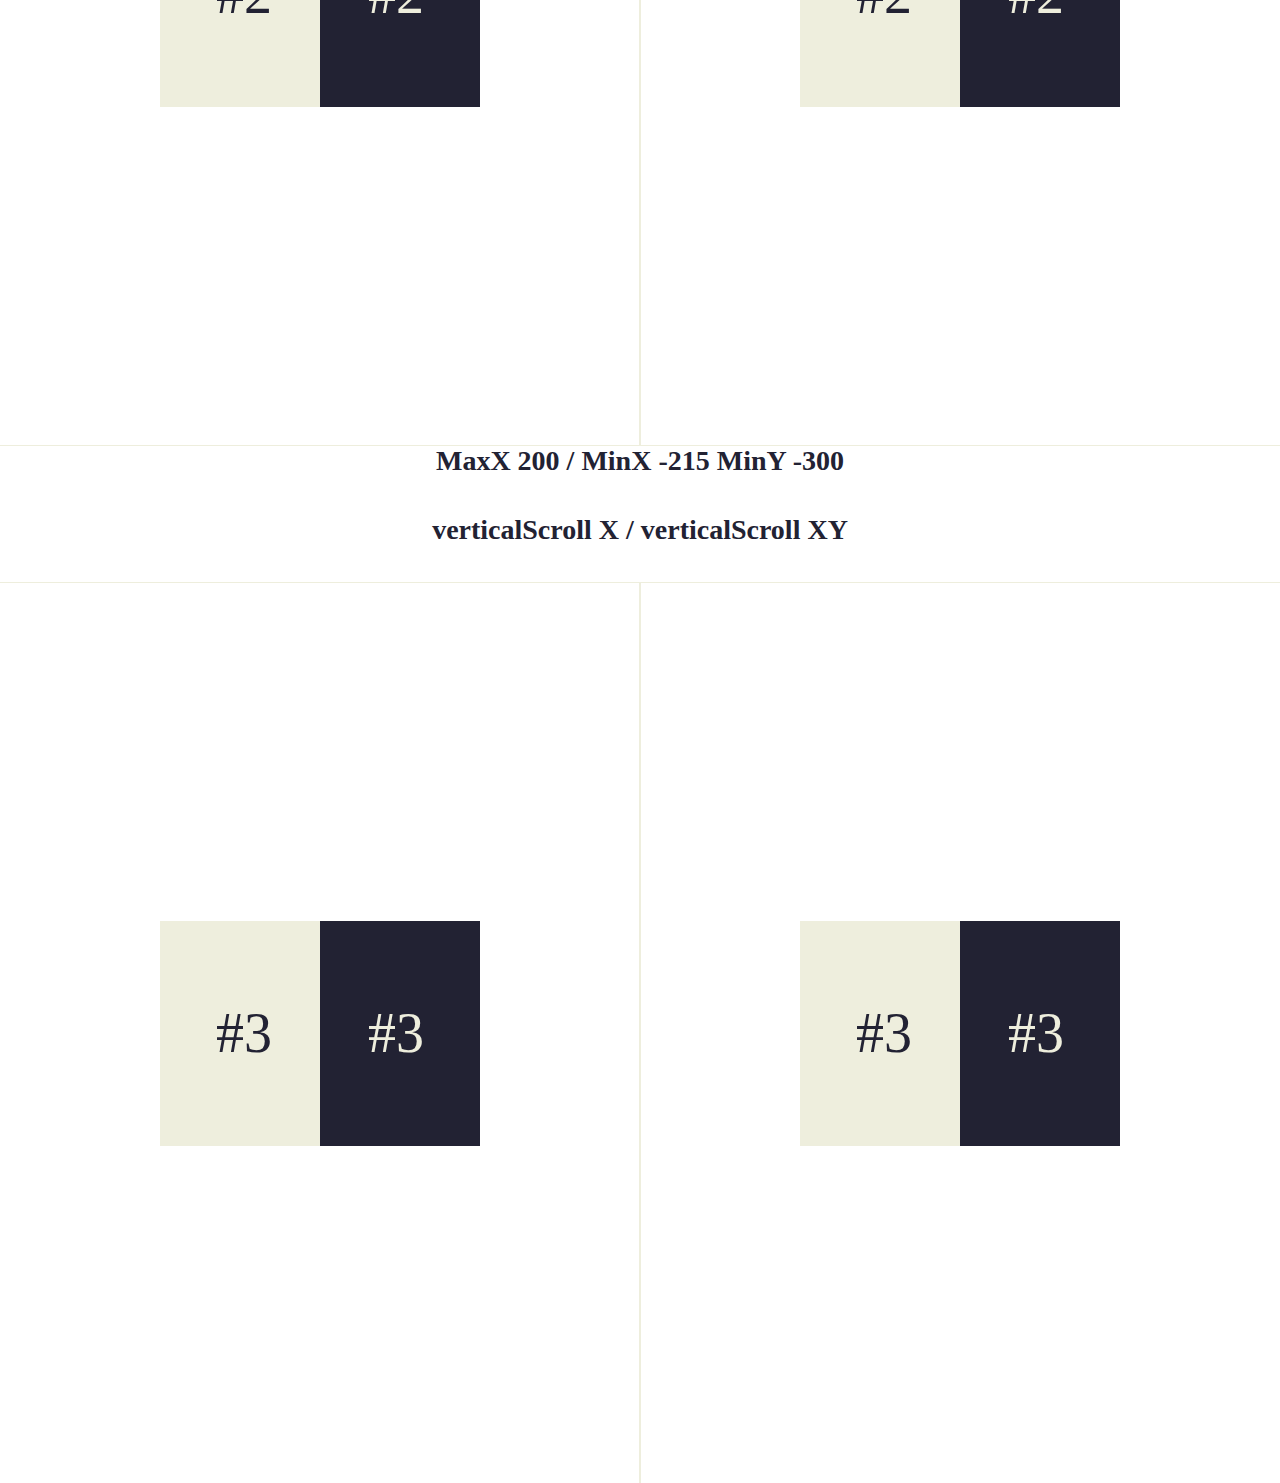
<file: landingpage/midkawebka/js/rellax-master/tests/directions.html>
<!DOCTYPE html>
<html lang="en">

<head>
    <meta charset="UTF-8">
    <meta name="viewport" content="width=device-width, initial-scale=1.0">
    <meta http-equiv="X-UA-Compatible" content="IE=edge">
    <title></title>
    <style>
        html,
        body {
            color: #223;
            font-size: 21pt;
            margin: 0;
            padding: 0;
        }

        nav {
            font-size: 21pt;
            line-height: 1.5em;
            position: fixed;
            bottom: 0;
            left: 0;
        }

        nav a {
            color: inherit;
        }

        .col {
            text-align: center;
            width: 50%;
            float: left;
            box-sizing: border-box;
        }

        h4 {
            text-align: center;
        }

        .container {
            outline: 1px solid #eed;
            font-size: 42pt;
            padding: 37.5vh 12.5vw;
        }

        .block {
            background: #223;
            color: #eed;
            line-height: 25vh;
            text-align: right;
            padding: 0 42pt;
            position: relative;
        }

        span {
            background: #eed;
            color: #223;
            line-height: 25vh;
            text-align: left;
            padding: 0 42pt;
            display: block;
            width: 50%;
            position: absolute;
            top: 0;
            left: 0;
            box-sizing: border-box;
        }

    </style>
</head>

<body>
    <h4>verticalScroll X / verticalScroll XY</h4>
    <section>
        <div class="col">
            <div class="container">
                <div class="block">#1<span class="rellax" data-rellax-vertical-scroll-axis="x">#1</span></div>
            </div>
        </div>
        <div class="col">
            <div class="container">
                <div class="block">#1<span class="rellax" data-rellax-vertical-scroll-axis="xy">#1</span></div>
            </div>
        </div>
    </section>

    <h4>speedX = 3 / speedX = 1, speedY = 2</h4>
    <h4>verticalScroll X / verticalScroll XY</h4>
    <section>
        <div class="col">
            <div class="container">
                <div class="block">#2<span class="rellax" data-rellax-horizontal-speed="3" data-rellax-vertical-scroll-axis="x">#2</span></div>
            </div>
        </div>
        <div class="col">
            <div class="container">
                <div class="block">#2<span class="rellax" data-rellax-horizontal-speed="1" data-rellax-vertical-speed="2" data-rellax-vertical-scroll-axis="xy">#2</span></div>
            </div>
        </div>
    </section>

    <h4>MaxX 200 / MinX -215 MinY -300</h4>
    <h4>verticalScroll X / verticalScroll XY</h4>
    <section>
        <div class="col">
            <div class="container">
                <div class="block">#3<span class="rellax" data-rellax-vertical-scroll-axis="x" data-rellax-max-x="200">#3</span></div>
            </div>
        </div>
        <div class="col">
            <div class="container">
                <div class="block">#3<span class="rellax" data-rellax-speed="2" data-rellax-vertical-scroll-axis="xy" data-rellax-min-x="-215" data-rellax-min-y="-300">#3</span></div>
            </div>
        </div>
    </section>

    <!-- Scripts -->
    <script src="../rellax.js"></script>
    <script>
        var rellax = new Rellax('.rellax', {
            horizontal: true,
        });

    </script>
</body>

</html>
</file>
<file: genpassword/style.css>
@import url('https://fonts.googleapis.com/css2?family=Roboto:wght@500&display=swap');
*{
  margin: 0;
  padding: 0;
  box-sizing: border-box;
  font-family: 'Roboto', sans-serif;
  color: rgb(217, 233, 241);
  transition: 0.5s all;
}

body{
  height: 100vh;
  display: grid;
  place-items: center;
  background: rgb(14, 36, 49);
}

.main{
  height: 90%;
  width: 50%;
  background: rgb(174, 210, 231);
  border: 6px solid rgb(174, 210, 231);
  border-radius: 25px;
  box-shadow: 0.1px 4px 8px 2px rgba(255, 255, 255, 0.753);
  display: flex;
  align-items: center;
  justify-content: center;
  flex-direction: column;
}


.top{
  width: 80%;
  height: 80px;
  display: flex;
  align-items: center;
  justify-content: space-between;
}

#output{
  width: 66%;
  height: 100%;
  background: rgb(85, 116, 136);
  text-align: center;
  font-size: 22px;
  color: rgb(255, 255, 255);
  overflow-x: hidden;
  border-radius: 5px;
  border: none;
  outline: none;
}

.top button{
  width: 17%;
  height: 100%;
  cursor: pointer;
  border: none;
  outline: none;
  font-size: 20px;
  background: rgb(75, 102, 121);
  border-radius: 5px;
}

#char_num{
  padding: 10px;
  width: 15%;
  height: 100%;
  outline: none;
  border: none;
  font-size: 22px;
  background: rgb(85, 116, 136);
  border-radius: 5px;
  text-align: center;
}

#password_generate{
  width: 80%;
  height: 50px;
  cursor: pointer;
  border: none;
  font-size: 20px;
  outline: none;
  background: rgb(81, 93, 100);
  border-radius: 5px;
}

.options{
  width: 80%;
  padding: 20px 0;
  margin: 40px 0;
}

.options ul li{
  margin: 10px 0;
  width: 100%;
  height: 40px;
  display: flex;
  align-items: center;
  padding: 0 5px;
  background: rgb(85, 116, 136);
  border-radius: 5px;
}

/*.options ul li:hover{
   background:  rgb(14, 36, 49);
}*/

input[type=checkbox]{
  display: none;
}

.options ul li #icon{
  height: 20px;
  width: 20px;
  border-radius: 50%;
}

.options ul li label:not(:last-child){
  width: 95%;
  height: 100%;
  cursor: pointer;
  display: flex;
  align-items: center;
  text-transform: capitalize;
  font-size: 20px;
  padding: 0 0 0 10px;
}

input[type=checkbox]:checked ~ #icon{
  background: #ffffff;
}
</file>
<file: stpwatch/styles.css>
*,
*::after,
*::before {
  margin: 0;
  padding: 0;
  box-sizing: border-box;
}

html {
  font-size: 62.5%;
}

body {
  height: 100vh;
  background-color: rgb(13, 13, 13);
  font-family: "Lato", sans-serif, helvetica;
  font-weight: 300;
}

.u-display-none {
  display: none;
}

.u-push-right {
  float: right;
}

.heading {
  background-color: rgb(24, 24, 24);
  text-align: center;
  padding: 0.8rem;
  border-bottom: 2px solid rgb(28, 28, 28);
}

.heading h1 {
  font-size: 1.8rem;
  color: white;
}

.stopwatch-container {
  text-align: center;
  margin-top: 6rem;
}

.stopwatch {
  font-size: 12rem;
  color: #fff;
  font-weight: 100;
}

.actions {
  margin-top: 6rem;
  width: 50rem;
  position: absolute;
  left: 30%;
}


.btn {
  width: 10rem;
  height: 10rem;
  border-radius: 400px;
  font-size: 2rem;
  border: #fff;
  cursor: pointer;
  transition: all 0.1s;
}

.btn:active,
.btn:focus {
  outline: none;
}

.btn-default {
  background-color: rgb(94, 48, 48);
  color: #fff;
}

.btn-default:hover {
  background-color: rgb(134, 100, 100);
}

.btn-default:active, .btn-default:focus {
  background-color: rgb(63, 56, 56);
}

.btn-green {
  background-color: rgb(73, 197, 79);
  color: rgb(41, 95, 38);
}

.btn-green:hover {
  background-color: rgb(28, 40, 28);
}

.btn-green:active, .btn-green:focus {
  background-color: rgb(23, 33, 23);
}

.btn-red {
  background-color: rgb(57, 25, 22);
  color: rgb(226, 74, 59);
}

.btn-red:hover {
  background-color: rgb(116, 72, 67);
}

.btn-red:active,
.btn-red:focus {
  background-color: rgb(158, 71, 67);
}

.btn:disabled {
  background-color: rgb(20, 20, 20);
  color: rgb(140, 140, 140);
}
</file>
<file: vkdone/vkvk.css>
body {
    background-color: rgb(240, 236, 236);
}


#forInput {
    margin-left: 24px;
    padding-top: 4px;
    background-color: #4A76A8;
}
#logo {
    float: left;
    background-color: #4A76A8;
}
#afterLogo {
    float: left;
    background-color: #4A76A8;
}
#inputSearch {
    width: 230px;
    height: 28px;
    border-radius: 25px;
    background-color: #224B7A;
    margin-left: 130px;
    margin-bottom: 2px;
}

#mainBlock { 
        padding-top: 70px;
        width: 1200px;
        height: 1000px;
        top: 30px;
        margin-left: 50px;
        margin-right: 50px;
    }

#leftAligned {
    float: left;
    width: 60%;
    height: 960px;
}
#head1{
    text-align: center;
    font-size: 15px;  
    font-family: 'Lucida Grande', Tahoma, Verdana, Arial, sans-serif;
    font-weight: lighter;
}
#paragraph{
    text-align: center;
    font-size: 15px;  
    font-family: 'Lucida Grande', Tahoma, Verdana, Arial, sans-serif;
}

#images {
    margin-left: 180px;
    width:390px;
    height: 482px;
}
#img1 {
    height: 482px;
    float: left;
    margin-top: -10px;
}
#img2 {
    height: 482px;
    float: right;
    margin-left: -30px;
}

#rightAligned {
    width: 30%;
    height: 960px;
    margin-right: 20px;
    float: right;
}
#login {
    background-color: white;
    height: 190px;
    margin-bottom: 20px;
    border-radius: 10px;
    padding: 25px;
}
.size {
    width: 270px;
    height: 35px;
    margin-left: 15px;
    padding-left: 6px;
    margin-bottom: 15px;
    border: 1px  solid #626D7A;
    border-radius: 7px;
}
#logIn {
    width: 100px;
    height: 35px;
    text-align: center;
    background-color: #2A5885;
    border-radius: 5px;
    margin-top: 10px;
    margin-left: 15px;
    margin-right: 5px;
    color: white;
}

#signIn {
    background-color: white;
    height: 430px;
    margin-bottom: 20px;
    border-radius: 10px;
    padding: 25px;
}
#signUpTitle {
    text-align: center;
    margin-top: 4px;
}
#selectDay{
    width: 60px;
    height: 33.33px;
    margin-left: 15px;
    border-radius: 5px;
    border: 1px solid #626D7A;

}
#selectMonth{
    width: 112.5px;
    height: 33.33px;
    margin-left: 5px;
    border-radius: 5px;
    border: 1px solid #626D7A;
}
#selectYear{
    width: 82.5px;
    height: 33.33px;
    margin-left: 5px;
    border-radius: 5px;
    border: 1px solid #626D7A;
}
#button1 {
    margin-top: 15px;
    border-radius: 5px;
    margin-left: 15px;
    width: 270px;
    height: 35px;
    background-color: #3fa53f;
    margin-bottom: 15px;
    border: none;
    color: white;
}
#button2 {
    border-radius: 5px;
    margin-left: 15px;
    width: 270px;
    height: 35px;
    background-color: rgb(47, 121, 196);
    border: none;
    color: white;
}

#info {
    background-color: white;
    height: 100px;
    border-radius: 10px;
    text-align: center;
    padding: 15px;
}
</file>
<file: tictactoe_withbot/simple/main.css>
@import url('https://fonts.googleapis.com/css?family=Gothic+A1');

body {
  font-family: 'Gothic A1', sans-serif;
  font-size: 16px;
  background-color: rgb(168, 155, 155);
}

table {
  border-collapse: collapse;
}

td {
  border: 2px solid #555555;
  height: 100px;
  width: 100px;
  box-sizing: border-box;
  text-align: center;
  vertical-align: middle;
  font-size: 70px;
  cursor: pointer;
}

table tr:first-child td {
  border-top: 0;
}

table tr:last-child td {
  border-bottom: 0;
}

table tr td:first-child {
  border-left: 0;
}

table tr td:last-child {
  border-right: 0;
}

button {
  cursor: pointer;
  background-color: #333;
  color: #fff;
  border: 0;
  outline: 0;
  padding: 15px 30px;
  width: 300px;
  margin-top: 50px;
}

.end-game {
  padding: 30px;
  width: 300px;
  box-sizing: border-box;
  margin-top: 15px;
  background-color: #333;
  color: #fff;
  border: 0;
  border-left: 10px solid #9E9E9E;
}
</file>
<file: instaproject/project.css>
*,
*::before,
*::after{
    margin: 0;
    padding: 0;
    box-sizing: inherit;
}
html{
    font-size: 10px;
    box-sizing: border-box;

}
img{
    height: 100%;
    width: 100%;
    max-width: 100%;
}
a{
    text-decoration: none;
}
body{
    background-color: #fafafa;
}
#concon{
    width: 100%;
    height:100vh;
    display: flex;
    flex-direction: column;
    justify-content: space-between;
    padding-top: 10rem;
}
.container{
    width: 100%;
    max-width: 93.5rem;
    margin: 3rem auto 0;
}
#concon > .container{
    display: flex;
    padding: 0 8rem;
}
.tell{
    height: 55rem;
    background: url("tel.png") center no-repeat;
    flex: 1;
}

.action{
    width: 100%;
    max-width: 35rem;
    margin-top: 3rem;
}
.action form{
    background-color: #ffffff;
    border: 2px solid #eee;
    display: flex;
    flex-direction: column;
    padding: 2rem 4rem;
    text-align: center;
}
.logo img{
    width: 17.5rem;
    margin-bottom: 2.5rem;
}
.action form input{
    padding: .8rem;
    margin-bottom: .5rem;
    border: 2px solid #eee;
    border-radius: .4rem;
}
.loginbut{
    color: #ffffff;
    font-weight: bold;
    font-size: 1.4rem;
    border: none;
    border-radius: .4rem;
    margin: 1rem 0 1.5rem;
    height: 3rem;
    background-color: #3897f0;
    cursor: pointer;
}
.-or-{
    font-size: 1.3rem;
    color:#999999;
    position: relative;
    margin-bottom: 2.5rem;
}
.-or-::before,
.-or-::after{
    height: 1px;
    width: 40%;
    content: "";
    position: absolute;
    background-color: #eee;
    top:50%;
    transform: translateY(-50%);
}
.-or-::before{
    left: 0;
}
.-or-::after{
    right: 0;
}
.face{
    font-weight: bold;
    color:#385185;
    margin-bottom: 2.5rem;
    font-size:1.4rem;
}
.face i{
    font-size: 2rem;
    margin-right: .9rem;
}
.password-reset{
    font-size: 1.4rem;
    color: #909497;

}
.sign_up{
    text-align: center;
    font-size: 1.4rem;
    color: #262626;
    padding: 2rem 0;
    background-color: #fff;
    border: 2px solid #eeeeee;
    margin: 1rem 0;
}
.sign_up a{
    color: #3897f0;
    font-weight: bold;
}
.get-the-up{
    font-size: 1.4rem;
    text-align: center;
}
.get-the-up span{
    display: block;
    margin: 2rem 0;
    color:#262626;
}
.icons{
    width: 100%;
    display: flex;
    justify-content: center;
    margin-bottom: 10px;
    
}
.icons img{
    max-width: 16rem;
    cursor: grab;
    
}
.icons img:first-child{
    margin-right: 9px;
}

footer{
    padding: 5rem 0 ;
}

.footer .container{
    display: flex;
    justify-content: space-between;
    font-weight: bold;
    font-size: 1.1rem;
    flex-wrap: wrap;
    margin-top: 0;
}
.footer-nav ul{
    display: flex;
    list-style-position: outside;
    flex-wrap: wrap;
    list-style: none;
}
.footer-nav ul li{
    margin-right: 1.6rem;
    text-indent: -2em;
    margin-bottom:5px;
    margin-left: 20px;
    padding-left: 10px;
}
.footer-nav ul li a{
    color: #888a8b;
    padding-left: 2em;
    text-indent: -2em;
}
.note{
    color: #c0bdbd;
    margin-top: 10px;
    margin: inherit;
}


@media (max-width:900px){
    footer .container{
        padding: 0 2rem;
        justify-content: center;
    }
    .footer-nav ul{
        justify-content: center;
    }
     .footer-nav ul li{
         margin-bottom: 2rem;
     }
     .footer-nav ul li a{
         color: #888a8b;
     }
    .tell{
        display: none;
    }
    .action{
        margin: 0 auto;
    }
    
     
}

@media (max-width: 400px) {
    .sign_up{
        background-color: transparent;
        border: none;
        margin:4rem 0;
    }
    #concon{
        padding-top: 0;
    }
    .action form{
        background-color: transparent;
        border: none;
        padding:0 2rem;
    }
    footer{
        padding-bottom: 3rem;
    }
}
</file>
<file: landingpage/page.css>
@import url('https://fonts.googleapis.com/css?family=Poppins:400,500,600,700,800,900&display=swap');
*
{
    margin: 0;
    padding: 0;
    box-sizing: border-box;
    font-family: 'Poppins', sans-serif;
}
body
{
    display: flex;
    justify-content: center;
    align-items: center;
    min-height: 100vh;
    background: #FFDEAD;
}

.contcont
{
    display: flex;
    justify-content: center;
    align-items: center;
    max-width: 1200px;
    flex-wrap: wrap;
    padding: 40px 0;
}

.contcont .card
{
    position: relative;
    min-width: 320px;
    height: 440px;
    box-shadow: inset 5px 5px 5px rgb(0, 0, 0, 0.05),
                inset -5px -5px -5px rgb(255, 255, 255, 0.5),
                    5px 5px 5px rgb(0, 0, 0, 0.05),
                    -5px -5px 5px rgb(255, 255, 255, 0.5);
    border-radius: 15px;
    margin: 30px;
}

.contcont .card .box
{
    position: absolute;
    top: 20px;
    left: 20px;
    right: 20px;
    bottom: 20px;
    background: #FFFFFF;
    box-shadow: 0 10px 20px rgb(0, 0, 0, 0.1);
    border-radius: 15px;
    display: flex;
    justify-content: center;
    align-items: center;
}

.contcont .card:hover .box
{
    transform: translateY(-50px);
    box-shadow: 0 10px 40px rgb(0, 0, 0, 0.2);
    background: linear-gradient(45deg, #FFA500,#FF4500);

}

.contcont .card .box .content 
{
    padding: 20px;
    text-align: center;
}

.contcont .card .box .content h2
{
    position: absolute;
    top: -10px;
    right: 30px;
    font-size: 8em;
    color: rgb(0, 0, 0, 0.05);
    transition: 0.5s;
    pointer-events: none;
}

.contcont .card:hover .box .content h2
{
    color: rgba(0, 0, 0, 0.05);
}

.contcont .card .box .content h3
{
    font-size: 1.8em;
    color: #777;
    z-index: 1;
    transition: 0.5s;
}

.contcont .card:hover .box .content h3
{
    color: #FFFFFF;
}

.contcont .card .box .content p
{
    font-size: 1em;
    font-weight: 300;
    color: #777;
    z-index: 1;
    transition: 0.5s;
}

.contcont .card:hover .box .content p
{
    color: #FFFFFF;
}

.contcont .card .box .content a
{
    position: relative;
    display: inline-block;
    padding: 8px 20px;
    background: #1E90FF;
    margin-top: 15px;
    border-radius: 20px;
    color: #FFFFFF;
    text-decoration: none;
    font-weight: 400;
    box-shadow: 0 10px 20px rgba(0, 0, 0, 0.2);
}

.contcont .card:hover .box .content a
{
    background: #4169E1;
}

.intro {
    width: 100%;
    height: auto;
    background-size: cover;
    margin-bottom: 500px;
    text-align: center;
}

.intro_inner{
    text-align: center;
}

.container {
    padding: 20px;
    width: 50%;
    display: block;
    box-sizing: border-box;
}

.intro__suptitle {
  color: #381a05;
    font-size: 25px;
    margin-left: 250px;
    margin-top: -50px;
    font-family: 'Courier New', Courier, monospace;
    line-height: 1.5em;
    text-align: center;
}

.central__title {
    padding-top: 20px;
    font-size: 70px;
    margin-top: 100px;
    margin-left: 250px;
    font-family: 'Roboto', sans-serif;
    font-weight: 500;
    text-transform: uppercase;
    color: #381a05;
    line-height: 3em;
    text-align: center;
}

  
.fixed-nav-bar {
    position: fixed;
    top: 0;
    left: 0;
    right: 0;
    z-index: 9999;
    width: 100%;
    height: 50px;
    background-color: #FFFFFF;
  } 
  
  .content {
    margin-top: 20px;
  }
  

  .fixed-nav-bar li, .fixed-nav-bar a { 
    height: 50px;
    line-height: 50px;
  }
  .menu {
    width: 90%;
    max-width: 960px;
    margin: 0 auto;
  }
  .menu a, .menu a:visited {
    color: #080808;
  }
  .menu a:hover, .menu a:target {
    color: #070606;
  }
  .menu-items {
    display: inline-block;
  }
  .sitename {
    display: inline-block;
    margin-right: 20px;
    margin-left: 10px;
  }
  a.sitename, a:visited.sitename {
    color: black;
  }
  .menu-items li {
    display: inline-block;
    margin-right: 10px;
    margin-left: 10px;
  }
  .menu-items a {
    text-decoration: none;
  }
  .show, .hide {
    display: none;
    padding-left: 15px;
    background-color: transparent;
    background-repeat: no-repeat;
    background-position: center left;
    color: black;
  }
  .show {
    background-image: url(assets/down-arrow-icon.png);
  }
  .hide {
    background-image: url(assets/up-arrow-icon.png);
  }
  
  @media only screen and (max-width: 800px) {
    .menu { 
      position: relative;
      width: 100%;
    }
    .sitename {
      position: absolute;
      top: 0;
      left: 15px;
      margin-left: 0px;
    }
    .menu-items {
      display: none; 
      width: 100%;
      margin-top: 50px;
      background-color: #ffffff;
    }
    .menu-items li {
      display: block;
      text-align: center;
    }
    .show, .hide {  
      position: absolute;
      top: 0;
      right: 15px;
    }
    .show {
      display: inline-block;
    }
    .hide {
      display: none;
    }
    #menu:target .show {
      display: none;
    }
    #menu:target .hide, #menu:target .menu-items {
      display: inline-block;
    }
  }
  
  @media only screen and (max-width: 220px) {
    .sitename, .show, .hide {
      font-size: 14px;
    }
  }
</file>
<file: landingpage/midkawebka/js/rellax-master/css/main.css>
html,
body {
  margin: 0;
  padding: 0;
  font-family: "Source Sans Pro", sans-serif;
  text-rendering: optimizeLegibility;
  color: #222;
  /* overflow-x: hidden; */
}
h4 {
  font-size: 22px;
  margin-bottom: 28px;
}
p {
  font-size: 22px;
}
a,
a:active {
  text-decoration: none;
  color: #5000f1;
}

header h2 {
  font-size: 15px;
  font-weight: 900;
  letter-spacing: 0.15em;
  margin-top: 70px;
}
header a h2 {
  color: #222;
}
header a h2 span {
  transition: all 400ms cubic-bezier(0.68, -0.1, 0.265, 1.55);
}
header a:hover h2 span {
  color: #fff;
  margin-left: 10px;
}
header .white-block {
  margin-top: 20px;
  width: 46px;
  height: 6px;
  background: #fff;
}

header .title {
  margin-top: 80px;
}
header h1 {
  font-size: 96px;
  font-weight: 900;
  letter-spacing: 0.12em;
  margin: 0;
  margin-left: -6px;
}
header h1 span {
  display: inline-block;
  font-size: 20px;
  margin-top: 18px;
  vertical-align: top;
  letter-spacing: 0;
}
header .title a {
  display: inline-block;
  margin-top: 6px;
  margin-right: -70px;
  background: #222;
  padding: 26px 80px;
  color: #fff;
  border-radius: 12px;
  font-size: 26px;
  letter-spacing: 0.2em;
  transition: all 300ms cubic-bezier(0.68, -0.1, 0.265, 1.55);
}
header .title a:hover {
  margin-top: 12px;
  margin-right: -80px;
  padding: 20px 90px;
}
header h3 {
  font-size: 21px;
}

/*----------------------------------
  Background Grid
------------------------------------*/

.grid {
  position: fixed;
  width: 100%;
}
.grid-line {
  height: 100vh;
  border-left: 1px solid #ccc;
}

.fixed-top {
  position: absolute;
  width: 600px;
  height: 600px;
  background: #00f1c9;
  border-radius: 12px;
  z-index: -1;
  margin-top: -220px;
  margin-left: 100px;
}

/*----------------------------------
  Main
------------------------------------*/

/* .main {
  /* overflow: hidden; */

.section {
  position: relative;
}
section.san-francisco {
  margin-top: 100px;
}

.absolute {
  position: absolute;
  width: 100%;
  height: auto;
  margin-top: 100px;
}
.absolute.above {
  z-index: 2;
}
.absolute h2 {
  font-size: 140px;
  font-weight: 900;
  letter-spacing: -0.04em;
  color: #f0f0f0;
  z-index: -1;
}
.lg-green {
  width: 160px;
  height: 160px;
  background: #00f1c9;
  border-radius: 12px;
  margin-left: -80px;
  margin-top: 200px;
}
.sm-green {
  width: 60px;
  height: 60px;
  background: #00f1c9;
  border-radius: 12px;
  margin-left: -30px;
  margin-top: 400px;
}
.sm-purple {
  width: 60px;
  height: 60px;
  background: #5000f1;
  border-radius: 12px;
  margin-left: -30px;
  margin-top: 400px;
}
.xs-green {
  width: 60px;
  height: 60px;
  background: #00f1c9;
  border-radius: 12px;
  margin-left: -30px;
  margin-top: 400px;
}
.md-green {
  width: 120px;
  height: 120px;
  background: #00f1c9;
  border-radius: 12px;
  margin-left: -60px;
  margin-top: 10px;
}
.lg-purple {
  width: 80px;
  height: 80px;
  background: #5000f1;
  border-radius: 12px;
  margin-left: 57px;
  margin-top: 60px;
}

.date {
  margin-top: 400px;
  font-size: 48px;
  font-weight: 600;
  color: #5000f1;
}
.temp {
  margin-top: 200px;
  font-size: 280px;
  font-weight: 900;
  letter-spacing: -0.07em;
  color: #5000f1;
}

.text-editor {
  background: #222;
  padding: 60px 50px;
  border-radius: 12px;
}
code {
  text-align: left;
  padding: 0;
  font-size: 22px;
  background: none;
  border-radius: 0;
  color: #00f1c9;
}

.md-facebook {
  width: 60px;
  height: 60px;
  background: #5000f1;
  border-radius: 12px;
  margin-left: 68px;
  margin-top: 600px;
}
.md-twitter {
  width: 120px;
  height: 120px;
  background: #00f1c9;
  border-radius: 12px;
  margin-left: -60px;
  margin-top: 60px;
}
.md-dixonandmoe {
  width: 120px;
  height: 120px;
  background: #5000f1;
  border-radius: 12px;
  margin-left: -60px;
  margin-top: 760px;
}
.bt-green {
  width: 60px;
  height: 60px;
  background: #00f1c9;
  border-radius: 12px;
  margin-left: -30px;
  margin-top: 700px;
}
.bt-purple {
  width: 80px;
  height: 80px;
  background: #5000f1;
  border-radius: 12px;
  margin-left: 57px;
  margin-top: 600px;
}

.share {
  position: relative;
  top: 200px;
}
.share a {
  font-size: 34px;
}
.share a span {
  transition: all 400ms cubic-bezier(0.68, -0.1, 0.265, 1.55);
}
.share a:hover span {
  margin-left: 10px;
}

a.dam,
a.dam:hover,
a.dam:active,
a.dam:visited {
  color: #222;
}

span.comment {
  color: rgba(255, 255, 255, 0.4);
}
span.purple {
  color: #5000f1;
}
span.green {
  color: #a0f100;
}
span.white {
  color: #fff;
}
span.orange {
  color: orange;
}

/* -------------------------------------------------------------------------- */
/* =====================options-menu and documentation======================= */
/* -------------------------------------------------------------------------- */
h2.heading {
  font-size: 50px;
}
h3.heading {
  font-size: 27px;
  font-weight: bolder;
}

.documentation {
  margin-top: 8rem;
}
.options {
  border-radius: 12px;
  border: 1px solid #ccc;
  background-color: white;
  width: 90%;
  padding: 2.5rem;
  margin-top: 4rem;
  height: auto;
}
.options a {
  display: block;
}
.options-text {
  font-size: medium;
  text-transform: uppercase;
  letter-spacing: 0.1rem;
  margin: 1rem 0;
}
.options-text--margin {
  margin-top: 3rem;
}
.options-title {
  font-size: 24px;
  padding: 1rem 0;
  color: #222;
}
.sticky {
  position: sticky;
  top: 0;
  z-index: 4;
}
/* Style the active class (and buttons on mouse-over) */
.active {
  color: #5000f1;
}
.option:hover {
  color: #00f1c9;
}
html {
  scroll-behavior: smooth;
}

@keyframes fuzz /* Safari and Chrome */ {
  0% {
    opacity: 0;
  }
  40% {
    opacity: 0;
  }
  100% {
    /*-webkit-transform: scaleY(1);*/
    opacity: 1;
  }
}

@keyframes fuzz2 /* Safari and Chrome */ {
  0% {
    opacity: 0;
  }
  48% {
    opacity: 0;
  }
  100% {
    opacity: 1;
  }
}

@keyframes fuzz3 /* Safari and Chrome */ {
  0% {
    opacity: 0;
  }
  54% {
    opacity: 0;
  }
  100% {
    opacity: 1;
  }
}

@keyframes stretch /* Safari and Chrome */ {
  0% {
    -webkit-transform: scaleX(0);
    opacity: 0;
  }
  50% {
    -webkit-transform: scaleX(0);
    opacity: 1;
  }
  60% {
    -webkit-transform: scaleX(0);
  }
  100% {
    -webkit-transform: scaleX(1);
  }
}

@keyframes fadeInUp {
  0% {
    opacity: 0;
    -webkit-transform: translate3d(0, 20px, 0);
  }
  30% {
    opacity: 0;
  }

  100% {
    opacity: 1;
  }
}

/*----------------------------------
  Medium devices: iPad vertical
------------------------------------*/

@media (max-width: 991px) {
}

/*----------------------------------
  Small devices: iPhone 6+ and below
------------------------------------*/

@media (max-width: 767px) {
  .sticky {
    display: none;
  }
}

/*----------------------------------
  iPhone 6 & 6+ specific text bump
------------------------------------*/

@media (max-width: 991px) and (max-height: 736px) and (min-height: 481px) {
  .sticky {
    display: none;
  }
  p {
    text-align: justify;
  }
}
</file>
